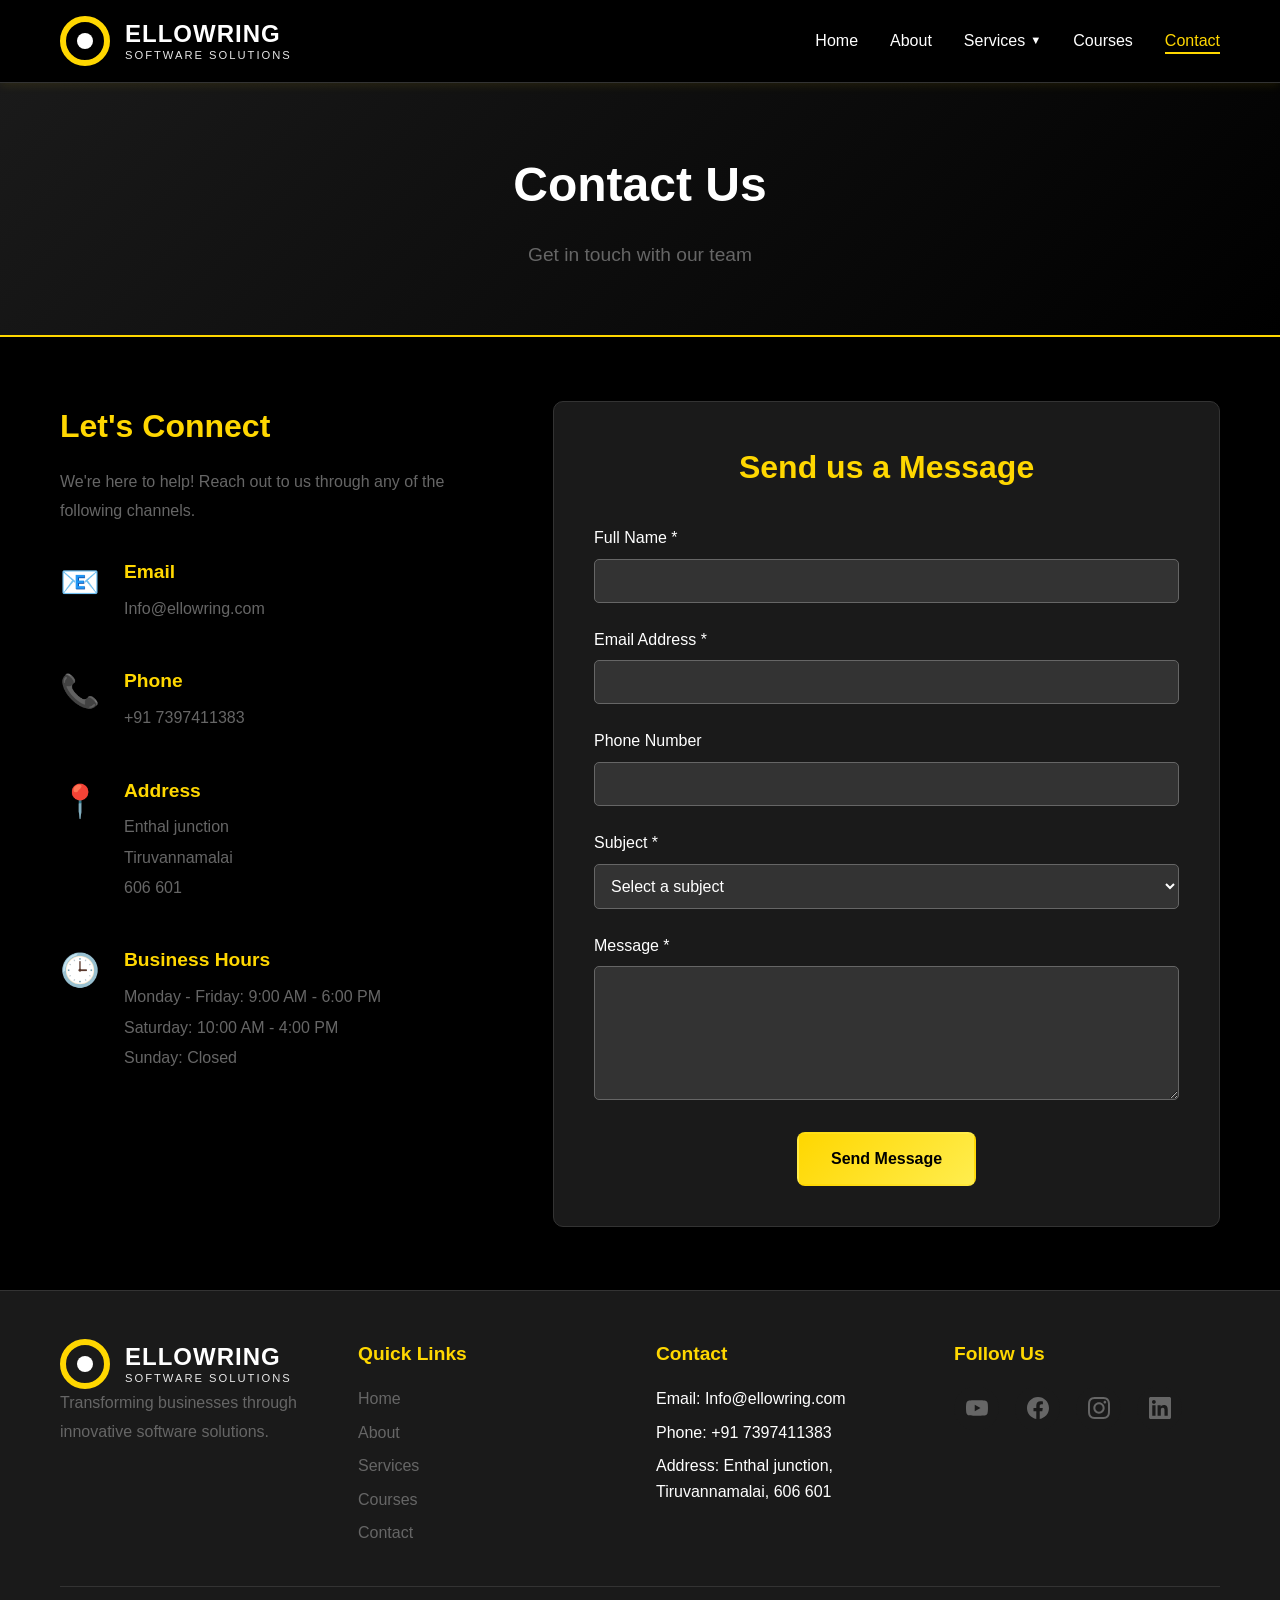
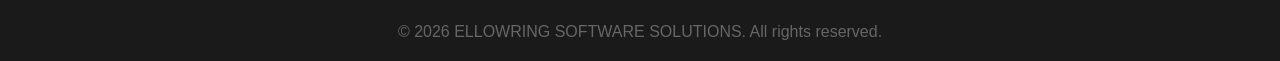
<file: contact.html>
<!DOCTYPE html>
<html lang="en">

<head>
    <meta charset="UTF-8">
    <meta name="viewport" content="width=device-width, initial-scale=1.0">
    <title>Contact - ELLOWRING SOFTWARE SOLUTIONS</title>
    <link rel="icon" type="image/svg+xml"
        href="data:image/svg+xml,%3Csvg xmlns='http://www.w3.org/2000/svg' viewBox='0 0 100 100'%3E%3Ccircle cx='50' cy='50' r='45' fill='none' stroke='%23FFD700' stroke-width='8'/%3E%3Ccircle cx='50' cy='50' r='12' fill='%23FFFFFF'/%3E%3C/svg%3E">
    <link rel="apple-touch-icon"
        href="data:image/svg+xml,%3Csvg xmlns='http://www.w3.org/2000/svg' viewBox='0 0 100 100'%3E%3Ccircle cx='50' cy='50' r='45' fill='none' stroke='%23FFD700' stroke-width='8'/%3E%3Ccircle cx='50' cy='50' r='12' fill='%23FFFFFF'/%3E%3C/svg%3E">
    <link rel="stylesheet" href="styles.css">
</head>

<body>
    <!-- Navigation -->
    <nav class="navbar">
        <div class="container">
            <div class="nav-wrapper">
                <div class="logo">
                    <div class="logo-icon">
                        <div class="logo-ring"></div>
                        <div class="logo-dot"></div>
                    </div>
                    <div class="logo-text">
                        <span class="logo-name">ELLOWRING</span>
                        <span class="logo-tagline">SOFTWARE SOLUTIONS</span>
                    </div>
                </div>
                <ul class="nav-menu" id="navMenu">
                    <li><a href="index.html">Home</a></li>
                    <li><a href="about.html">About</a></li>
                    <li class="dropdown">
                        <a href="services.html" class="dropdown-toggle">Services <span
                                class="dropdown-arrow">▼</span></a>
                        <ul class="dropdown-menu">
                            <li><a href="payroll-solution.html">Payroll Solution</a></li>
                            <li><a href="digital-marketing.html">Digital Marketing</a></li>
                            <li><a href="software-development.html">Software Development Services</a></li>
                        </ul>
                    </li>
                    <li><a href="courses.html">Courses</a></li>
                    <li><a href="contact.html" class="active">Contact</a></li>
                </ul>

                <div class="hamburger" id="hamburger">
                    <span></span>
                    <span></span>
                    <span></span>
                </div>
            </div>
        </div>
    </nav>

    <!-- Page Header -->
    <section class="page-header">
        <div class="container">
            <h1>Contact Us</h1>
            <p>Get in touch with our team</p>
        </div>
    </section>

    <!-- Contact Content -->
    <section class="contact-content">
        <div class="container">
            <div class="contact-wrapper">
                <div class="contact-info">
                    <h2>Let's Connect</h2>
                    <p>We're here to help! Reach out to us through any of the following channels.</p>

                    <div class="contact-item">
                        <div class="contact-icon">📧</div>
                        <div>
                            <h3>Email</h3>
                            <p><a href="mailto:Info@ellowring.com"
                                    style="color: var(--light-gray); text-decoration: none; transition: color 0.3s;">Info@ellowring.com</a>
                            </p>
                        </div>
                    </div>

                    <div class="contact-item">
                        <div class="contact-icon">📞</div>
                        <div>
                            <h3>Phone</h3>
                            <p><a href="tel:+917397411383"
                                    style="color: var(--light-gray); text-decoration: none; transition: color 0.3s;">+91
                                    7397411383</a></p>
                        </div>
                    </div>

                    <div class="contact-item">
                        <div class="contact-icon">📍</div>
                        <div>
                            <h3>Address</h3>
                            <p>Enthal junction</p>
                            <p>Tiruvannamalai</p>
                            <p>606 601</p>
                        </div>
                    </div>

                    <div class="contact-item">
                        <div class="contact-icon">🕒</div>
                        <div>
                            <h3>Business Hours</h3>
                            <p>Monday - Friday: 9:00 AM - 6:00 PM</p>
                            <p>Saturday: 10:00 AM - 4:00 PM</p>
                            <p>Sunday: Closed</p>
                        </div>
                    </div>
                </div>

                <div class="contact-form-wrapper">
                    <form class="contact-form" id="contactForm">
                        <h2>Send us a Message</h2>

                        <div class="form-group">
                            <label for="name">Full Name *</label>
                            <input type="text" id="name" name="name" required>
                        </div>

                        <div class="form-group">
                            <label for="email">Email Address *</label>
                            <input type="email" id="email" name="email" required>
                        </div>

                        <div class="form-group">
                            <label for="phone">Phone Number</label>
                            <input type="tel" id="phone" name="phone">
                        </div>

                        <div class="form-group">
                            <label for="subject">Subject *</label>
                            <select id="subject" name="subject" required>
                                <option value="">Select a subject</option>
                                <option value="services">Services Inquiry</option>
                                <option value="courses">Course Information</option>
                                <option value="support">Technical Support</option>
                                <option value="partnership">Partnership</option>
                                <option value="other">Other</option>
                            </select>
                        </div>

                        <div class="form-group">
                            <label for="message">Message *</label>
                            <textarea id="message" name="message" rows="6" required></textarea>
                        </div>

                        <button type="submit" class="btn btn-primary">Send Message</button>
                        <div class="form-message" id="formMessage"></div>
                    </form>
                </div>
            </div>
        </div>
    </section>

    <!-- Footer -->
    <footer class="footer">
        <div class="container">
            <div class="footer-content">
                <div class="footer-section">
                    <div class="logo">
                        <div class="logo-icon">
                            <div class="logo-ring"></div>
                            <div class="logo-dot"></div>
                        </div>
                        <div class="logo-text">
                            <span class="logo-name">ELLOWRING</span>
                            <span class="logo-tagline">SOFTWARE SOLUTIONS</span>
                        </div>
                    </div>
                    <p>Transforming businesses through innovative software solutions.</p>
                </div>
                <div class="footer-section">
                    <h4>Quick Links</h4>
                    <ul>
                        <li><a href="index.html">Home</a></li>
                        <li><a href="about.html">About</a></li>
                        <li><a href="services.html">Services</a></li>
                        <li><a href="courses.html">Courses</a></li>
                        <li><a href="contact.html">Contact</a></li>
                    </ul>
                </div>
                <div class="footer-section">
                    <h4>Contact</h4>
                    <ul>
                        <li>Email: Info@ellowring.com</li>
                        <li>Phone: +91 7397411383</li>
                        <li>Address: Enthal junction, Tiruvannamalai, 606 601</li>
                    </ul>
                </div>
                <div class="footer-section">
                    <h4>Follow Us</h4>
                    <div class="social-icons">
                        <a href="https://youtube.com/@ellowring?si=FWmBv9vpMWYJ-o67" target="_blank"
                            rel="noopener noreferrer" aria-label="YouTube">
                            <svg xmlns="http://www.w3.org/2000/svg" viewBox="0 0 24 24" fill="currentColor">
                                <path
                                    d="M23.498 6.186a3.016 3.016 0 0 0-2.122-2.136C19.505 3.545 12 3.545 12 3.545s-7.505 0-9.377.505A3.017 3.017 0 0 0 .502 6.186C0 8.07 0 12 0 12s0 3.93.502 5.814a3.016 3.016 0 0 0 2.122 2.136c1.871.505 9.376.505 9.376.505s7.505 0 9.377-.505a3.015 3.015 0 0 0 2.122-2.136C24 15.93 24 12 24 12s0-3.93-.502-5.814zM9.545 15.568V8.432L15.818 12l-6.273 3.568z" />
                            </svg>
                        </a>
                        <a href="https://www.facebook.com/share/17itfBP66S/" target="_blank" rel="noopener noreferrer"
                            aria-label="Facebook">
                            <svg xmlns="http://www.w3.org/2000/svg" viewBox="0 0 24 24" fill="currentColor">
                                <path
                                    d="M24 12.073c0-6.627-5.373-12-12-12s-12 5.373-12 12c0 5.99 4.388 10.954 10.125 11.854v-8.385H7.078v-3.47h3.047V9.43c0-3.007 1.792-4.669 4.533-4.669 1.312 0 2.686.235 2.686.235v2.953H15.83c-1.491 0-1.956.925-1.956 1.874v2.25h3.328l-.532 3.47h-2.796v8.385C19.612 23.027 24 18.062 24 12.073z" />
                            </svg>
                        </a>
                        <a href="https://www.instagram.com/ellowringsoftwaresolutions?igsh=Y29sdm04NjNkdWFm"
                            target="_blank" rel="noopener noreferrer" aria-label="Instagram">
                            <svg xmlns="http://www.w3.org/2000/svg" viewBox="0 0 24 24" fill="currentColor">
                                <path
                                    d="M12 2.163c3.204 0 3.584.012 4.85.07 3.252.148 4.771 1.691 4.919 4.919.058 1.265.069 1.645.069 4.849 0 3.205-.012 3.584-.069 4.849-.149 3.225-1.664 4.771-4.919 4.919-1.266.058-1.644.07-4.85.07-3.204 0-3.584-.012-4.849-.07-3.26-.149-4.771-1.699-4.919-4.92-.058-1.265-.07-1.644-.07-4.849 0-3.204.013-3.583.07-4.849.149-3.227 1.664-4.771 4.919-4.919 1.266-.057 1.645-.069 4.849-.069zm0-2.163c-3.259 0-3.667.014-4.947.072-4.358.2-6.78 2.618-6.98 6.98-.059 1.281-.073 1.689-.073 4.948 0 3.259.014 3.668.072 4.948.2 4.358 2.618 6.78 6.98 6.98 1.281.058 1.689.072 4.948.072 3.259 0 3.668-.014 4.948-.072 4.354-.2 6.782-2.618 6.979-6.98.059-1.28.073-1.689.073-4.948 0-3.259-.014-3.667-.072-4.947-.196-4.354-2.617-6.78-6.979-6.98-1.281-.059-1.69-.073-4.949-.073zm0 5.838c-3.403 0-6.162 2.759-6.162 6.162s2.759 6.163 6.162 6.163 6.162-2.759 6.162-6.163c0-3.403-2.759-6.162-6.162-6.162zm0 10.162c-2.209 0-4-1.79-4-4 0-2.209 1.791-4 4-4s4 1.791 4 4c0 2.21-1.791 4-4 4zm6.406-11.845c-.796 0-1.441.645-1.441 1.44s.645 1.44 1.441 1.44c.795 0 1.439-.645 1.439-1.44s-.644-1.44-1.439-1.44z" />
                            </svg>
                        </a>
                        <a href="https://www.linkedin.com/company/ellowring-software-solutions/" target="_blank"
                            rel="noopener noreferrer" aria-label="LinkedIn">
                            <svg xmlns="http://www.w3.org/2000/svg" viewBox="0 0 24 24" fill="currentColor">
                                <path
                                    d="M20.447 20.452h-3.554v-5.569c0-1.328-.027-3.037-1.852-3.037-1.853 0-2.136 1.445-2.136 2.939v5.667H9.351V9h3.414v1.561h.046c.477-.9 1.637-1.85 3.37-1.85 3.601 0 4.267 2.37 4.267 5.455v6.286zM5.337 7.433c-1.144 0-2.063-.926-2.063-2.065 0-1.138.92-2.063 2.063-2.063 1.14 0 2.064.925 2.064 2.063 0 1.139-.925 2.065-2.064 2.065zm1.782 13.019H3.555V9h3.564v11.452zM22.225 0H1.771C.792 0 0 .774 0 1.729v20.542C0 23.227.792 24 1.771 24h20.451C23.2 24 24 23.227 24 22.271V1.729C24 .774 23.2 0 22.222 0h.003z" />
                            </svg>
                        </a>
                    </div>
                </div>
            </div>
            <div class="footer-bottom">
                <p>&copy; 2026 ELLOWRING SOFTWARE SOLUTIONS. All rights reserved.</p>
            </div>
        </div>
    </footer>


    <script src="script.js"></script>
</body>

</html>
</file>
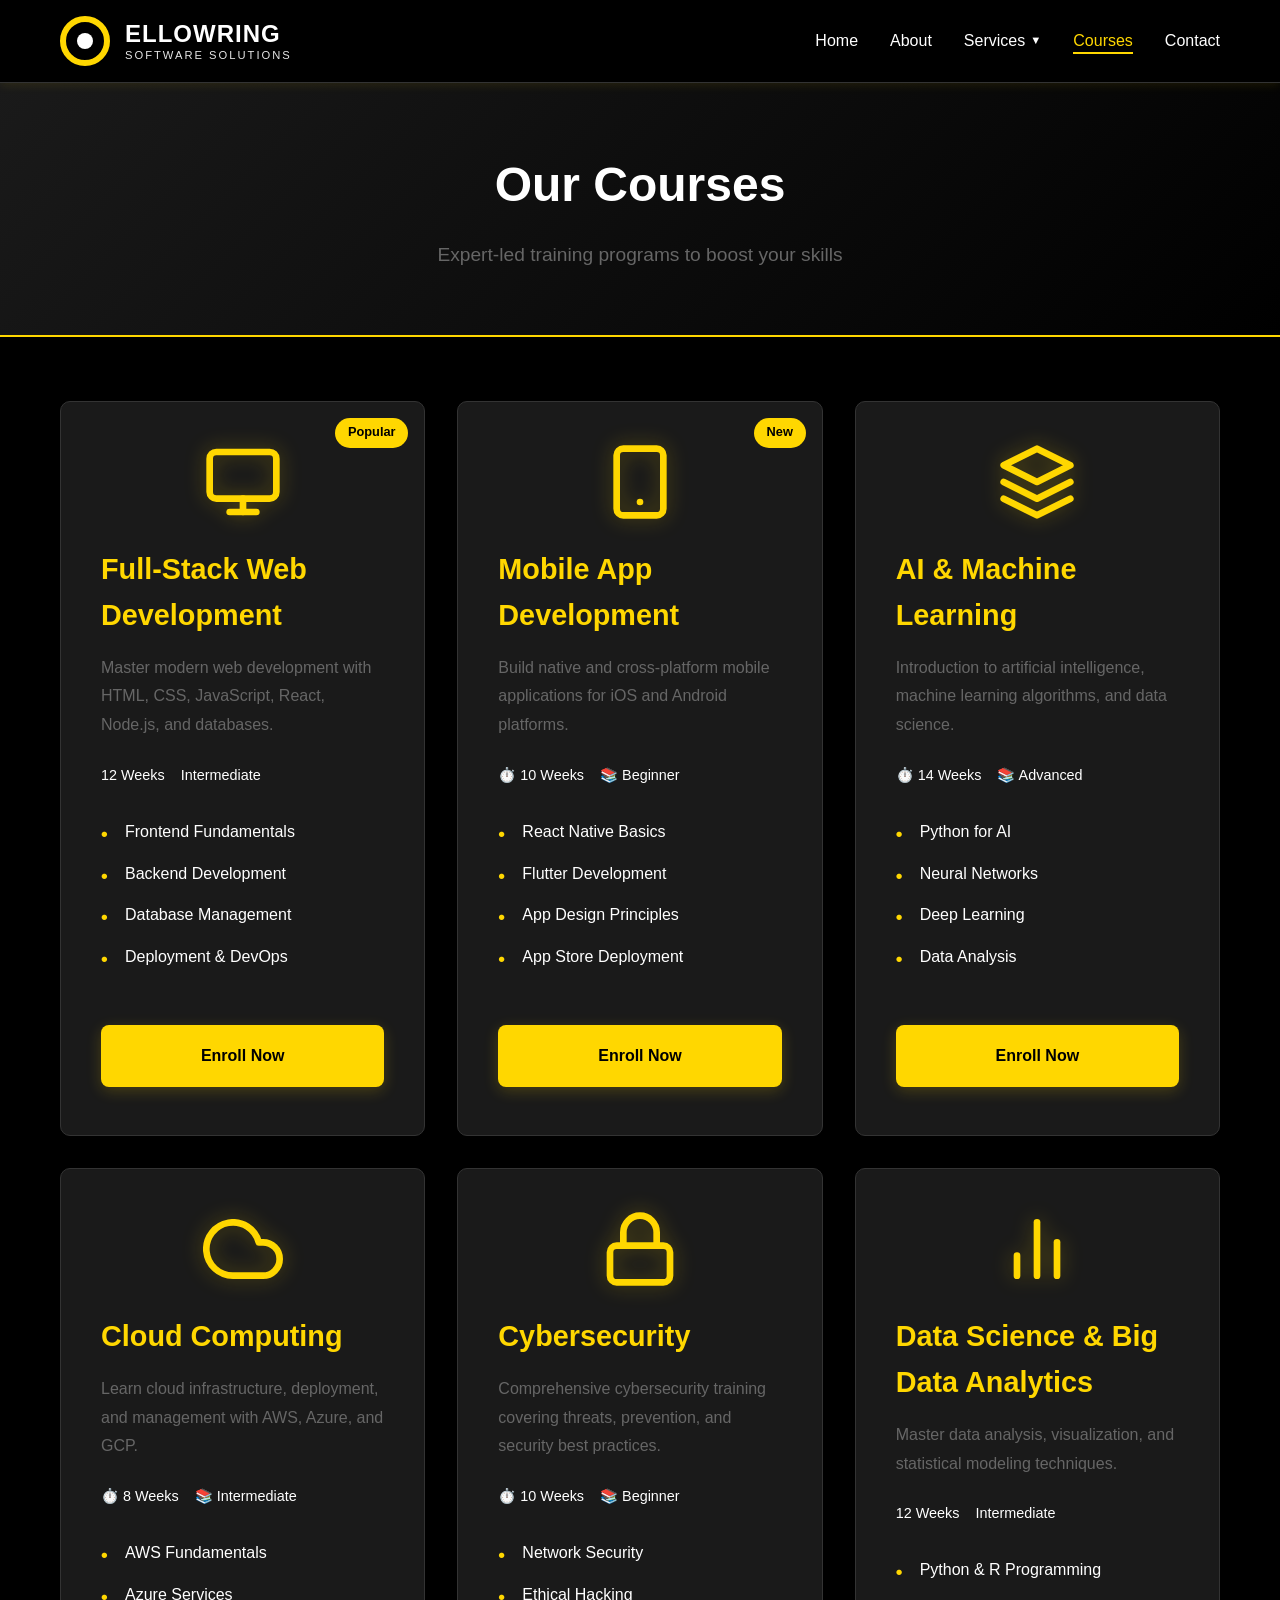
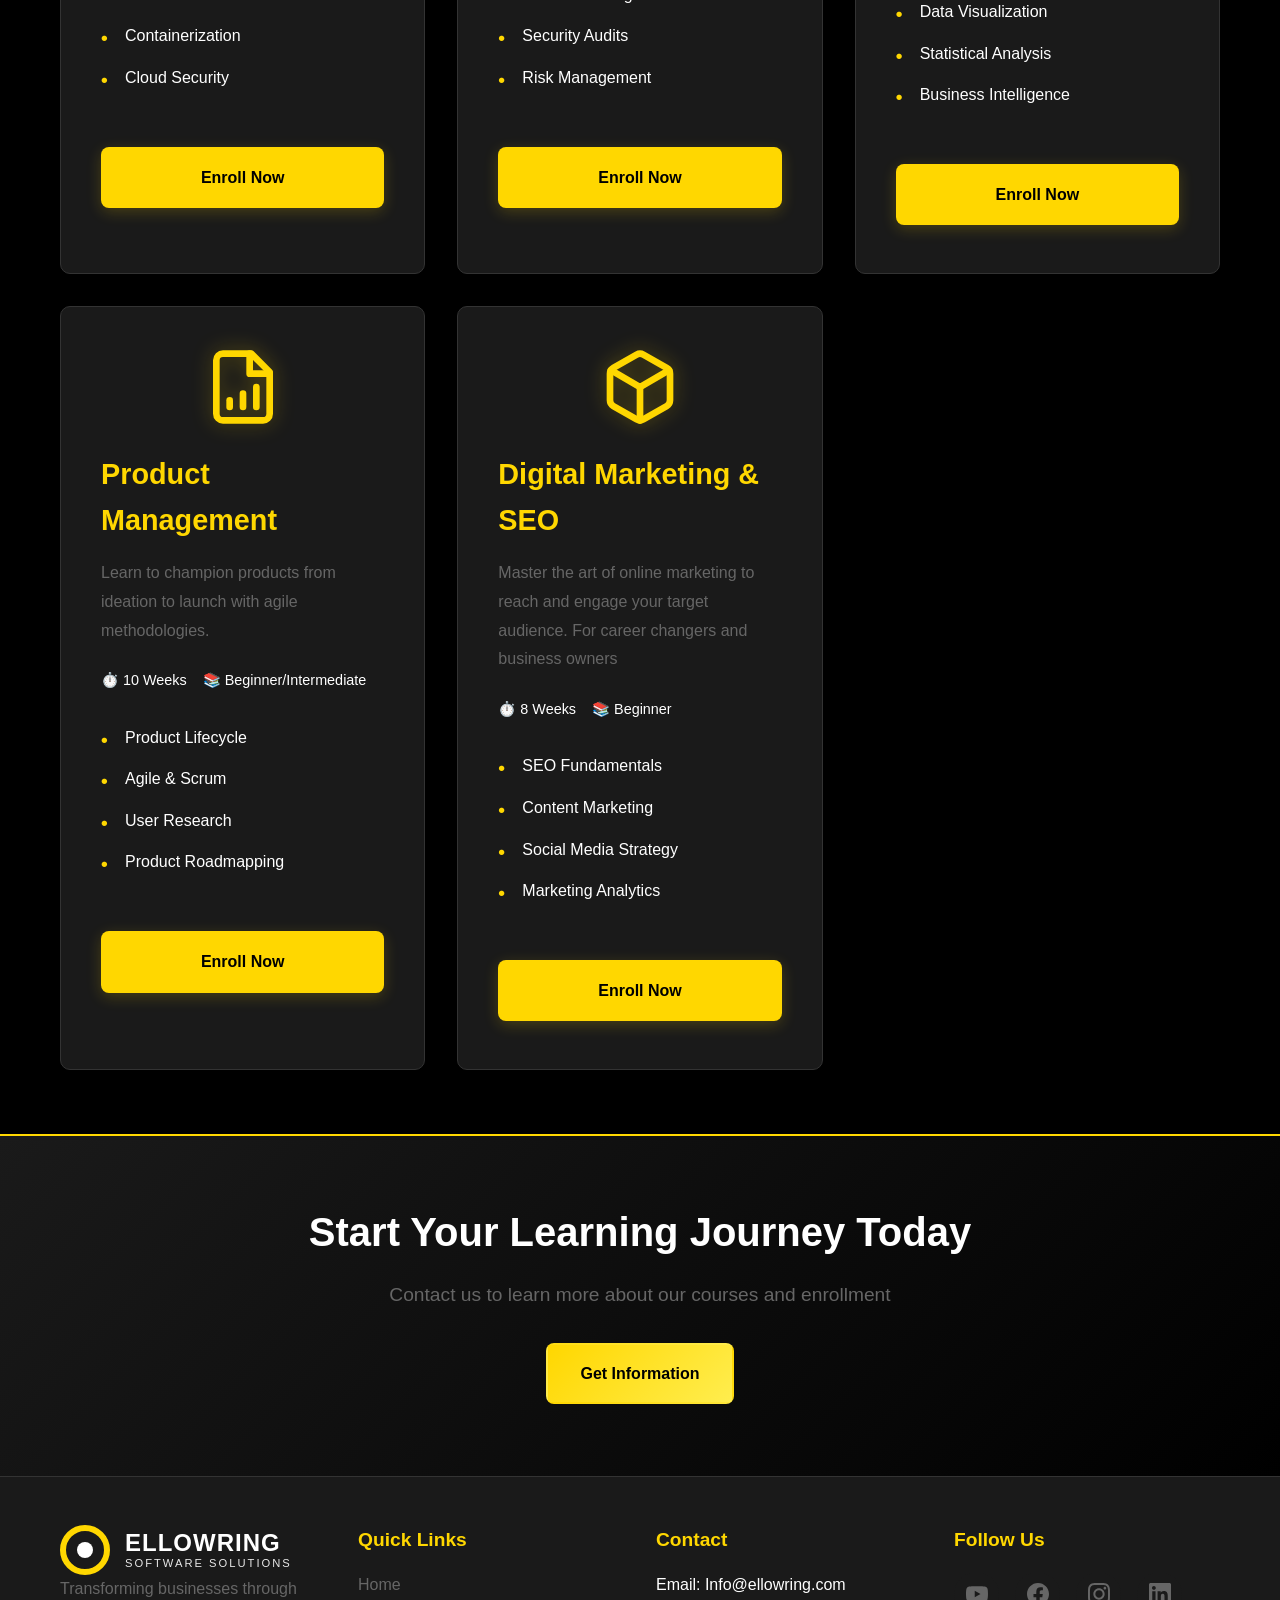
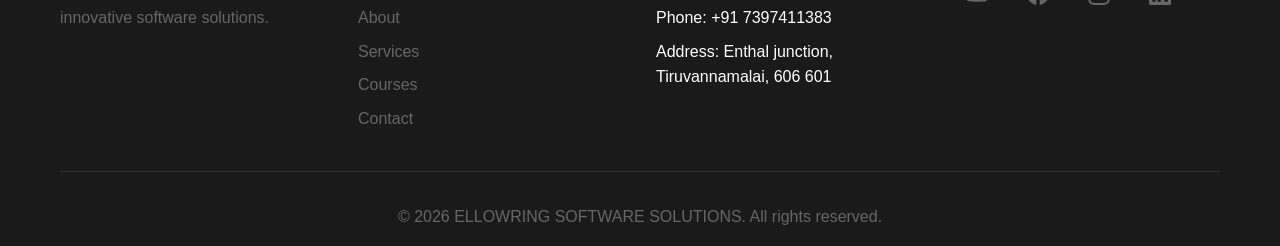
<file: courses.html>
<!DOCTYPE html>
<html lang="en">

<head>
    <meta charset="UTF-8">
    <meta name="viewport" content="width=device-width, initial-scale=1.0">
    <title>Courses - ELLOWRING SOFTWARE SOLUTIONS</title>
    <link rel="icon" type="image/svg+xml"
        href="data:image/svg+xml,%3Csvg xmlns='http://www.w3.org/2000/svg' viewBox='0 0 100 100'%3E%3Ccircle cx='50' cy='50' r='45' fill='none' stroke='%23FFD700' stroke-width='8'/%3E%3Ccircle cx='50' cy='50' r='12' fill='%23FFFFFF'/%3E%3C/svg%3E">
    <link rel="apple-touch-icon"
        href="data:image/svg+xml,%3Csvg xmlns='http://www.w3.org/2000/svg' viewBox='0 0 100 100'%3E%3Ccircle cx='50' cy='50' r='45' fill='none' stroke='%23FFD700' stroke-width='8'/%3E%3Ccircle cx='50' cy='50' r='12' fill='%23FFFFFF'/%3E%3C/svg%3E">
    <link rel="stylesheet" href="styles.css">
</head>

<body>
    <!-- Navigation -->
    <nav class="navbar">
        <div class="container">
            <div class="nav-wrapper">
                <div class="logo">
                    <div class="logo-icon">
                        <div class="logo-ring"></div>
                        <div class="logo-dot"></div>
                    </div>
                    <div class="logo-text">
                        <span class="logo-name">ELLOWRING</span>
                        <span class="logo-tagline">SOFTWARE SOLUTIONS</span>
                    </div>
                </div>
                <ul class="nav-menu" id="navMenu">
                    <li><a href="index.html">Home</a></li>
                    <li><a href="about.html">About</a></li>
                    <li class="dropdown">
                        <a href="services.html" class="dropdown-toggle">Services <span
                                class="dropdown-arrow">▼</span></a>
                        <ul class="dropdown-menu">
                            <li><a href="payroll-solution.html">Payroll Solution</a></li>
                            <li><a href="digital-marketing.html">Digital Marketing</a></li>
                            <li><a href="software-development.html">Software Development Services</a></li>
                        </ul>
                    </li>
                    <li><a href="courses.html" class="active">Courses</a></li>
                    <li><a href="contact.html">Contact</a></li>
                </ul>

                <div class="hamburger" id="hamburger">
                    <span></span>
                    <span></span>
                    <span></span>
                </div>
            </div>
        </div>
    </nav>

    <!-- Page Header -->
    <section class="page-header">
        <div class="container">
            <h1>Our Courses</h1>
            <p>Expert-led training programs to boost your skills</p>
        </div>
    </section>

    <!-- Courses Content -->
    <section class="courses-content">
        <div class="container">
            <div class="courses-grid">
                <div class="course-card">
                    <div class="course-badge">Popular</div>
                    <div class="course-icon">
                        <svg xmlns="http://www.w3.org/2000/svg" viewBox="0 0 24 24" fill="none" stroke="currentColor"
                            stroke-width="2" stroke-linecap="round" stroke-linejoin="round">
                            <rect x="2" y="3" width="20" height="14" rx="2" ry="2" />
                            <line x1="8" y1="21" x2="16" y2="21" />
                            <line x1="12" y1="17" x2="12" y2="21" />
                        </svg>
                    </div>
                    <h3>Full-Stack Web Development</h3>
                    <p class="course-description">Master modern web development with HTML, CSS, JavaScript, React,
                        Node.js, and databases.</p>
                    <div class="course-info">
                        <span class="course-duration">12 Weeks</span>
                        <span class="course-level">Intermediate</span>
                    </div>
                    <ul class="course-topics">
                        <li>Frontend Fundamentals</li>
                        <li>Backend Development</li>
                        <li>Database Management</li>
                        <li>Deployment & DevOps</li>
                    </ul>
                    <a href="contact.html" class="btn btn-course">Enroll Now</a>
                </div>

                <div class="course-card">
                    <div class="course-badge">New</div>
                    <div class="course-icon">
                        <svg xmlns="http://www.w3.org/2000/svg" viewBox="0 0 24 24" fill="none" stroke="currentColor"
                            stroke-width="2" stroke-linecap="round" stroke-linejoin="round">
                            <rect x="5" y="2" width="14" height="20" rx="2" ry="2" />
                            <line x1="12" y1="18" x2="12" y2="18" />
                        </svg>
                    </div>
                    <h3>Mobile App Development</h3>
                    <p class="course-description">Build native and cross-platform mobile applications for iOS and
                        Android platforms.</p>
                    <div class="course-info">
                        <span class="course-duration">⏱️ 10 Weeks</span>
                        <span class="course-level">📚 Beginner</span>
                    </div>
                    <ul class="course-topics">
                        <li>React Native Basics</li>
                        <li>Flutter Development</li>
                        <li>App Design Principles</li>
                        <li>App Store Deployment</li>
                    </ul>
                    <a href="contact.html" class="btn btn-course">Enroll Now</a>
                </div>

                <div class="course-card">
                    <div class="course-icon">
                        <svg xmlns="http://www.w3.org/2000/svg" viewBox="0 0 24 24" fill="none" stroke="currentColor"
                            stroke-width="2" stroke-linecap="round" stroke-linejoin="round">
                            <path d="M12 2L2 7l10 5 10-5-10-5z" />
                            <path d="M2 17l10 5 10-5" />
                            <path d="M2 12l10 5 10-5" />
                        </svg>
                    </div>
                    <h3>AI & Machine Learning</h3>
                    <p class="course-description">Introduction to artificial intelligence, machine learning algorithms,
                        and data science.</p>
                    <div class="course-info">
                        <span class="course-duration">⏱️ 14 Weeks</span>
                        <span class="course-level">📚 Advanced</span>
                    </div>
                    <ul class="course-topics">
                        <li>Python for AI</li>
                        <li>Neural Networks</li>
                        <li>Deep Learning</li>
                        <li>Data Analysis</li>
                    </ul>
                    <a href="contact.html" class="btn btn-course">Enroll Now</a>
                </div>

                <div class="course-card">
                    <div class="course-icon">
                        <svg xmlns="http://www.w3.org/2000/svg" viewBox="0 0 24 24" fill="none" stroke="currentColor"
                            stroke-width="2" stroke-linecap="round" stroke-linejoin="round">
                            <path d="M18 10h-1.26A8 8 0 1 0 9 20h9a5 5 0 0 0 0-10z" />
                        </svg>
                    </div>
                    <h3>Cloud Computing</h3>
                    <p class="course-description">Learn cloud infrastructure, deployment, and management with AWS,
                        Azure, and GCP.</p>
                    <div class="course-info">
                        <span class="course-duration">⏱️ 8 Weeks</span>
                        <span class="course-level">📚 Intermediate</span>
                    </div>
                    <ul class="course-topics">
                        <li>AWS Fundamentals</li>
                        <li>Azure Services</li>
                        <li>Containerization</li>
                        <li>Cloud Security</li>
                    </ul>
                    <a href="contact.html" class="btn btn-course">Enroll Now</a>
                </div>

                <div class="course-card">
                    <div class="course-icon">
                        <svg xmlns="http://www.w3.org/2000/svg" viewBox="0 0 24 24" fill="none" stroke="currentColor"
                            stroke-width="2" stroke-linecap="round" stroke-linejoin="round">
                            <rect x="3" y="11" width="18" height="11" rx="2" ry="2" />
                            <path d="M7 11V7a5 5 0 0 1 10 0v4" />
                        </svg>
                    </div>
                    <h3>Cybersecurity </h3>
                    <p class="course-description">Comprehensive cybersecurity training covering threats, prevention, and
                        security best practices.</p>
                    <div class="course-info">
                        <span class="course-duration">⏱️ 10 Weeks</span>
                        <span class="course-level">📚 Beginner</span>
                    </div>
                    <ul class="course-topics">
                        <li>Network Security</li>
                        <li>Ethical Hacking</li>
                        <li>Security Audits</li>
                        <li>Risk Management</li>
                    </ul>
                    <a href="contact.html" class="btn btn-course">Enroll Now</a>
                </div>

                <div class="course-card">
                    <div class="course-icon">
                        <svg xmlns="http://www.w3.org/2000/svg" viewBox="0 0 24 24" fill="none" stroke="currentColor"
                            stroke-width="2" stroke-linecap="round" stroke-linejoin="round">
                            <line x1="18" y1="20" x2="18" y2="10" />
                            <line x1="12" y1="20" x2="12" y2="4" />
                            <line x1="6" y1="20" x2="6" y2="14" />
                        </svg>
                    </div>
                    <h3>Data Science & Big Data Analytics</h3>
                    <p class="course-description">Master data analysis, visualization, and statistical modeling
                        techniques.</p>
                    <div class="course-info">
                        <span class="course-duration">12 Weeks</span>
                        <span class="course-level">Intermediate</span>
                    </div>
                    <ul class="course-topics">
                        <li>Python & R Programming</li>
                        <li>Data Visualization</li>
                        <li>Statistical Analysis</li>
                        <li>Business Intelligence</li>
                    </ul>
                    <a href="contact.html" class="btn btn-course">Enroll Now</a>
                </div>
                <div class="course-card">
                    <div class="course-icon">
                        <svg xmlns="http://www.w3.org/2000/svg" viewBox="0 0 24 24" fill="none" stroke="currentColor"
                            stroke-width="2" stroke-linecap="round" stroke-linejoin="round">
                            <path d="M14.5 2H6a2 2 0 0 0-2 2v16a2 2 0 0 0 2 2h12a2 2 0 0 0 2-2V7.5L14.5 2z" />
                            <polyline points="14 2 14 8 20 8" />
                            <path d="M12 18v-4" />
                            <path d="M8 18v-2" />
                            <path d="M16 18v-6" />
                        </svg>
                    </div>
                    <h3>Product Management</h3>
                    <p class="course-description">Learn to champion products from ideation to launch with agile
                        methodologies.</p>
                    <div class="course-info">
                        <span class="course-duration">⏱️ 10 Weeks</span>
                        <span class="course-level">📚 Beginner/Intermediate</span>
                    </div>
                    <ul class="course-topics">
                        <li>Product Lifecycle</li>
                        <li>Agile & Scrum</li>
                        <li>User Research</li>
                        <li>Product Roadmapping</li>
                    </ul>
                    <a href="contact.html" class="btn btn-course">Enroll Now</a>
                </div>

                <div class="course-card">
                    <div class="course-icon">
                        <svg xmlns="http://www.w3.org/2000/svg" viewBox="0 0 24 24" fill="none" stroke="currentColor"
                            stroke-width="2" stroke-linecap="round" stroke-linejoin="round">
                            <path
                                d="M21 16V8a2 2 0 0 0-1-1.73l-7-4a2 2 0 0 0-2 0l-7 4A2 2 0 0 0 3 8v8a2 2 0 0 0 1 1.73l7 4a2 2 0 0 0 2 0l7-4A2 2 0 0 0 21 16z" />
                            <polyline points="3.27 6.96 12 12.01 20.73 6.96" />
                            <line x1="12" y1="22.08" x2="12" y2="12" />
                        </svg>
                    </div>
                    <h3>Digital Marketing & SEO</h3>
                    <p class="course-description">Master the art of online marketing to reach and engage your target
                        audience. For career changers and business owners</p>
                    <div class="course-info">
                        <span class="course-duration">⏱️ 8 Weeks</span>
                        <span class="course-level">📚 Beginner</span>
                    </div>
                    <ul class="course-topics">
                        <li>SEO Fundamentals</li>
                        <li>Content Marketing</li>
                        <li>Social Media Strategy</li>
                        <li>Marketing Analytics</li>
                    </ul>
                    <a href="contact.html" class="btn btn-course">Enroll Now</a>
                </div>
            </div>
        </div>
    </section>

    <!-- CTA Section -->
    <section class="cta">
        <div class="container">
            <h2>Start Your Learning Journey Today</h2>
            <p>Contact us to learn more about our courses and enrollment</p>
            <a href="contact.html" class="btn btn-primary">Get Information</a>
        </div>
    </section>

    <!-- Footer -->
    <footer class="footer">
        <div class="container">
            <div class="footer-content">
                <div class="footer-section">
                    <div class="logo">
                        <div class="logo-icon">
                            <div class="logo-ring"></div>
                            <div class="logo-dot"></div>
                        </div>
                        <div class="logo-text">
                            <span class="logo-name">ELLOWRING</span>
                            <span class="logo-tagline">SOFTWARE SOLUTIONS</span>
                        </div>
                    </div>
                    <p>Transforming businesses through innovative software solutions.</p>
                </div>
                <div class="footer-section">
                    <h4>Quick Links</h4>
                    <ul>
                        <li><a href="index.html">Home</a></li>
                        <li><a href="about.html">About</a></li>
                        <li><a href="services.html">Services</a></li>
                        <li><a href="courses.html">Courses</a></li>
                        <li><a href="contact.html">Contact</a></li>
                    </ul>
                </div>
                <div class="footer-section">
                    <h4>Contact</h4>
                    <ul>
                        <li>Email: Info@ellowring.com</li>
                        <li>Phone: +91 7397411383</li>
                        <li>Address: Enthal junction, Tiruvannamalai, 606 601</li>
                    </ul>
                </div>
                <div class="footer-section">
                    <h4>Follow Us</h4>
                    <div class="social-icons">
                        <a href="https://youtube.com/@ellowring?si=FWmBv9vpMWYJ-o67" target="_blank"
                            rel="noopener noreferrer" aria-label="YouTube">
                            <svg xmlns="http://www.w3.org/2000/svg" viewBox="0 0 24 24" fill="currentColor">
                                <path
                                    d="M23.498 6.186a3.016 3.016 0 0 0-2.122-2.136C19.505 3.545 12 3.545 12 3.545s-7.505 0-9.377.505A3.017 3.017 0 0 0 .502 6.186C0 8.07 0 12 0 12s0 3.93.502 5.814a3.016 3.016 0 0 0 2.122 2.136c1.871.505 9.376.505 9.376.505s7.505 0 9.377-.505a3.015 3.015 0 0 0 2.122-2.136C24 15.93 24 12 24 12s0-3.93-.502-5.814zM9.545 15.568V8.432L15.818 12l-6.273 3.568z" />
                            </svg>
                        </a>
                        <a href="https://www.facebook.com/share/17itfBP66S/" target="_blank" rel="noopener noreferrer"
                            aria-label="Facebook">
                            <svg xmlns="http://www.w3.org/2000/svg" viewBox="0 0 24 24" fill="currentColor">
                                <path
                                    d="M24 12.073c0-6.627-5.373-12-12-12s-12 5.373-12 12c0 5.99 4.388 10.954 10.125 11.854v-8.385H7.078v-3.47h3.047V9.43c0-3.007 1.792-4.669 4.533-4.669 1.312 0 2.686.235 2.686.235v2.953H15.83c-1.491 0-1.956.925-1.956 1.874v2.25h3.328l-.532 3.47h-2.796v8.385C19.612 23.027 24 18.062 24 12.073z" />
                            </svg>
                        </a>
                        <a href="https://www.instagram.com/ellowringsoftwaresolutions?igsh=Y29sdm04NjNkdWFm"
                            target="_blank" rel="noopener noreferrer" aria-label="Instagram">
                            <svg xmlns="http://www.w3.org/2000/svg" viewBox="0 0 24 24" fill="currentColor">
                                <path
                                    d="M12 2.163c3.204 0 3.584.012 4.85.07 3.252.148 4.771 1.691 4.919 4.919.058 1.265.069 1.645.069 4.849 0 3.205-.012 3.584-.069 4.849-.149 3.225-1.664 4.771-4.919 4.919-1.266.058-1.644.07-4.85.07-3.204 0-3.584-.012-4.849-.07-3.26-.149-4.771-1.699-4.919-4.92-.058-1.265-.07-1.644-.07-4.849 0-3.204.013-3.583.07-4.849.149-3.227 1.664-4.771 4.919-4.919 1.266-.057 1.645-.069 4.849-.069zm0-2.163c-3.259 0-3.667.014-4.947.072-4.358.2-6.78 2.618-6.98 6.98-.059 1.281-.073 1.689-.073 4.948 0 3.259.014 3.668.072 4.948.2 4.358 2.618 6.78 6.98 6.98 1.281.058 1.689.072 4.948.072 3.259 0 3.668-.014 4.948-.072 4.354-.2 6.782-2.618 6.979-6.98.059-1.28.073-1.689.073-4.948 0-3.259-.014-3.667-.072-4.947-.196-4.354-2.617-6.78-6.979-6.98-1.281-.059-1.69-.073-4.949-.073zm0 5.838c-3.403 0-6.162 2.759-6.162 6.162s2.759 6.163 6.162 6.163 6.162-2.759 6.162-6.163c0-3.403-2.759-6.162-6.162-6.162zm0 10.162c-2.209 0-4-1.79-4-4 0-2.209 1.791-4 4-4s4 1.791 4 4c0 2.21-1.791 4-4 4zm6.406-11.845c-.796 0-1.441.645-1.441 1.44s.645 1.44 1.441 1.44c.795 0 1.439-.645 1.439-1.44s-.644-1.44-1.439-1.44z" />
                            </svg>
                        </a>
                        <a href="https://www.linkedin.com/company/ellowring-software-solutions/" target="_blank"
                            rel="noopener noreferrer" aria-label="LinkedIn">
                            <svg xmlns="http://www.w3.org/2000/svg" viewBox="0 0 24 24" fill="currentColor">
                                <path
                                    d="M20.447 20.452h-3.554v-5.569c0-1.328-.027-3.037-1.852-3.037-1.853 0-2.136 1.445-2.136 2.939v5.667H9.351V9h3.414v1.561h.046c.477-.9 1.637-1.85 3.37-1.85 3.601 0 4.267 2.37 4.267 5.455v6.286zM5.337 7.433c-1.144 0-2.063-.926-2.063-2.065 0-1.138.92-2.063 2.063-2.063 1.14 0 2.064.925 2.064 2.063 0 1.139-.925 2.065-2.064 2.065zm1.782 13.019H3.555V9h3.564v11.452zM22.225 0H1.771C.792 0 0 .774 0 1.729v20.542C0 23.227.792 24 1.771 24h20.451C23.2 24 24 23.227 24 22.271V1.729C24 .774 23.2 0 22.222 0h.003z" />
                            </svg>
                        </a>
                    </div>
                </div>
            </div>
            <div class="footer-bottom">
                <p>&copy; 2026 ELLOWRING SOFTWARE SOLUTIONS. All rights reserved.</p>
            </div>
        </div>
    </footer>



    <script src="script.js"></script>
</body>

</html>
</file>
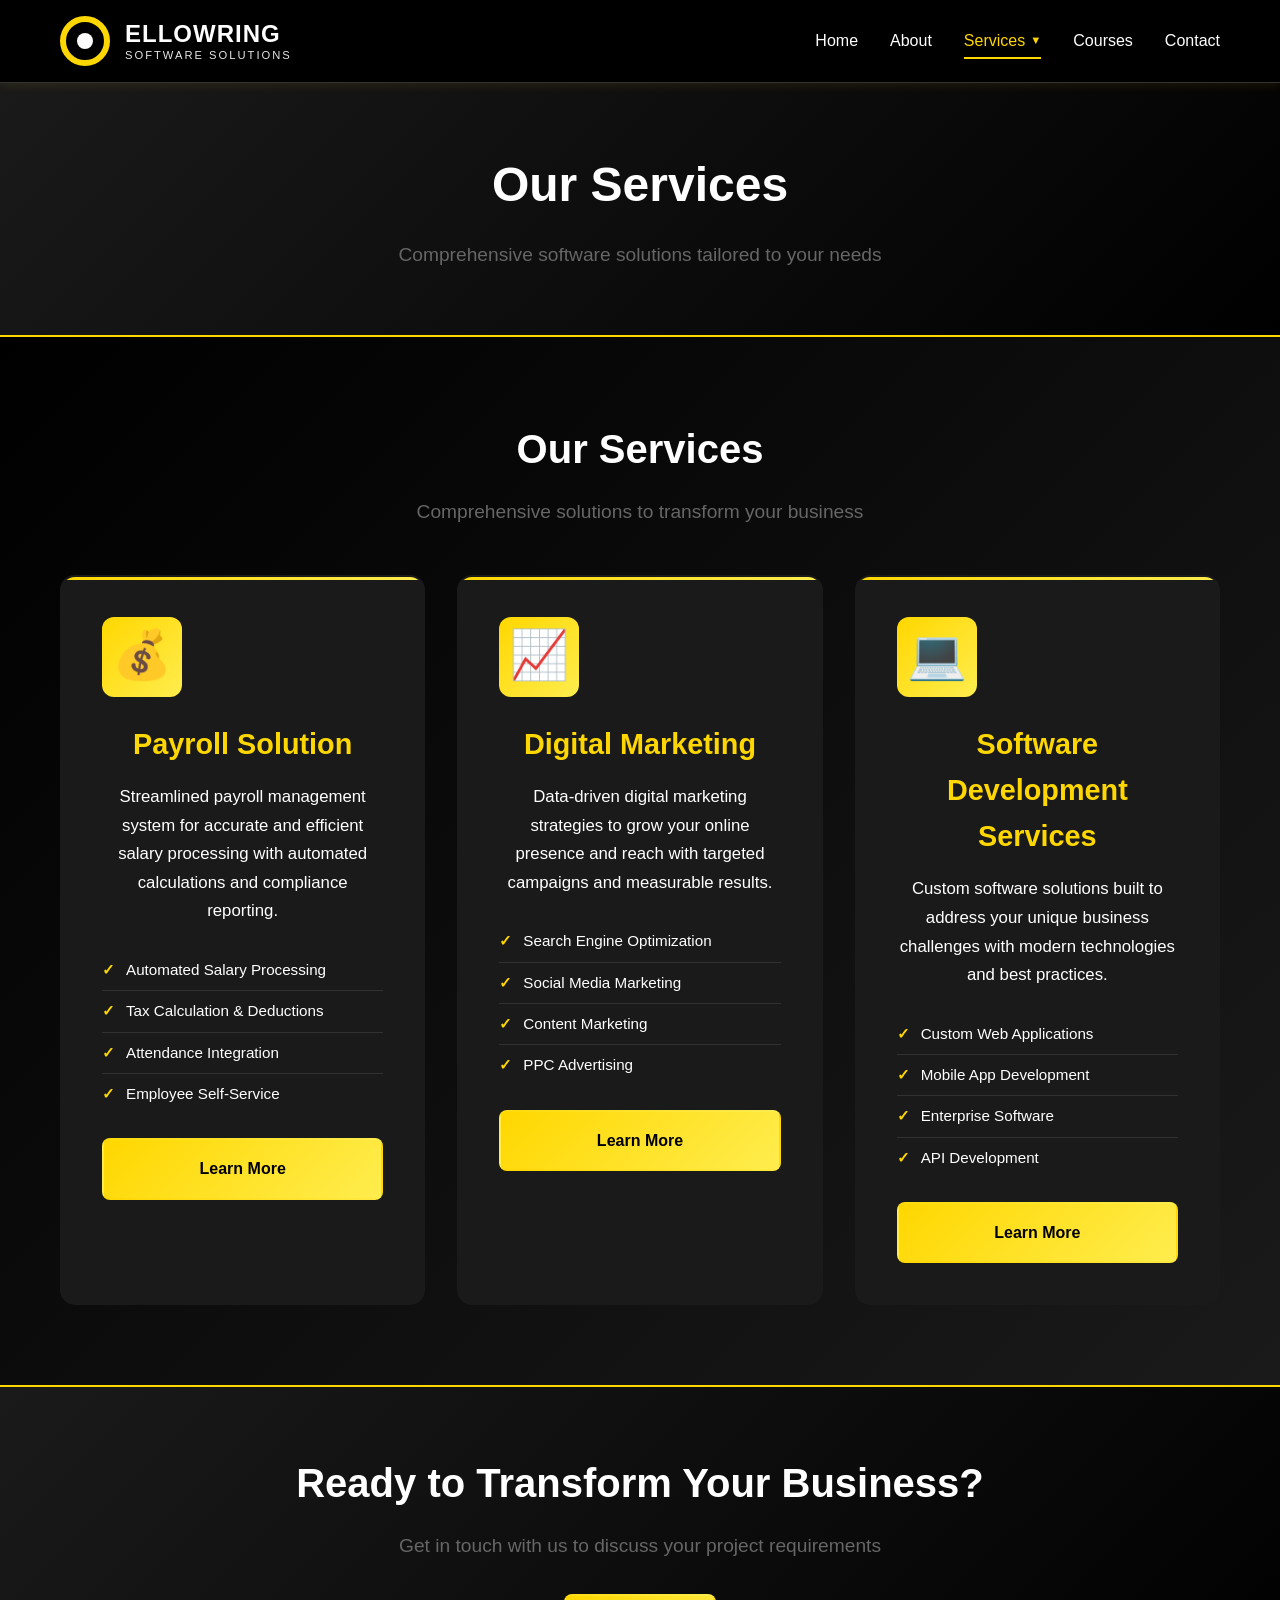
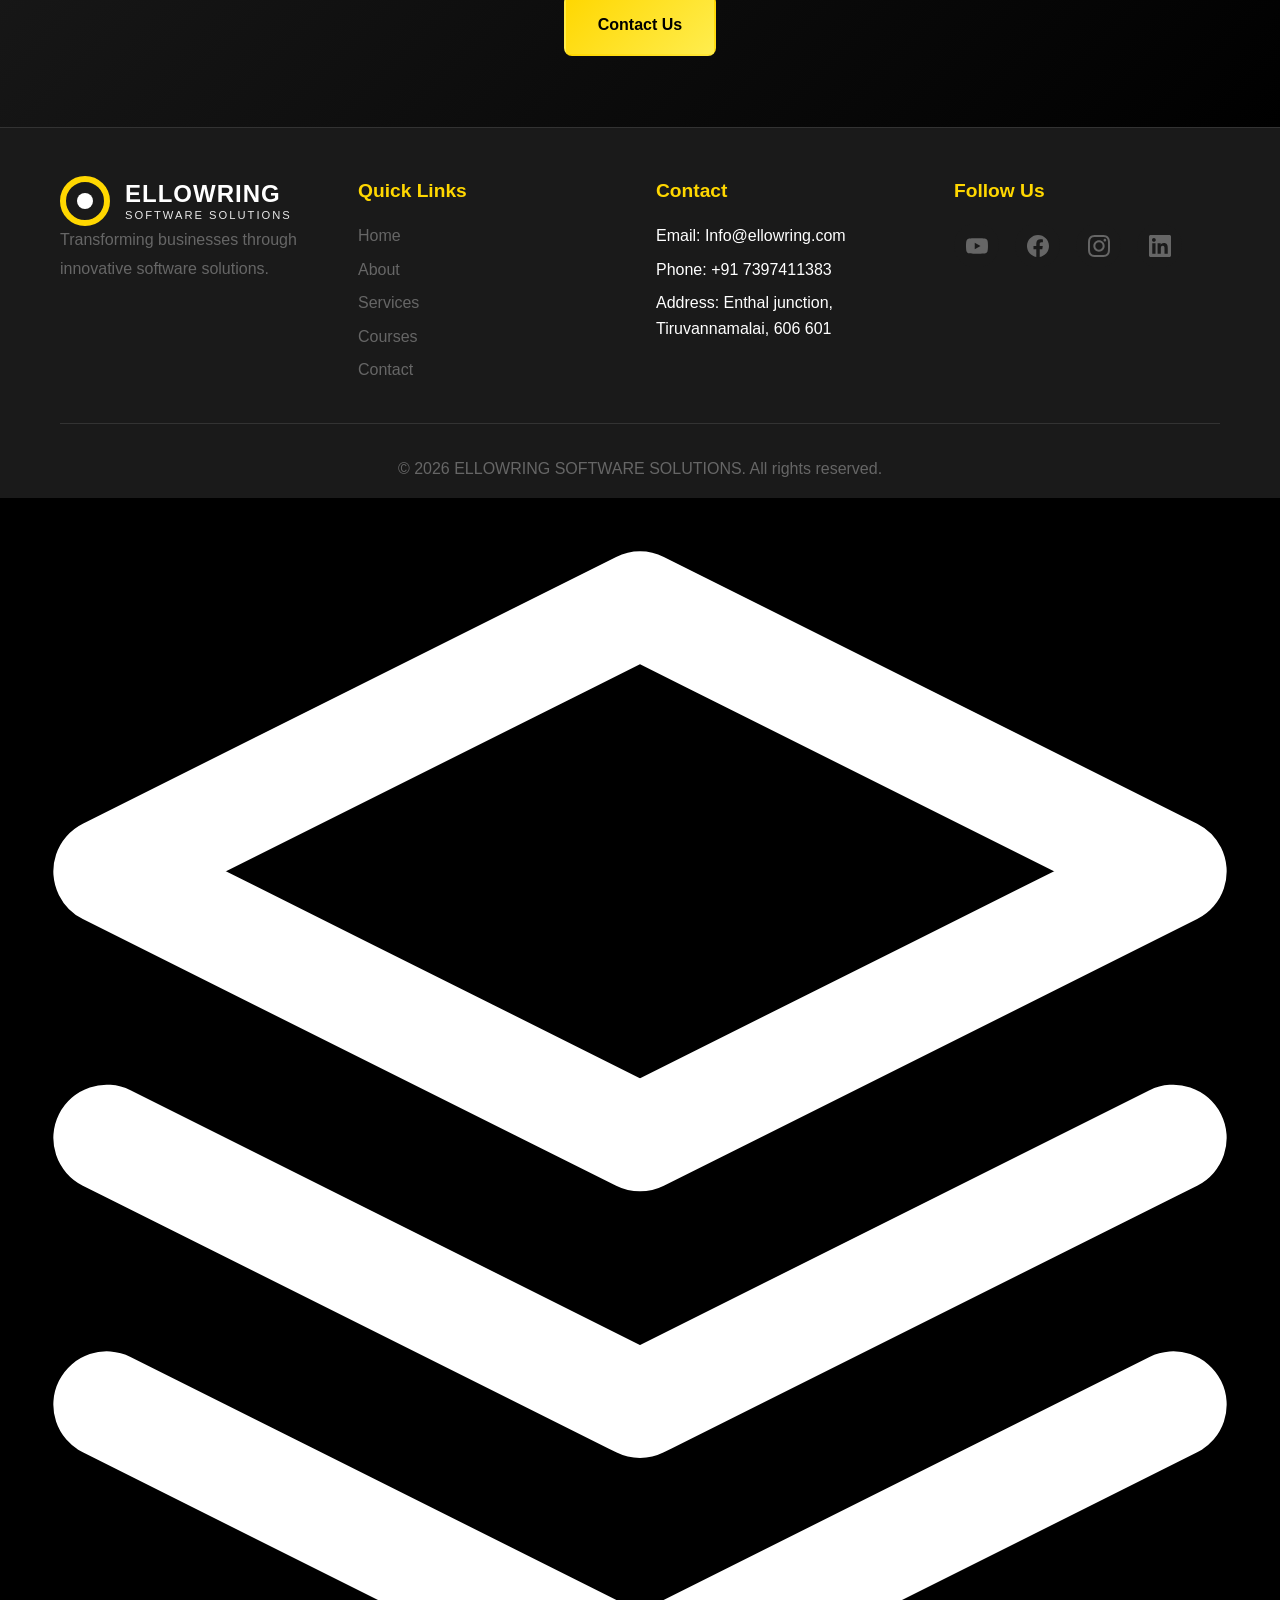
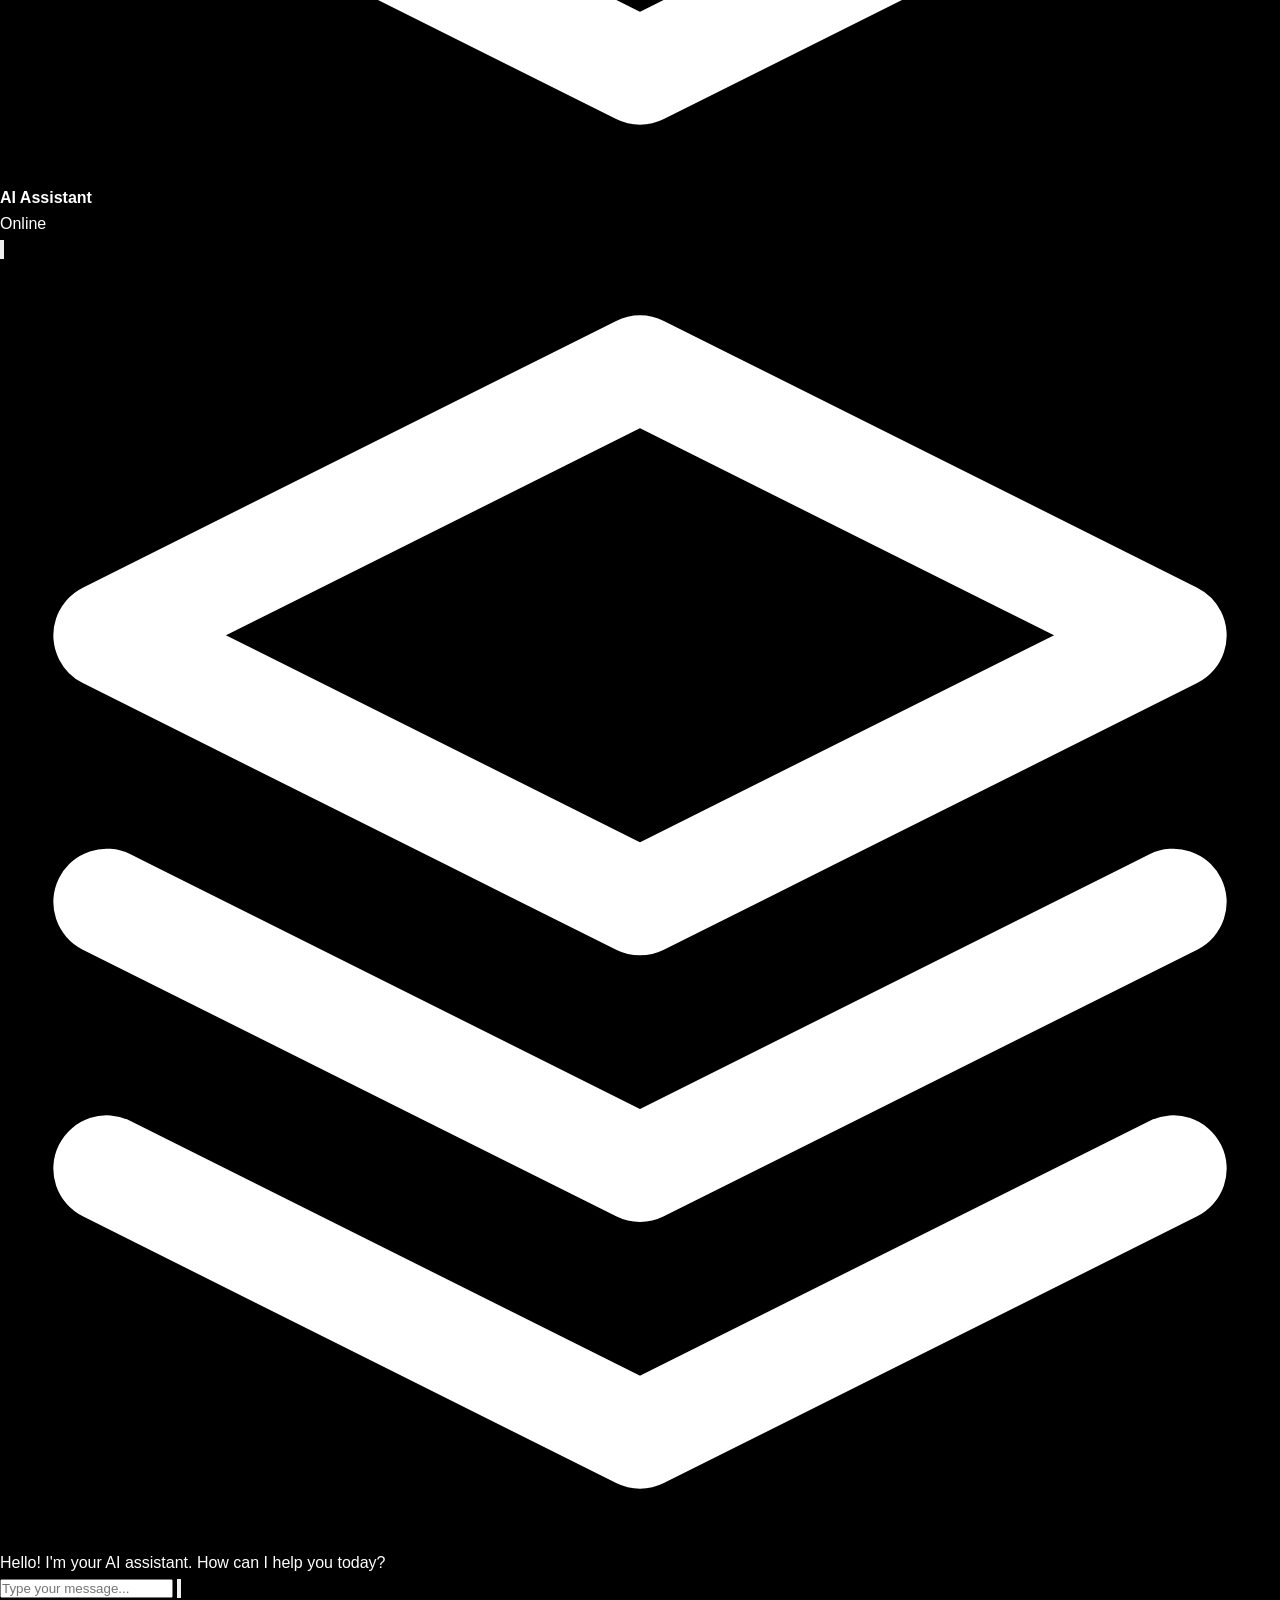
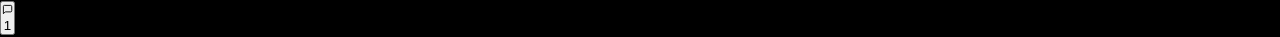
<file: services.html>
<!DOCTYPE html>
<html lang="en">

<head>
    <meta charset="UTF-8">
    <meta name="viewport" content="width=device-width, initial-scale=1.0">
    <title>Services - ELLOWRING SOFTWARE SOLUTIONS</title>
    <link rel="icon" type="image/svg+xml"
        href="data:image/svg+xml,%3Csvg xmlns='http://www.w3.org/2000/svg' viewBox='0 0 100 100'%3E%3Ccircle cx='50' cy='50' r='45' fill='none' stroke='%23FFD700' stroke-width='8'/%3E%3Ccircle cx='50' cy='50' r='12' fill='%23FFFFFF'/%3E%3C/svg%3E">
    <link rel="apple-touch-icon"
        href="data:image/svg+xml,%3Csvg xmlns='http://www.w3.org/2000/svg' viewBox='0 0 100 100'%3E%3Ccircle cx='50' cy='50' r='45' fill='none' stroke='%23FFD700' stroke-width='8'/%3E%3Ccircle cx='50' cy='50' r='12' fill='%23FFFFFF'/%3E%3C/svg%3E">
    <link rel="stylesheet" href="styles.css">
</head>

<body>
    <!-- Navigation -->
    <nav class="navbar">
        <div class="container">
            <div class="nav-wrapper">
                <div class="logo">
                    <div class="logo-icon">
                        <div class="logo-ring"></div>
                        <div class="logo-dot"></div>
                    </div>
                    <div class="logo-text">
                        <span class="logo-name">ELLOWRING</span>
                        <span class="logo-tagline">SOFTWARE SOLUTIONS</span>
                    </div>
                </div>
                <ul class="nav-menu" id="navMenu">
                    <li><a href="index.html">Home</a></li>
                    <li><a href="about.html">About</a></li>
                    <li class="dropdown">
                        <a href="services.html" class="dropdown-toggle active">Services <span
                                class="dropdown-arrow">▼</span></a>
                        <ul class="dropdown-menu">
                            <li><a href="payroll-solution.html">Payroll Solution</a></li>
                            <li><a href="digital-marketing.html">Digital Marketing</a></li>
                            <li><a href="software-development.html">Software Development Services</a></li>
                        </ul>
                    </li>
                    <li><a href="courses.html">Courses</a></li>
                    <li><a href="contact.html">Contact</a></li>
                </ul>

                <div class="hamburger" id="hamburger">
                    <span></span>
                    <span></span>
                    <span></span>
                </div>
            </div>
        </div>
    </nav>

    <!-- Page Header -->
    <section class="page-header">
        <div class="container">
            <h1>Our Services</h1>
            <p>Comprehensive software solutions tailored to your needs</p>
        </div>
    </section>

    <!-- Services Overview -->
    <section class="services-overview">
        <div class="container">
            <h2 class="section-title">Our Services</h2>
            <p class="section-subtitle">Comprehensive solutions to transform your business</p>
            <div class="services-cards-grid">


                <div class="service-overview-card">
                    <div class="service-icon">💰</div>
                    <h3>Payroll Solution</h3>
                    <p>Streamlined payroll management system for accurate and efficient salary processing with automated
                        calculations and compliance reporting.</p>
                    <ul class="service-highlights">
                        <li>Automated Salary Processing</li>
                        <li>Tax Calculation & Deductions</li>
                        <li>Attendance Integration</li>
                        <li>Employee Self-Service</li>
                    </ul>
                    <a href="payroll-solution.html" class="btn btn-primary">Learn More</a>
                </div>

                <div class="service-overview-card">
                    <div class="service-icon">📈</div>
                    <h3>Digital Marketing</h3>
                    <p>Data-driven digital marketing strategies to grow your online presence and reach with targeted
                        campaigns and measurable results.</p>
                    <ul class="service-highlights">
                        <li>Search Engine Optimization</li>
                        <li>Social Media Marketing</li>
                        <li>Content Marketing</li>
                        <li>PPC Advertising</li>
                    </ul>
                    <a href="digital-marketing.html" class="btn btn-primary">Learn More</a>
                </div>

                <div class="service-overview-card">
                    <div class="service-icon">💻</div>
                    <h3>Software Development Services</h3>
                    <p>Custom software solutions built to address your unique business challenges with modern
                        technologies and best practices.</p>
                    <ul class="service-highlights">
                        <li>Custom Web Applications</li>
                        <li>Mobile App Development</li>
                        <li>Enterprise Software</li>
                        <li>API Development</li>
                    </ul>
                    <a href="software-development.html" class="btn btn-primary">Learn More</a>
                </div>
            </div>
        </div>
    </section>

    <!-- CTA Section -->
    <section class="cta">
        <div class="container">
            <h2>Ready to Transform Your Business?</h2>
            <p>Get in touch with us to discuss your project requirements</p>
            <a href="contact.html" class="btn btn-primary">Contact Us</a>
        </div>
    </section>

    <!-- Footer -->
    <footer class="footer">
        <div class="container">
            <div class="footer-content">
                <div class="footer-section">
                    <div class="logo">
                        <div class="logo-icon">
                            <div class="logo-ring"></div>
                            <div class="logo-dot"></div>
                        </div>
                        <div class="logo-text">
                            <span class="logo-name">ELLOWRING</span>
                            <span class="logo-tagline">SOFTWARE SOLUTIONS</span>
                        </div>
                    </div>
                    <p>Transforming businesses through innovative software solutions.</p>
                </div>
                <div class="footer-section">
                    <h4>Quick Links</h4>
                    <ul>
                        <li><a href="index.html">Home</a></li>
                        <li><a href="about.html">About</a></li>
                        <li><a href="services.html">Services</a></li>
                        <li><a href="courses.html">Courses</a></li>
                        <li><a href="contact.html">Contact</a></li>
                    </ul>
                </div>
                <div class="footer-section">
                    <h4>Contact</h4>
                    <ul>
                        <li>Email: Info@ellowring.com</li>
                        <li>Phone: +91 7397411383</li>
                        <li>Address: Enthal junction, Tiruvannamalai, 606 601</li>
                    </ul>
                </div>
                <div class="footer-section">
                    <h4>Follow Us</h4>
                    <div class="social-icons">
                        <a href="https://youtube.com/@ellowring?si=FWmBv9vpMWYJ-o67" target="_blank"
                            rel="noopener noreferrer" aria-label="YouTube">
                            <svg xmlns="http://www.w3.org/2000/svg" viewBox="0 0 24 24" fill="currentColor">
                                <path
                                    d="M23.498 6.186a3.016 3.016 0 0 0-2.122-2.136C19.505 3.545 12 3.545 12 3.545s-7.505 0-9.377.505A3.017 3.017 0 0 0 .502 6.186C0 8.07 0 12 0 12s0 3.93.502 5.814a3.016 3.016 0 0 0 2.122 2.136c1.871.505 9.376.505 9.376.505s7.505 0 9.377-.505a3.015 3.015 0 0 0 2.122-2.136C24 15.93 24 12 24 12s0-3.93-.502-5.814zM9.545 15.568V8.432L15.818 12l-6.273 3.568z" />
                            </svg>
                        </a>
                        <a href="https://www.facebook.com/share/17itfBP66S/" target="_blank" rel="noopener noreferrer"
                            aria-label="Facebook">
                            <svg xmlns="http://www.w3.org/2000/svg" viewBox="0 0 24 24" fill="currentColor">
                                <path
                                    d="M24 12.073c0-6.627-5.373-12-12-12s-12 5.373-12 12c0 5.99 4.388 10.954 10.125 11.854v-8.385H7.078v-3.47h3.047V9.43c0-3.007 1.792-4.669 4.533-4.669 1.312 0 2.686.235 2.686.235v2.953H15.83c-1.491 0-1.956.925-1.956 1.874v2.25h3.328l-.532 3.47h-2.796v8.385C19.612 23.027 24 18.062 24 12.073z" />
                            </svg>
                        </a>
                        <a href="https://www.instagram.com/ellowringsoftwaresolutions?igsh=Y29sdm04NjNkdWFm"
                            target="_blank" rel="noopener noreferrer" aria-label="Instagram">
                            <svg xmlns="http://www.w3.org/2000/svg" viewBox="0 0 24 24" fill="currentColor">
                                <path
                                    d="M12 2.163c3.204 0 3.584.012 4.85.07 3.252.148 4.771 1.691 4.919 4.919.058 1.265.069 1.645.069 4.849 0 3.205-.012 3.584-.069 4.849-.149 3.225-1.664 4.771-4.919 4.919-1.266.058-1.644.07-4.85.07-3.204 0-3.584-.012-4.849-.07-3.26-.149-4.771-1.699-4.919-4.92-.058-1.265-.07-1.644-.07-4.849 0-3.204.013-3.583.07-4.849.149-3.227 1.664-4.771 4.919-4.919 1.266-.057 1.645-.069 4.849-.069zm0-2.163c-3.259 0-3.667.014-4.947.072-4.358.2-6.78 2.618-6.98 6.98-.059 1.281-.073 1.689-.073 4.948 0 3.259.014 3.668.072 4.948.2 4.358 2.618 6.78 6.98 6.98 1.281.058 1.689.072 4.948.072 3.259 0 3.668-.014 4.948-.072 4.354-.2 6.782-2.618 6.979-6.98.059-1.28.073-1.689.073-4.948 0-3.259-.014-3.667-.072-4.947-.196-4.354-2.617-6.78-6.979-6.98-1.281-.059-1.69-.073-4.949-.073zm0 5.838c-3.403 0-6.162 2.759-6.162 6.162s2.759 6.163 6.162 6.163 6.162-2.759 6.162-6.163c0-3.403-2.759-6.162-6.162-6.162zm0 10.162c-2.209 0-4-1.79-4-4 0-2.209 1.791-4 4-4s4 1.791 4 4c0 2.21-1.791 4-4 4zm6.406-11.845c-.796 0-1.441.645-1.441 1.44s.645 1.44 1.441 1.44c.795 0 1.439-.645 1.439-1.44s-.644-1.44-1.439-1.44z" />
                            </svg>
                        </a>
                        <a href="https://www.linkedin.com/company/ellowring-software-solutions/" target="_blank"
                            rel="noopener noreferrer" aria-label="LinkedIn">
                            <svg xmlns="http://www.w3.org/2000/svg" viewBox="0 0 24 24" fill="currentColor">
                                <path
                                    d="M20.447 20.452h-3.554v-5.569c0-1.328-.027-3.037-1.852-3.037-1.853 0-2.136 1.445-2.136 2.939v5.667H9.351V9h3.414v1.561h.046c.477-.9 1.637-1.85 3.37-1.85 3.601 0 4.267 2.37 4.267 5.455v6.286zM5.337 7.433c-1.144 0-2.063-.926-2.063-2.065 0-1.138.92-2.063 2.063-2.063 1.14 0 2.064.925 2.064 2.063 0 1.139-.925 2.065-2.064 2.065zm1.782 13.019H3.555V9h3.564v11.452zM22.225 0H1.771C.792 0 0 .774 0 1.729v20.542C0 23.227.792 24 1.771 24h20.451C23.2 24 24 23.227 24 22.271V1.729C24 .774 23.2 0 22.222 0h.003z" />
                            </svg>
                        </a>
                    </div>
                </div>
            </div>
            <div class="footer-bottom">
                <p>&copy; 2026 ELLOWRING SOFTWARE SOLUTIONS. All rights reserved.</p>
            </div>
        </div>
    </footer>

    <!-- AI Chatbox -->
    <div class="chatbox-container" id="chatboxContainer">
        <div class="chatbox-header" id="chatboxHeader">
            <div class="chatbox-header-content">
                <div class="chatbox-avatar">
                    <svg xmlns="http://www.w3.org/2000/svg" viewBox="0 0 24 24" fill="none" stroke="currentColor"
                        stroke-width="2" stroke-linecap="round" stroke-linejoin="round">
                        <path d="M12 2L2 7l10 5 10-5-10-5z" />
                        <path d="M2 17l10 5 10-5" />
                        <path d="M2 12l10 5 10-5" />
                    </svg>
                </div>
                <div class="chatbox-header-text">
                    <h4>AI Assistant</h4>
                    <p>Online</p>
                </div>
            </div>
            <button class="chatbox-close" id="chatboxClose">
                <svg xmlns="http://www.w3.org/2000/svg" viewBox="0 0 24 24" fill="none" stroke="currentColor"
                    stroke-width="2" stroke-linecap="round" stroke-linejoin="round">
                    <line x1="18" y1="6" x2="6" y2="18" />
                    <line x1="6" y1="6" x2="18" y2="18" />
                </svg>
            </button>
        </div>
        <div class="chatbox-messages" id="chatboxMessages">
            <div class="chat-message bot-message">
                <div class="message-avatar">
                    <svg xmlns="http://www.w3.org/2000/svg" viewBox="0 0 24 24" fill="none" stroke="currentColor"
                        stroke-width="2" stroke-linecap="round" stroke-linejoin="round">
                        <path d="M12 2L2 7l10 5 10-5-10-5z" />
                        <path d="M2 17l10 5 10-5" />
                        <path d="M2 12l10 5 10-5" />
                    </svg>
                </div>
                <div class="message-content">
                    <p>Hello! I'm your AI assistant. How can I help you today?</p>
                </div>
            </div>
        </div>
        <div class="chatbox-input-container">
            <input type="text" class="chatbox-input" id="chatboxInput" placeholder="Type your message..."
                autocomplete="off">
            <button class="chatbox-send" id="chatboxSend">
                <svg xmlns="http://www.w3.org/2000/svg" viewBox="0 0 24 24" fill="none" stroke="currentColor"
                    stroke-width="2" stroke-linecap="round" stroke-linejoin="round">
                    <line x1="22" y1="2" x2="11" y2="13" />
                    <polygon points="22 2 15 22 11 13 2 9 22 2" />
                </svg>
            </button>
        </div>
    </div>

    <!-- Chatbox Toggle Button -->
    <button class="chatbox-toggle" id="chatboxToggle" aria-label="Open chat">
        <svg class="chat-icon" xmlns="http://www.w3.org/2000/svg" viewBox="0 0 24 24" fill="none" stroke="currentColor"
            stroke-width="2" stroke-linecap="round" stroke-linejoin="round">
            <path d="M21 15a2 2 0 0 1-2 2H7l-4 4V5a2 2 0 0 1 2-2h14a2 2 0 0 1 2 2z" />
        </svg>
        <span class="chatbox-badge">1</span>
    </button>

    <script src="script.js"></script>
</body>

</html>
</file>
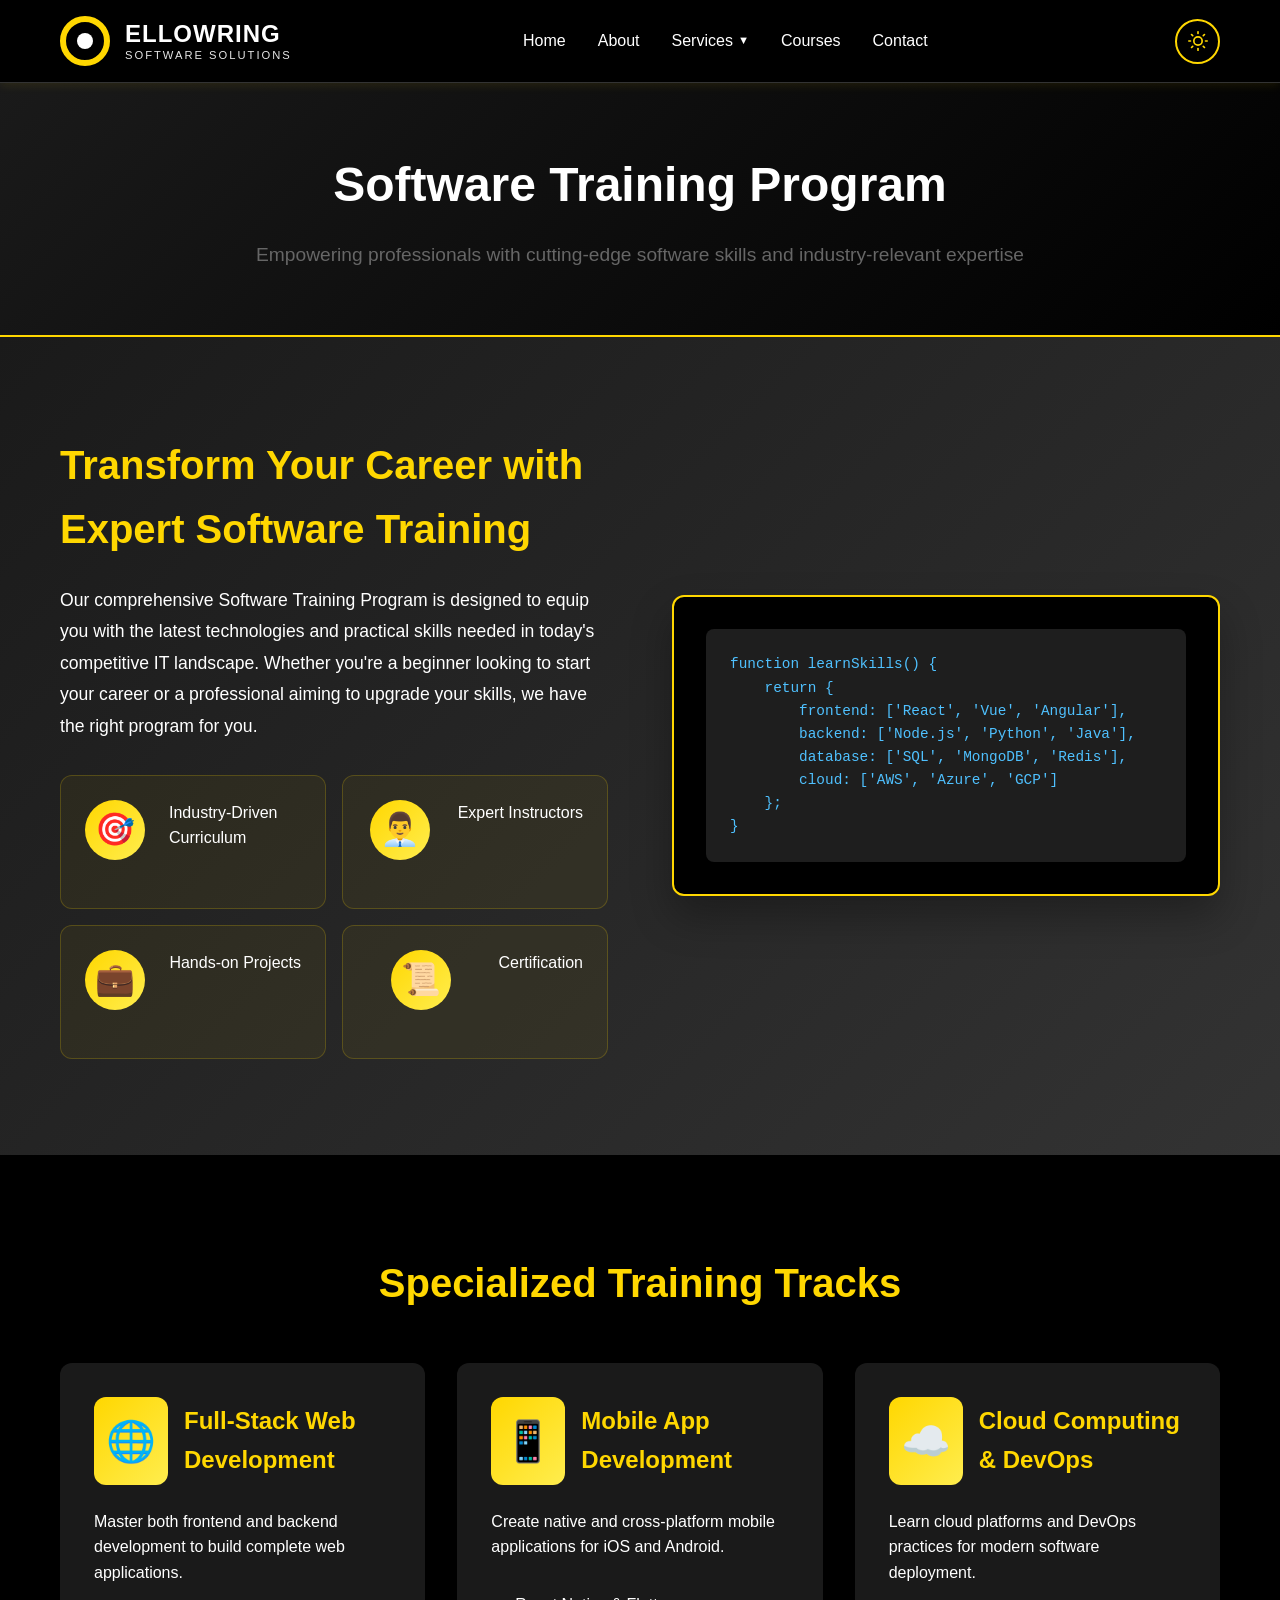
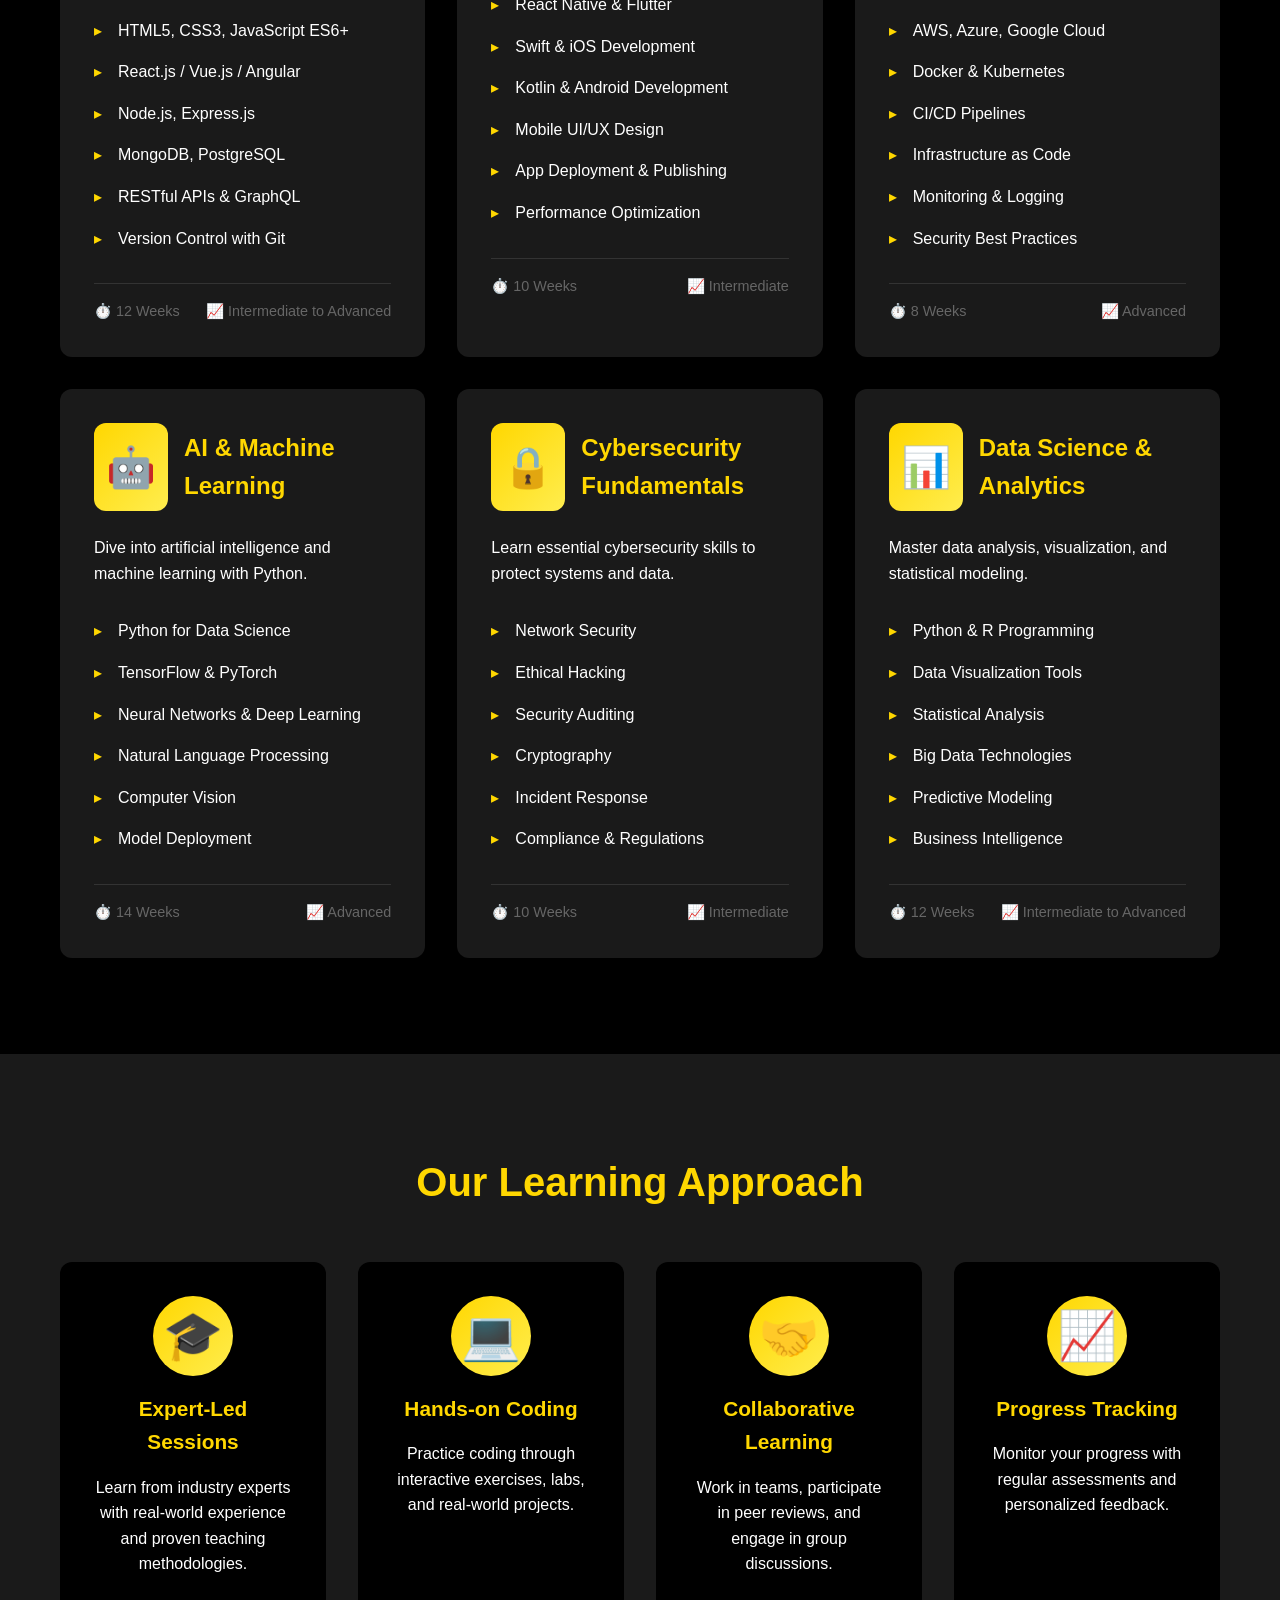
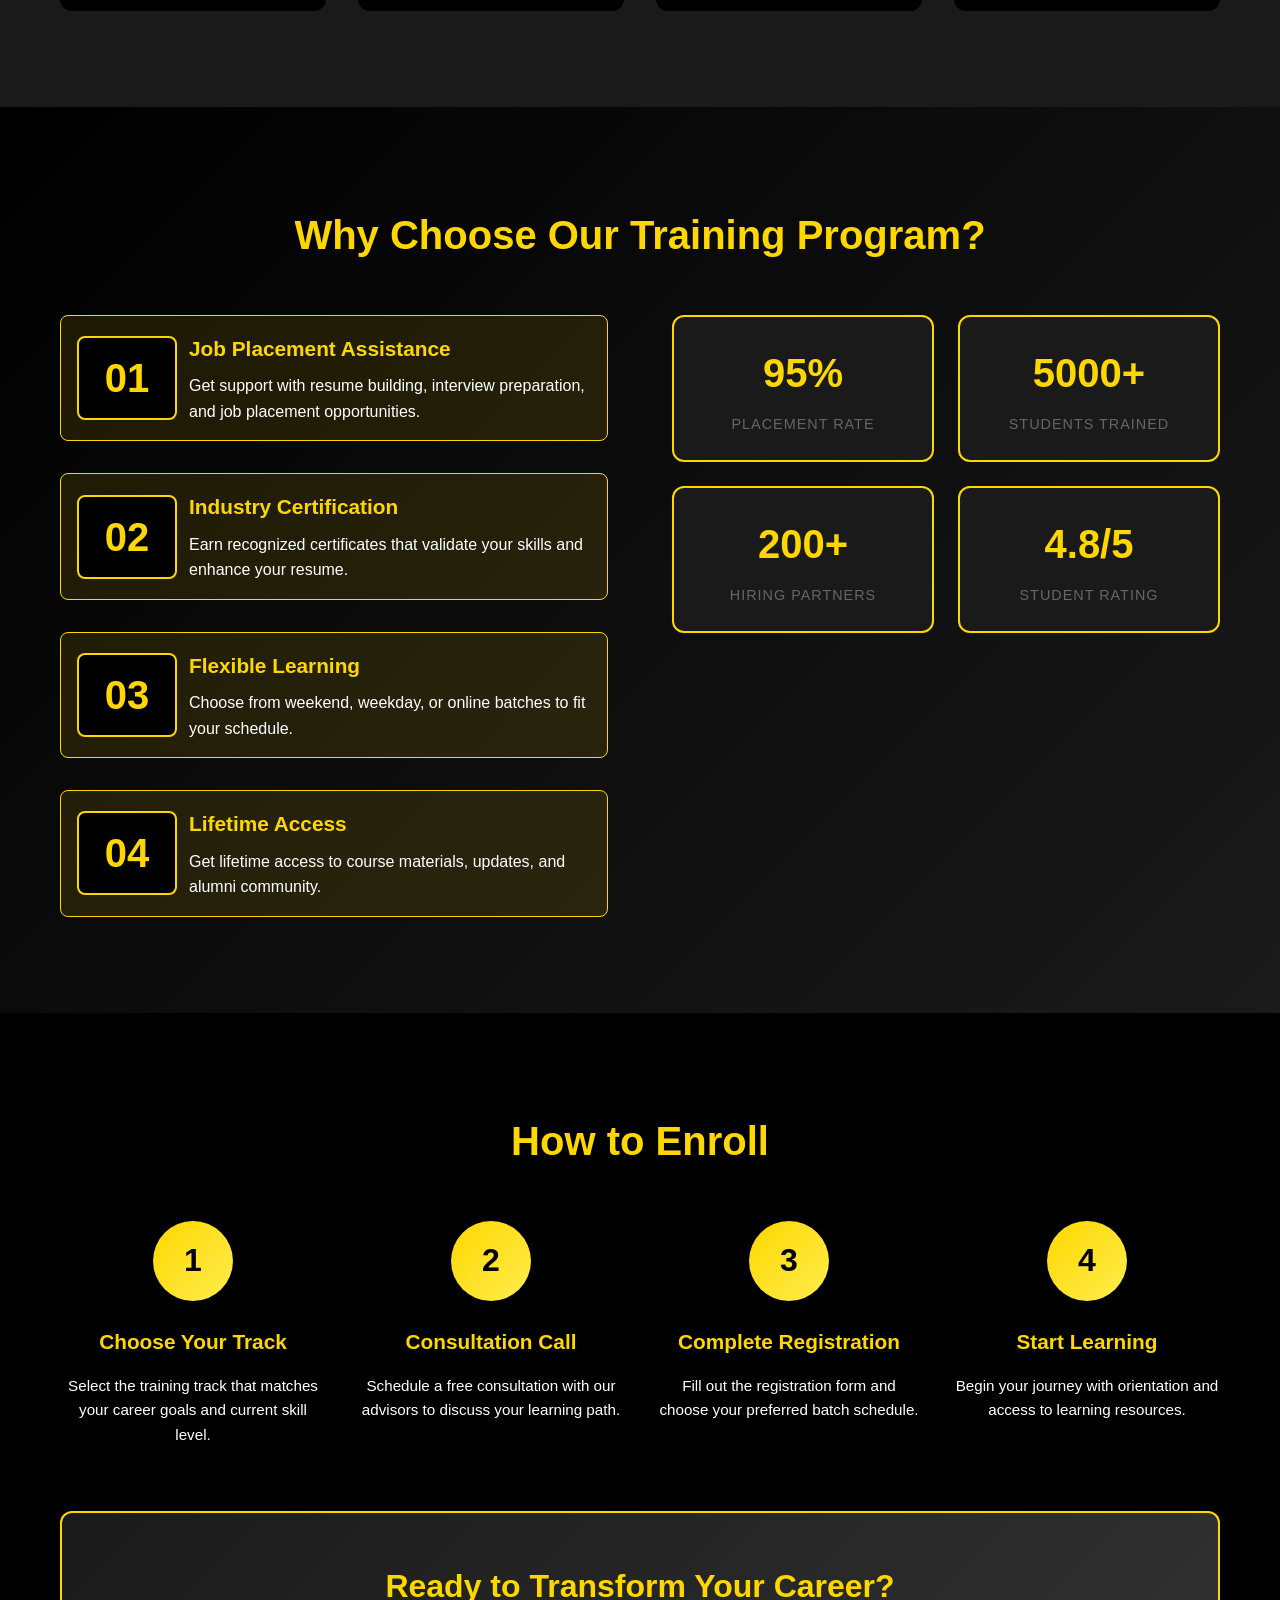
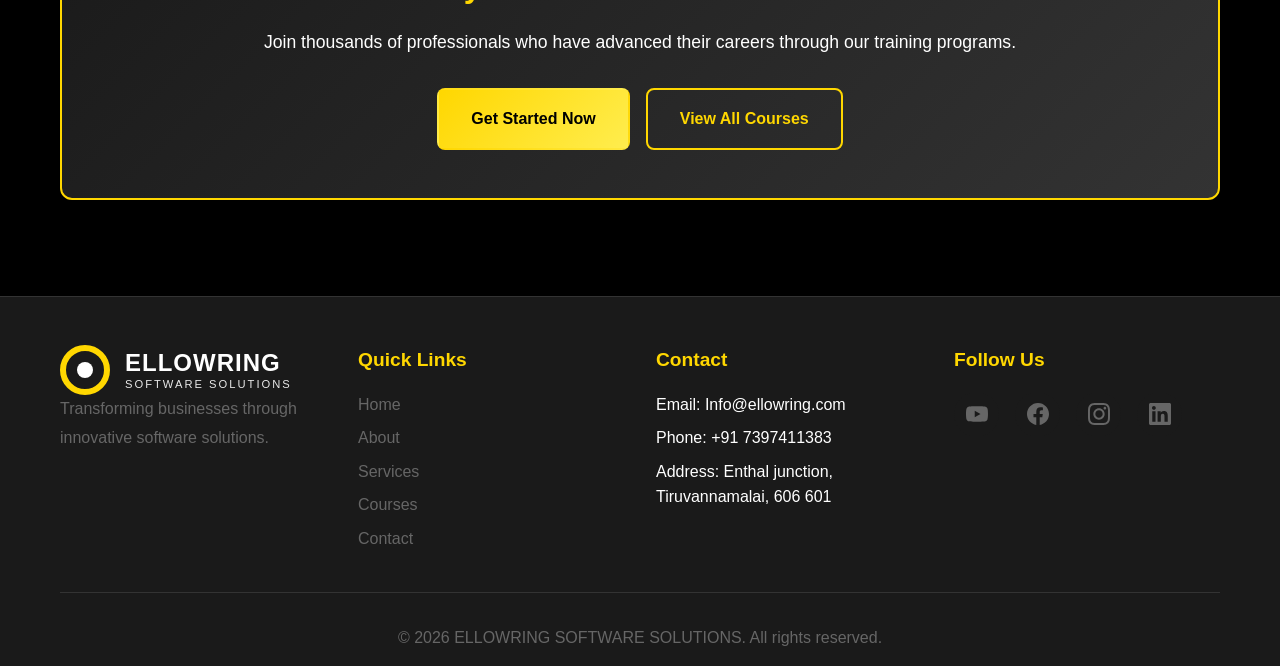
<file: software-training.html>
<!DOCTYPE html>
<html lang="en">

<head>
    <meta charset="UTF-8">
    <meta name="viewport" content="width=device-width, initial-scale=1.0">
    <title>Software Training Program - ELLOWRING SOFTWARE SOLUTIONS</title>
    <link rel="icon" type="image/svg+xml"
        href="data:image/svg+xml,%3Csvg xmlns='http://www.w3.org/2000/svg' viewBox='0 0 100 100'%3E%3Ccircle cx='50' cy='50' r='45' fill='none' stroke='%23FFD700' stroke-width='8'/%3E%3Ccircle cx='50' cy='50' r='12' fill='%23FFFFFF'/%3E%3C/svg%3E">
    <link rel="apple-touch-icon"
        href="data:image/svg+xml,%3Csvg xmlns='http://www.w3.org/2000/svg' viewBox='0 0 100 100'%3E%3Ccircle cx='50' cy='50' r='45' fill='none' stroke='%23FFD700' stroke-width='8'/%3E%3Ccircle cx='50' cy='50' r='12' fill='%23FFFFFF'/%3E%3C/svg%3E">
    <link rel="stylesheet" href="styles.css">
</head>

<body>
    <!-- Navigation -->
    <nav class="navbar">
        <div class="container">
            <div class="nav-wrapper">
                <div class="logo">
                    <div class="logo-icon">
                        <div class="logo-ring"></div>
                        <div class="logo-dot"></div>
                    </div>
                    <div class="logo-text">
                        <span class="logo-name">ELLOWRING</span>
                        <span class="logo-tagline">SOFTWARE SOLUTIONS</span>
                    </div>
                </div>
                <ul class="nav-menu" id="navMenu">
                    <li><a href="index.html">Home</a></li>
                    <li><a href="about.html">About</a></li>
                    <li class="dropdown">
                        <a href="services.html" class="dropdown-toggle">Services <span
                                class="dropdown-arrow">▼</span></a>
                        <ul class="dropdown-menu">
                            <li><a href="payroll-solution.html">Payroll Solution</a></li>
                            <li><a href="digital-marketing.html">Digital Marketing</a></li>
                            <li><a href="software-development.html">Software Development Services</a></li>
                        </ul>
                    </li>
                    <li><a href="courses.html">Courses</a></li>
                    <li><a href="contact.html">Contact</a></li>
                </ul>
                <div class="theme-toggle-wrapper">
                    <button class="theme-toggle" id="themeToggle" aria-label="Toggle theme">
                        <svg class="theme-icon sun-icon" xmlns="http://www.w3.org/2000/svg" viewBox="0 0 24 24"
                            fill="none" stroke="currentColor" stroke-width="2" stroke-linecap="round"
                            stroke-linejoin="round">
                            <circle cx="12" cy="12" r="5" />
                            <line x1="12" y1="1" x2="12" y2="3" />
                            <line x1="12" y1="21" x2="12" y2="23" />
                            <line x1="4.22" y1="4.22" x2="5.64" y2="5.64" />
                            <line x1="18.36" y1="18.36" x2="19.78" y2="19.78" />
                            <line x1="1" y1="12" x2="3" y2="12" />
                            <line x1="21" y1="12" x2="23" y2="12" />
                            <line x1="4.22" y1="19.78" x2="5.64" y2="18.36" />
                            <line x1="18.36" y1="5.64" x2="19.78" y2="4.22" />
                        </svg>
                        <svg class="theme-icon moon-icon" xmlns="http://www.w3.org/2000/svg" viewBox="0 0 24 24"
                            fill="none" stroke="currentColor" stroke-width="2" stroke-linecap="round"
                            stroke-linejoin="round">
                            <path d="M21 12.79A9 9 0 1 1 11.21 3 7 7 0 0 0 21 12.79z" />
                        </svg>
                    </button>
                </div>
                <div class="hamburger" id="hamburger">
                    <span></span>
                    <span></span>
                    <span></span>
                </div>
            </div>
        </div>
    </nav>

    <!-- Page Header -->
    <section class="page-header">
        <div class="container">
            <h1>Software Training Program</h1>
            <p>Empowering professionals with cutting-edge software skills and industry-relevant expertise</p>
        </div>
    </section>

    <!-- Program Overview -->
    <section class="training-overview">
        <div class="container">
            <div class="overview-content">
                <div class="overview-text">
                    <h2>Transform Your Career with Expert Software Training</h2>
                    <p>Our comprehensive Software Training Program is designed to equip you with the latest technologies
                        and practical skills needed in today's competitive IT landscape. Whether you're a beginner
                        looking to start your career or a professional aiming to upgrade your skills, we have the right
                        program for you.</p>
                    <div class="key-features">
                        <div class="feature-item">
                            <span class="feature-icon">🎯</span>
                            <span>Industry-Driven Curriculum</span>
                        </div>
                        <div class="feature-item">
                            <span class="feature-icon">👨‍💼</span>
                            <span>Expert Instructors</span>
                        </div>
                        <div class="feature-item">
                            <span class="feature-icon">💼</span>
                            <span>Hands-on Projects</span>
                        </div>
                        <div class="feature-item">
                            <span class="feature-icon">📜</span>
                            <span>Certification</span>
                        </div>
                    </div>
                </div>
                <div class="overview-image">
                    <div class="training-illustration">
                        <div class="code-block">
                            <pre><code>function learnSkills() {
    return {
        frontend: ['React', 'Vue', 'Angular'],
        backend: ['Node.js', 'Python', 'Java'],
        database: ['SQL', 'MongoDB', 'Redis'],
        cloud: ['AWS', 'Azure', 'GCP']
    };
}</code></pre>
                        </div>
                    </div>
                </div>
            </div>
        </div>
    </section>

    <!-- Training Tracks -->
    <section class="training-tracks">
        <div class="container">
            <h2>Specialized Training Tracks</h2>
            <div class="tracks-grid">
                <div class="track-card">
                    <div class="track-header">
                        <div class="track-icon">🌐</div>
                        <h3>Full-Stack Web Development</h3>
                    </div>
                    <div class="track-content">
                        <p>Master both frontend and backend development to build complete web applications.</p>
                        <ul class="track-topics">
                            <li>HTML5, CSS3, JavaScript ES6+</li>
                            <li>React.js / Vue.js / Angular</li>
                            <li>Node.js, Express.js</li>
                            <li>MongoDB, PostgreSQL</li>
                            <li>RESTful APIs & GraphQL</li>
                            <li>Version Control with Git</li>
                        </ul>
                        <div class="track-details">
                            <span class="duration">⏱️ 12 Weeks</span>
                            <span class="level">📈 Intermediate to Advanced</span>
                        </div>
                    </div>
                </div>

                <div class="track-card">
                    <div class="track-header">
                        <div class="track-icon">📱</div>
                        <h3>Mobile App Development</h3>
                    </div>
                    <div class="track-content">
                        <p>Create native and cross-platform mobile applications for iOS and Android.</p>
                        <ul class="track-topics">
                            <li>React Native & Flutter</li>
                            <li>Swift & iOS Development</li>
                            <li>Kotlin & Android Development</li>
                            <li>Mobile UI/UX Design</li>
                            <li>App Deployment & Publishing</li>
                            <li>Performance Optimization</li>
                        </ul>
                        <div class="track-details">
                            <span class="duration">⏱️ 10 Weeks</span>
                            <span class="level">📈 Intermediate</span>
                        </div>
                    </div>
                </div>

                <div class="track-card">
                    <div class="track-header">
                        <div class="track-icon">☁️</div>
                        <h3>Cloud Computing & DevOps</h3>
                    </div>
                    <div class="track-content">
                        <p>Learn cloud platforms and DevOps practices for modern software deployment.</p>
                        <ul class="track-topics">
                            <li>AWS, Azure, Google Cloud</li>
                            <li>Docker & Kubernetes</li>
                            <li>CI/CD Pipelines</li>
                            <li>Infrastructure as Code</li>
                            <li>Monitoring & Logging</li>
                            <li>Security Best Practices</li>
                        </ul>
                        <div class="track-details">
                            <span class="duration">⏱️ 8 Weeks</span>
                            <span class="level">📈 Advanced</span>
                        </div>
                    </div>
                </div>

                <div class="track-card">
                    <div class="track-header">
                        <div class="track-icon">🤖</div>
                        <h3>AI & Machine Learning</h3>
                    </div>
                    <div class="track-content">
                        <p>Dive into artificial intelligence and machine learning with Python.</p>
                        <ul class="track-topics">
                            <li>Python for Data Science</li>
                            <li>TensorFlow & PyTorch</li>
                            <li>Neural Networks & Deep Learning</li>
                            <li>Natural Language Processing</li>
                            <li>Computer Vision</li>
                            <li>Model Deployment</li>
                        </ul>
                        <div class="track-details">
                            <span class="duration">⏱️ 14 Weeks</span>
                            <span class="level">📈 Advanced</span>
                        </div>
                    </div>
                </div>

                <div class="track-card">
                    <div class="track-header">
                        <div class="track-icon">🔒</div>
                        <h3>Cybersecurity Fundamentals</h3>
                    </div>
                    <div class="track-content">
                        <p>Learn essential cybersecurity skills to protect systems and data.</p>
                        <ul class="track-topics">
                            <li>Network Security</li>
                            <li>Ethical Hacking</li>
                            <li>Security Auditing</li>
                            <li>Cryptography</li>
                            <li>Incident Response</li>
                            <li>Compliance & Regulations</li>
                        </ul>
                        <div class="track-details">
                            <span class="duration">⏱️ 10 Weeks</span>
                            <span class="level">📈 Intermediate</span>
                        </div>
                    </div>
                </div>

                <div class="track-card">
                    <div class="track-header">
                        <div class="track-icon">📊</div>
                        <h3>Data Science & Analytics</h3>
                    </div>
                    <div class="track-content">
                        <p>Master data analysis, visualization, and statistical modeling.</p>
                        <ul class="track-topics">
                            <li>Python & R Programming</li>
                            <li>Data Visualization Tools</li>
                            <li>Statistical Analysis</li>
                            <li>Big Data Technologies</li>
                            <li>Predictive Modeling</li>
                            <li>Business Intelligence</li>
                        </ul>
                        <div class="track-details">
                            <span class="duration">⏱️ 12 Weeks</span>
                            <span class="level">📈 Intermediate to Advanced</span>
                        </div>
                    </div>
                </div>
            </div>
        </div>
    </section>

    <!-- Learning Methodology -->
    <section class="learning-methodology">
        <div class="container">
            <h2>Our Learning Approach</h2>
            <div class="methodology-grid">
                <div class="method-item">
                    <div class="method-icon">🎓</div>
                    <h3>Expert-Led Sessions</h3>
                    <p>Learn from industry experts with real-world experience and proven teaching methodologies.</p>
                </div>
                <div class="method-item">
                    <div class="method-icon">💻</div>
                    <h3>Hands-on Coding</h3>
                    <p>Practice coding through interactive exercises, labs, and real-world projects.</p>
                </div>
                <div class="method-item">
                    <div class="method-icon">🤝</div>
                    <h3>Collaborative Learning</h3>
                    <p>Work in teams, participate in peer reviews, and engage in group discussions.</p>
                </div>
                <div class="method-item">
                    <div class="method-icon">📈</div>
                    <h3>Progress Tracking</h3>
                    <p>Monitor your progress with regular assessments and personalized feedback.</p>
                </div>
            </div>
        </div>
    </section>

    <!-- Program Benefits -->
    <section class="program-benefits">
        <div class="container">
            <h2>Why Choose Our Training Program?</h2>
            <div class="benefits-content">
                <div class="benefits-list">
                    <div class="benefit-item">
                        <div class="benefit-number">01</div>
                        <div class="benefit-text">
                            <h3>Job Placement Assistance</h3>
                            <p>Get support with resume building, interview preparation, and job placement opportunities.
                            </p>
                        </div>
                    </div>
                    <div class="benefit-item">
                        <div class="benefit-number">02</div>
                        <div class="benefit-text">
                            <h3>Industry Certification</h3>
                            <p>Earn recognized certificates that validate your skills and enhance your resume.</p>
                        </div>
                    </div>
                    <div class="benefit-item">
                        <div class="benefit-number">03</div>
                        <div class="benefit-text">
                            <h3>Flexible Learning</h3>
                            <p>Choose from weekend, weekday, or online batches to fit your schedule.</p>
                        </div>
                    </div>
                    <div class="benefit-item">
                        <div class="benefit-number">04</div>
                        <div class="benefit-text">
                            <h3>Lifetime Access</h3>
                            <p>Get lifetime access to course materials, updates, and alumni community.</p>
                        </div>
                    </div>
                </div>
                <div class="benefits-stats">
                    <div class="stat-item">
                        <div class="stat-number">95%</div>
                        <div class="stat-label">Placement Rate</div>
                    </div>
                    <div class="stat-item">
                        <div class="stat-number">5000+</div>
                        <div class="stat-label">Students Trained</div>
                    </div>
                    <div class="stat-item">
                        <div class="stat-number">200+</div>
                        <div class="stat-label">Hiring Partners</div>
                    </div>
                    <div class="stat-item">
                        <div class="stat-number">4.8/5</div>
                        <div class="stat-label">Student Rating</div>
                    </div>
                </div>
            </div>
        </div>
    </section>

    <!-- Enrollment Process -->
    <section class="enrollment-process">
        <div class="container">
            <h2>How to Enroll</h2>
            <div class="process-steps">
                <div class="step-item">
                    <div class="step-number">1</div>
                    <div class="step-content">
                        <h3>Choose Your Track</h3>
                        <p>Select the training track that matches your career goals and current skill level.</p>
                    </div>
                </div>
                <div class="step-item">
                    <div class="step-number">2</div>
                    <div class="step-content">
                        <h3>Consultation Call</h3>
                        <p>Schedule a free consultation with our advisors to discuss your learning path.</p>
                    </div>
                </div>
                <div class="step-item">
                    <div class="step-number">3</div>
                    <div class="step-content">
                        <h3>Complete Registration</h3>
                        <p>Fill out the registration form and choose your preferred batch schedule.</p>
                    </div>
                </div>
                <div class="step-item">
                    <div class="step-number">4</div>
                    <div class="step-content">
                        <h3>Start Learning</h3>
                        <p>Begin your journey with orientation and access to learning resources.</p>
                    </div>
                </div>
            </div>
            <div class="cta-section">
                <h3>Ready to Transform Your Career?</h3>
                <p>Join thousands of professionals who have advanced their careers through our training programs.</p>
                <div class="cta-buttons">
                    <a href="contact.html" class="btn btn-primary">Get Started Now</a>
                    <a href="courses.html" class="btn btn-secondary">View All Courses</a>
                </div>
            </div>
        </div>
    </section>

    <!-- Footer -->
    <footer class="footer">
        <div class="container">
            <div class="footer-content">
                <div class="footer-section">
                    <div class="logo">
                        <div class="logo-icon">
                            <div class="logo-ring"></div>
                            <div class="logo-dot"></div>
                        </div>
                        <div class="logo-text">
                            <span class="logo-name">ELLOWRING</span>
                            <span class="logo-tagline">SOFTWARE SOLUTIONS</span>
                        </div>
                    </div>
                    <p>Transforming businesses through innovative software solutions.</p>
                </div>
                <div class="footer-section">
                    <h4>Quick Links</h4>
                    <ul>
                        <li><a href="index.html">Home</a></li>
                        <li><a href="about.html">About</a></li>
                        <li><a href="services.html">Services</a></li>
                        <li><a href="courses.html">Courses</a></li>
                        <li><a href="contact.html">Contact</a></li>
                    </ul>
                </div>
                <div class="footer-section">
                    <h4>Contact</h4>
                    <ul>
                        <li>Email: Info@ellowring.com</li>
                        <li>Phone: +91 7397411383</li>
                        <li>Address: Enthal junction, Tiruvannamalai, 606 601</li>
                    </ul>
                </div>
                <div class="footer-section">
                    <h4>Follow Us</h4>
                    <div class="social-icons">
                        <a href="https://youtube.com/@ellowring?si=FWmBv9vpMWYJ-o67" target="_blank"
                            rel="noopener noreferrer" aria-label="YouTube">
                            <svg xmlns="http://www.w3.org/2000/svg" viewBox="0 0 24 24" fill="currentColor">
                                <path
                                    d="M23.498 6.186a3.016 3.016 0 0 0-2.122-2.136C19.505 3.545 12 3.545 12 3.545s-7.505 0-9.377.505A3.017 3.017 0 0 0 .502 6.186C0 8.07 0 12 0 12s0 3.93.502 5.814a3.016 3.016 0 0 0 2.122 2.136c1.871.505 9.376.505 9.376.505s7.505 0 9.377-.505a3.015 3.015 0 0 0 2.122-2.136C24 15.93 24 12 24 12s0-3.93-.502-5.814zM9.545 15.568V8.432L15.818 12l-6.273 3.568z" />
                            </svg>
                        </a>
                        <a href="https://www.facebook.com/share/17itfBP66S/" target="_blank" rel="noopener noreferrer"
                            aria-label="Facebook">
                            <svg xmlns="http://www.w3.org/2000/svg" viewBox="0 0 24 24" fill="currentColor">
                                <path
                                    d="M24 12.073c0-6.627-5.373-12-12-12s-12 5.373-12 12c0 5.99 4.388 10.954 10.125 11.854v-8.385H7.078v-3.47h3.047V9.43c0-3.007 1.792-4.669 4.533-4.669 1.312 0 2.686.235 2.686.235v2.953H15.83c-1.491 0-1.956.925-1.956 1.874v2.25h3.328l-.532 3.47h-2.796v8.385C19.612 23.027 24 18.062 24 12.073z" />
                            </svg>
                        </a>
                        <a href="https://www.instagram.com/ellowringsoftwaresolutions?igsh=Y29sdm04NjNkdWFm"
                            target="_blank" rel="noopener noreferrer" aria-label="Instagram">
                            <svg xmlns="http://www.w3.org/2000/svg" viewBox="0 0 24 24" fill="currentColor">
                                <path
                                    d="M12 2.163c3.204 0 3.584.012 4.85.07 3.252.148 4.771 1.691 4.919 4.919.058 1.265.069 1.645.069 4.849 0 3.205-.012 3.584-.069 4.849-.149 3.225-1.664 4.771-4.919 4.919-1.266.058-1.644.07-4.85.07-3.204 0-3.584-.012-4.849-.07-3.26-.149-4.771-1.699-4.919-4.92-.058-1.265-.07-1.644-.07-4.849 0-3.204.013-3.583.07-4.849.149-3.227 1.664-4.771 4.919-4.919 1.266-.057 1.645-.069 4.849-.069zm0-2.163c-3.259 0-3.667.014-4.947.072-4.358.2-6.78 2.618-6.98 6.98-.059 1.281-.073 1.689-.073 4.948 0 3.259.014 3.668.072 4.948.2 4.358 2.618 6.78 6.98 6.98 1.281.058 1.689.072 4.948.072 3.259 0 3.668-.014 4.948-.072 4.354-.2 6.782-2.618 6.979-6.98.059-1.28.073-1.689.073-4.948 0-3.259-.014-3.667-.072-4.947-.196-4.354-2.617-6.78-6.979-6.98-1.281-.059-1.69-.073-4.949-.073zm0 5.838c-3.403 0-6.162 2.759-6.162 6.162s2.759 6.163 6.162 6.163 6.162-2.759 6.162-6.163c0-3.403-2.759-6.162-6.162-6.162zm0 10.162c-2.209 0-4-1.79-4-4 0-2.209 1.791-4 4-4s4 1.791 4 4c0 2.21-1.791 4-4 4zm6.406-11.845c-.796 0-1.441.645-1.441 1.44s.645 1.44 1.441 1.44c.795 0 1.439-.645 1.439-1.44s-.644-1.44-1.439-1.44z" />
                            </svg>
                        </a>
                        <a href="https://www.linkedin.com/company/ellowring-software-solutions/" target="_blank"
                            rel="noopener noreferrer" aria-label="LinkedIn">
                            <svg xmlns="http://www.w3.org/2000/svg" viewBox="0 0 24 24" fill="currentColor">
                                <path
                                    d="M20.447 20.452h-3.554v-5.569c0-1.328-.027-3.037-1.852-3.037-1.853 0-2.136 1.445-2.136 2.939v5.667H9.351V9h3.414v1.561h.046c.477-.9 1.637-1.85 3.37-1.85 3.601 0 4.267 2.37 4.267 5.455v6.286zM5.337 7.433c-1.144 0-2.063-.926-2.063-2.065 0-1.138.92-2.063 2.063-2.063 1.14 0 2.064.925 2.064 2.063 0 1.139-.925 2.065-2.064 2.065zm1.782 13.019H3.555V9h3.564v11.452zM22.225 0H1.771C.792 0 0 .774 0 1.729v20.542C0 23.227.792 24 1.771 24h20.451C23.2 24 24 23.227 24 22.271V1.729C24 .774 23.2 0 22.222 0h.003z" />
                            </svg>
                        </a>
                    </div>
                </div>
            </div>
            <div class="footer-bottom">
                <p>&copy; 2026 ELLOWRING SOFTWARE SOLUTIONS. All rights reserved.</p>
            </div>
        </div>
    </footer>

    <script src="script.js"></script>
</body>

</html>
</file>
<file: styles.css>
/* ELLOWRING SOFTWARE SOLUTIONS - Brand Colors */
:root {
    --primary-black: #000000;
    --primary-yellow: #FFD700;
    --primary-white: #FFFFFF;
    --dark-gray: #1a1a1a;
    --medium-gray: #333333;
    --light-gray: #666666;
    --yellow-hover: #FFED4E;
    --yellow-light: #FFF59D;
}

/* Light Theme Variables */
[data-theme="light"] {
    --primary-black: #FFFFFF;
    --primary-white: #000000;
    --dark-gray: #f5f5f5;
    --medium-gray: #e0e0e0;
    --light-gray: #999999;
    --yellow-hover: #FFED4E;
    --yellow-light: #FFF59D;
}

/* Light Theme Specific Adjustments */
[data-theme="light"] .navbar {
    background-color: #ffffff;
    border-bottom: 1px solid #e0e0e0;
    box-shadow: 0 2px 10px rgba(0, 0, 0, 0.1);
}

[data-theme="light"] .nav-menu a {
    color: var(--primary-white);
}

[data-theme="light"] .nav-menu a:hover,
[data-theme="light"] .nav-menu a.active {
    color: var(--primary-yellow);
}

[data-theme="light"] .dropdown-menu {
    background-color: var(--dark-gray);
    border: 1px solid var(--medium-gray);
}

[data-theme="light"] .dropdown-menu a {
    color: #000000;
}

[data-theme="light"] .hamburger span {
    background-color: #000000;
}

[data-theme="light"] .dropdown-menu a:hover {
    background-color: var(--medium-gray);
    color: var(--primary-yellow);
}

@media (max-width: 768px) {
    [data-theme="light"] .nav-menu {
        background-color: var(--primary-black);
        border-bottom: 1px solid var(--medium-gray);
    }

    [data-theme="light"] .nav-menu a {
        color: var(--primary-white);
    }

    [data-theme="light"] .nav-menu a:hover,
    [data-theme="light"] .nav-menu a.active {
        color: var(--primary-yellow);
        background-color: var(--light-gray);
    }

    [data-theme="light"] .dropdown-toggle:hover {
        background-color: var(--light-gray);
    }

    [data-theme="light"] .dropdown-menu {
        background-color: var(--light-gray);
        border-top: 1px solid var(--medium-gray);
    }

    [data-theme="light"] .dropdown-menu li {
        border-bottom: 1px solid var(--medium-gray);
    }

    [data-theme="light"] .dropdown-menu a:hover,
    [data-theme="light"] .dropdown-menu a:active {
        background-color: var(--medium-gray);
        color: var(--primary-yellow);
    }
}

[data-theme="light"] .hero::before {
    background: linear-gradient(135deg, rgba(255, 255, 255, 0.3) 0%, rgba(245, 245, 245, 0.4) 100%);
}

[data-theme="light"] .hero-content {
    background: rgba(255, 255, 255, 0.2);
    border: 1px solid rgba(255, 215, 0, 0.3);
}

[data-theme="light"] .btn-secondary {
    border: 2px solid var(--primary-yellow);
    color: var(--primary-white);
}

[data-theme="light"] .btn-secondary:hover {
    background-color: var(--primary-yellow);
    color: var(--primary-black);
}

[data-theme="light"] .hero-title {
    background: linear-gradient(135deg, var(--primary-black) 0%, var(--primary-yellow) 50%, var(--primary-black) 100%);
    -webkit-background-clip: text;
    -webkit-text-fill-color: transparent;
    background-clip: text;
}

[data-theme="light"] .hero-subtitle {
    color: var(--dark-text);
}

[data-theme="light"] .btn-course {
    background-color: var(--primary-yellow);
    color: var(--primary-black);
    border-color: var(--primary-yellow);
}

[data-theme="light"] .btn-course:hover {
    background-color: var(--yellow-hover);
    border-color: var(--yellow-hover);
    color: var(--primary-black);
}

[data-theme="light"] .partner-logo {
    background-color: var(--primary-white);
    border: 2px solid var(--medium-gray);
}

[data-theme="light"] .partner-card:hover .partner-logo {
    border-color: var(--primary-yellow);
}

* {
    margin: 0;
    padding: 0;
    box-sizing: border-box;
}

body {
    font-family: 'Segoe UI', Tahoma, Geneva, Verdana, sans-serif;
    background-color: var(--primary-black);
    color: var(--primary-white);
    line-height: 1.6;
    overflow-x: hidden;
    animation: fadeIn 1.2s ease-out;
    -webkit-font-smoothing: antialiased;
    -moz-osx-font-smoothing: grayscale;
}

* {
    -webkit-tap-highlight-color: transparent;
}

.container {
    max-width: 1200px;
    margin: 0 auto;
    padding: 0 20px;
}

/* Navigation */
.navbar {
    background-color: var(--primary-black);
    padding: 1rem 0;
    position: sticky;
    top: 0;
    z-index: 1000;
    border-bottom: 1px solid var(--medium-gray);
    box-shadow: 0 2px 10px rgba(255, 215, 0, 0.1);
    transition: all 0.4s cubic-bezier(0.4, 0, 0.2, 1);
}

.nav-wrapper {
    display: flex;
    justify-content: space-between;
    align-items: center;
}

/* Theme Toggle */
.theme-toggle-wrapper {
    display: flex;
    align-items: center;
    margin-left: 1rem;
}

.theme-toggle {
    background: transparent;
    border: 2px solid var(--primary-yellow);
    border-radius: 50%;
    width: 45px;
    height: 45px;
    display: flex;
    align-items: center;
    justify-content: center;
    cursor: pointer;
    transition: all 0.4s cubic-bezier(0.4, 0, 0.2, 1);
    position: relative;
    overflow: hidden;
}

.theme-toggle:hover {
    background-color: var(--primary-yellow);
    transform: scale(1.1);
    box-shadow: 0 5px 15px rgba(255, 215, 0, 0.3);
}

.theme-icon {
    width: 20px;
    height: 20px;
    color: var(--primary-yellow);
    transition: all 0.4s cubic-bezier(0.4, 0, 0.2, 1);
    position: absolute;
}

.theme-toggle:hover .theme-icon {
    color: var(--primary-black);
}

.sun-icon {
    opacity: 1;
    transform: rotate(0deg) scale(1);
}

.moon-icon {
    opacity: 0;
    transform: rotate(90deg) scale(0);
}

[data-theme="light"] .sun-icon {
    opacity: 0;
    transform: rotate(90deg) scale(0);
}

[data-theme="light"] .moon-icon {
    opacity: 1;
    transform: rotate(0deg) scale(1);
    color: var(--primary-yellow);
}

/* Logo */
.logo {
    display: flex;
    align-items: center;
    gap: 15px;
    text-decoration: none;
    color: var(--primary-white);
}

.logo-icon {
    position: relative;
    width: 50px;
    height: 50px;
    display: flex;
    align-items: center;
    justify-content: center;
    transition: transform 0.6s cubic-bezier(0.4, 0, 0.2, 1);
}

.logo:hover .logo-icon {
    transform: rotate(360deg);
}

.logo-ring {
    width: 50px;
    height: 50px;
    border: 6px solid var(--primary-yellow);
    border-radius: 50%;
    background-color: transparent;
    position: absolute;
    transition: all 0.6s cubic-bezier(0.4, 0, 0.2, 1);
    animation: gentlePulse 3s ease-in-out infinite;
}

@keyframes gentlePulse {

    0%,
    100% {
        opacity: 1;
        transform: scale(1);
    }

    50% {
        opacity: 0.8;
        transform: scale(1.05);
    }
}

.logo:hover .logo-ring {
    border-color: var(--yellow-hover);
    box-shadow: 0 0 20px rgba(255, 215, 0, 0.3);
}

.logo-dot {
    width: 16px;
    height: 16px;
    background-color: var(--primary-white);
    border-radius: 50%;
    position: absolute;
    z-index: 1;
    transition: all 0.6s cubic-bezier(0.4, 0, 0.2, 1);
    animation: gentleFloat 4s ease-in-out infinite;
}

.logo:hover .logo-dot {
    background-color: var(--primary-yellow);
    box-shadow: 0 0 15px rgba(255, 215, 0, 0.5);
}

.logo-text {
    display: flex;
    flex-direction: column;
}

.logo-name {
    font-size: 1.5rem;
    font-weight: bold;
    letter-spacing: 1px;
    color: var(--primary-white);
    line-height: 1.2;
}

.logo-tagline {
    font-size: 0.7rem;
    letter-spacing: 2px;
    color: var(--primary-white);
    opacity: 0.9;
    line-height: 1.2;
}

/* Navigation Menu */
.nav-menu {
    display: flex;
    list-style: none;
    gap: 2rem;
    align-items: center;
}

.nav-menu a {
    color: var(--primary-white);
    text-decoration: none;
    font-weight: 500;
    transition: all 0.4s cubic-bezier(0.4, 0, 0.2, 1);
    position: relative;
    padding: 5px 0;
}

.nav-menu a:hover,
.nav-menu a.active {
    color: var(--primary-yellow);
}

.nav-menu a.active::after {
    content: '';
    position: absolute;
    bottom: 0;
    left: 0;
    width: 100%;
    height: 2px;
    background-color: var(--primary-yellow);
    animation: slideInFromLeft 0.5s ease-out;
}

.nav-menu a::after {
    content: '';
    position: absolute;
    bottom: 0;
    left: 0;
    width: 0;
    height: 2px;
    background-color: var(--primary-yellow);
    transition: width 0.4s cubic-bezier(0.4, 0, 0.2, 1);
}

.nav-menu a:hover::after {
    width: 100%;
}

/* Dropdown Menu */
.dropdown {
    position: relative;
}

.dropdown-toggle {
    display: flex;
    align-items: center;
    gap: 5px;
}

.dropdown-arrow {
    font-size: 0.7rem;
    transition: transform 0.3s ease;
}

.dropdown:hover .dropdown-arrow {
    transform: rotate(180deg);
}

.dropdown-menu {
    position: absolute;
    top: 100%;
    left: 0;
    background-color: var(--dark-gray);
    list-style: none;
    min-width: 250px;
    padding: 0.5rem 0;
    border: 1px solid var(--medium-gray);
    border-radius: 5px;
    opacity: 0;
    visibility: hidden;
    transform: translateY(-10px);
    transition: all 0.5s cubic-bezier(0.4, 0, 0.2, 1);
    z-index: 1000;
    margin-top: 10px;
    box-shadow: 0 5px 20px rgba(0, 0, 0, 0.5);
}

.dropdown:hover .dropdown-menu {
    opacity: 1;
    visibility: visible;
    transform: translateY(0);
}

.dropdown-menu li {
    margin: 0;
}

.dropdown-menu a {
    display: block;
    padding: 12px 20px;
    color: var(--primary-white);
    text-decoration: none;
    transition: all 0.4s cubic-bezier(0.4, 0, 0.2, 1);
    border-left: 3px solid transparent;
}

.dropdown-menu a:hover {
    background-color: var(--medium-gray);
    color: var(--primary-yellow);
    border-left-color: var(--primary-yellow);
    padding-left: 25px;
}

.dropdown-menu a.active {
    background-color: var(--medium-gray);
    border-left-color: var(--primary-yellow);
}

/* Hamburger Menu */
.hamburger {
    display: none;
    flex-direction: column;
    cursor: pointer;
    gap: 5px;
}

.hamburger span {
    width: 25px;
    height: 3px;
    background-color: var(--primary-white);
    transition: all 0.4s cubic-bezier(0.4, 0, 0.2, 1);
}

.hamburger:hover span {
    background-color: var(--primary-yellow);
}

/* Hero Section */
.hero {
    min-height: 90vh;
    display: flex;
    align-items: center;
    justify-content: center;
    position: relative;
    overflow: hidden;
    background-image: url('https://images.pexels.com/photos/2041627/pexels-photo-2041627.jpeg');
    background-size: cover;
    background-position: center;
    background-repeat: no-repeat;
    background-attachment: fixed;
}

.hero::before {
    content: '';
    position: absolute;
    top: 0;
    left: 0;
    width: 100%;
    height: 100%;
    background: linear-gradient(135deg, rgba(0, 0, 0, 0.5) 0%, rgba(26, 26, 26, 0.6) 100%);
    z-index: 1;
}

/* Alternative: Use local image - uncomment and update path if you have a local image */
/* .hero {
    background: linear-gradient(135deg, rgba(0, 0, 0, 0.85) 0%, rgba(26, 26, 26, 0.9) 100%),
                url('images/hero-background.jpg') center/cover no-repeat;
    background-attachment: fixed;
} */

.hero-background {
    position: absolute;
    width: 100%;
    height: 100%;
    top: 0;
    left: 0;
    z-index: 2;
    overflow: hidden;
    pointer-events: none;
}

.gradient-orb {
    position: absolute;
    border-radius: 50%;
    filter: blur(80px);
    opacity: 0.3;
    animation: float 25s infinite ease-in-out;
    transition: opacity 0.6s ease;
}

.orb-1 {
    width: 400px;
    height: 400px;
    background: radial-gradient(circle, var(--primary-yellow) 0%, transparent 70%);
    top: -100px;
    left: -100px;
    animation-delay: 0s;
}

.orb-2 {
    width: 300px;
    height: 300px;
    background: radial-gradient(circle, var(--primary-yellow) 0%, transparent 70%);
    bottom: -50px;
    right: -50px;
    animation-delay: 7s;
}

.orb-3 {
    width: 250px;
    height: 250px;
    background: radial-gradient(circle, var(--yellow-light) 0%, transparent 70%);
    top: 50%;
    right: 20%;
    animation-delay: 14s;
}

@keyframes float {

    0%,
    100% {
        transform: translate(0, 0) scale(1);
    }

    33% {
        transform: translate(30px, -30px) scale(1.1);
    }

    66% {
        transform: translate(-20px, 20px) scale(0.9);
    }
}

.hero-content {
    position: relative;
    z-index: 3;
    text-align: center;
    padding: 2rem;
    max-width: 800px;
    background: rgba(0, 0, 0, 0.4);
    backdrop-filter: blur(3px);
    border-radius: 20px;
    border: 1px solid rgba(255, 215, 0, 0.2);
    animation: fadeIn 1.2s cubic-bezier(0.4, 0, 0.2, 1) 0.3s backwards;
}

.hero-title {
    font-size: 3.5rem;
    font-weight: bold;
    margin-bottom: 1rem;
    background: linear-gradient(135deg, var(--primary-white) 0%, var(--primary-yellow) 100%);
    -webkit-background-clip: text;
    -webkit-text-fill-color: transparent;
    background-clip: text;
    animation: fadeInUp 1.2s cubic-bezier(0.4, 0, 0.2, 1);
}

.hero-subtitle {
    font-size: 1.5rem;
    color: var(--light-gray);
    margin-bottom: 2rem;
    animation: fadeInUp 1.2s cubic-bezier(0.4, 0, 0.2, 1) 0.3s backwards;
}

.hero-buttons {
    display: flex;
    gap: 1rem;
    justify-content: center;
    flex-wrap: wrap;
    animation: fadeInUp 1.2s cubic-bezier(0.4, 0, 0.2, 1) 0.5s backwards;
}

@keyframes fadeInUp {
    from {
        opacity: 0;
        transform: translateY(30px);
    }

    to {
        opacity: 1;
        transform: translateY(0);
    }
}

/* Luxury Animation Keyframes */
@keyframes fadeIn {
    from {
        opacity: 0;
    }

    to {
        opacity: 1;
    }
}

@keyframes slideInFromLeft {
    from {
        opacity: 0;
        transform: translateX(-40px);
    }

    to {
        opacity: 1;
        transform: translateX(0);
    }
}

@keyframes slideInFromRight {
    from {
        opacity: 0;
        transform: translateX(40px);
    }

    to {
        opacity: 1;
        transform: translateX(0);
    }
}

@keyframes scaleIn {
    from {
        opacity: 0;
        transform: scale(0.95);
    }

    to {
        opacity: 1;
        transform: scale(1);
    }
}

@keyframes gentleFloat {

    0%,
    100% {
        transform: translateY(0px);
    }

    50% {
        transform: translateY(-10px);
    }
}

/* Page Load Animations */
body {
    animation: fadeIn 1.2s ease-out;
}

.navbar {
    animation: fadeIn 1s ease-out 0.2s backwards;
}

/* Buttons */
.btn {
    padding: 12px 30px;
    border-radius: 5px;
    text-decoration: none;
    font-weight: 600;
    transition: all 0.5s cubic-bezier(0.4, 0, 0.2, 1);
    display: inline-block;
    cursor: pointer;
    border: none;
    font-size: 1rem;
    position: relative;
    overflow: hidden;
}

.btn-primary {
    background-color: var(--primary-yellow);
    color: var(--primary-black);
}

.btn-primary:hover {
    background-color: var(--yellow-hover);
    transform: translateY(-3px) scale(1.02);
    box-shadow: 0 8px 25px rgba(255, 215, 0, 0.3);
}

.btn-primary:active {
    transform: translateY(-1px) scale(1);
}

.btn-secondary {
    background-color: transparent;
    color: var(--primary-white);
    border: 2px solid var(--primary-yellow);
}

.btn-secondary:hover {
    background-color: var(--primary-yellow);
    color: var(--primary-black);
    transform: translateY(-3px) scale(1.02);
    box-shadow: 0 8px 25px rgba(255, 215, 0, 0.2);
}

.btn-secondary:active {
    transform: translateY(-1px) scale(1);
}

.btn-course {
    width: 100%;
    margin-top: 1.5rem;
    text-align: center;
    background-color: var(--primary-yellow);
    color: var(--primary-black);
    border: 2px solid var(--primary-yellow);
    font-weight: 600;
    font-size: 1rem;
    padding: 14px 30px;
    display: inline-block;
    transition: all 0.4s cubic-bezier(0.4, 0, 0.2, 1);
    box-shadow: 0 4px 15px rgba(255, 215, 0, 0.2);
}

.btn-course:hover {
    background-color: var(--yellow-hover);
    border-color: var(--yellow-hover);
    transform: translateY(-3px) scale(1.02);
    box-shadow: 0 8px 25px rgba(255, 215, 0, 0.4);
    color: var(--primary-black);
}

.btn-course:active {
    transform: translateY(-1px) scale(1);
    box-shadow: 0 4px 15px rgba(255, 215, 0, 0.3);
}

/* Home About Section */
.home-about {
    padding: 5rem 0;
    background-color: var(--primary-black);
    opacity: 0;
    animation: fadeIn 1.5s ease-out 0.3s forwards;
}

.home-about-content {
    display: grid;
    grid-template-columns: 1.2fr 1fr;
    gap: 4rem;
    align-items: center;
}

.home-about-text .section-title {
    text-align: left;
    margin-bottom: 1.5rem;
    opacity: 0;
    animation: slideInFromLeft 1s ease-out 0.5s forwards;
}

.lead-text {
    font-size: 1.3rem;
    color: var(--primary-yellow);
    margin-bottom: 1.5rem;
    font-weight: 500;
    line-height: 1.6;
}

.home-about-text p {
    color: var(--light-gray);
    margin-bottom: 1.5rem;
    line-height: 1.8;
    font-size: 1.05rem;
}

.about-stats {
    display: grid;
    grid-template-columns: repeat(4, 1fr);
    gap: 2rem;
    margin: 3rem 0;
    padding: 2rem 0;
    border-top: 1px solid var(--medium-gray);
    border-bottom: 1px solid var(--medium-gray);
}

.stat-item {
    text-align: center;
    opacity: 0;
    transform: translateY(20px);
    transition: all 0.6s cubic-bezier(0.4, 0, 0.2, 1);
}

.stat-item.animate-in {
    opacity: 1;
    transform: translateY(0);
}

.stat-number {
    transition: all 0.4s cubic-bezier(0.4, 0, 0.2, 1);
}

.stat-item:hover .stat-number {
    transform: scale(1.1);
}

.stat-number {
    font-size: 2.5rem;
    font-weight: bold;
    color: var(--primary-yellow);
    margin-bottom: 0.5rem;
}

.stat-label {
    color: var(--light-gray);
    font-size: 0.9rem;
    text-transform: uppercase;
    letter-spacing: 1px;
}

.about-cta {
    margin-top: 2rem;
}

.home-about-image {
    background-color: var(--dark-gray);
    border-radius: 10px;
    overflow: hidden;
    position: relative;
    box-shadow: 0 10px 40px rgba(0, 0, 0, 0.5);
    transition: all 0.6s cubic-bezier(0.4, 0, 0.2, 1);
}

.home-about-image:hover {
    transform: translateY(-5px);
    box-shadow: 0 15px 50px rgba(255, 215, 0, 0.2);
}

.about-image-content {
    width: 100%;
    height: 500px;
    object-fit: cover;
    display: block;
    border-radius: 10px;
    transition: transform 0.6s cubic-bezier(0.4, 0, 0.2, 1);
}

.home-about-image:hover .about-image-content {
    transform: scale(1.05);
}

/* Services Overview Section */
.services-overview {
    padding: 5rem 0;
    background-color: var(--dark-gray);
}

.services-overview-grid {
    display: grid;
    grid-template-columns: repeat(auto-fit, minmax(280px, 1fr));
    gap: 2rem;
    margin-bottom: 3rem;
}

.service-overview-card {
    background-color: var(--medium-gray);
    padding: 2.5rem;
    border-radius: 10px;
    border: 1px solid transparent;
    transition: all 0.6s cubic-bezier(0.4, 0, 0.2, 1);
    opacity: 0;
    transform: translateY(30px);
}

.service-overview-card.animate-in {
    opacity: 1;
    transform: translateY(0);
}

.service-overview-card:hover {
    transform: translateY(-8px) scale(1.02);
    border-color: var(--primary-yellow);
    box-shadow: 0 15px 40px rgba(255, 215, 0, 0.15);
}

.service-overview-icon {
    font-size: 3rem;
    margin-bottom: 1.5rem;
}

.service-overview-card h3 {
    color: var(--primary-yellow);
    font-size: 1.5rem;
    margin-bottom: 1rem;
}

.service-overview-card>p {
    color: var(--light-gray);
    margin-bottom: 1.5rem;
    line-height: 1.8;
}

.service-overview-card ul {
    list-style: none;
    margin-bottom: 1.5rem;
    padding-left: 0;
}

.service-overview-card ul li {
    color: var(--primary-white);
    padding: 0.5rem 0;
    padding-left: 1.5rem;
    position: relative;
    font-size: 0.95rem;
}

.service-overview-card ul li::before {
    content: '✓';
    position: absolute;
    left: 0;
    color: var(--primary-yellow);
    font-weight: bold;
}

.service-link {
    color: var(--primary-yellow);
    text-decoration: none;
    font-weight: 600;
    transition: color 0.3s ease;
    display: inline-block;
}

.service-link:hover {
    color: var(--yellow-hover);
}

.services-cta {
    text-align: center;
    margin-top: 2rem;
}

/* Features Section */
.features {
    padding: 5rem 0;
    background-color: var(--primary-black);
}

.section-title {
    text-align: center;
    font-size: 2.5rem;
    margin-bottom: 1rem;
    color: var(--primary-white);
}

.section-subtitle {
    text-align: center;
    font-size: 1.2rem;
    color: var(--light-gray);
    margin-bottom: 3rem;
    max-width: 700px;
    margin-left: auto;
    margin-right: auto;
}

.features-grid {
    display: grid;
    grid-template-columns: repeat(auto-fit, minmax(250px, 1fr));
    gap: 2rem;
}

.feature-card {
    background-color: var(--medium-gray);
    padding: 2rem;
    border-radius: 10px;
    text-align: center;
    transition: all 0.6s cubic-bezier(0.4, 0, 0.2, 1);
    border: 1px solid transparent;
    opacity: 0;
    transform: translateY(30px);
}

.feature-card:hover {
    transform: translateY(-8px) scale(1.02);
    border-color: var(--primary-yellow);
    box-shadow: 0 15px 40px rgba(255, 215, 0, 0.15);
}

.feature-card.animate-in {
    opacity: 1;
    transform: translateY(0);
}

.feature-icon {
    width: 80px;
    height: 80px;
    margin: 0 auto 1.5rem;
    display: flex;
    align-items: center;
    justify-content: center;
    transition: all 0.6s cubic-bezier(0.4, 0, 0.2, 1);
    position: relative;
}

.feature-icon svg {
    width: 100%;
    height: 100%;
    stroke: var(--primary-black);
    transition: all 0.6s cubic-bezier(0.4, 0, 0.2, 1);
    filter: drop-shadow(0 0 10px rgba(255, 215, 0, 0.3));
}

.feature-card:hover .feature-icon {
    transform: scale(1.1) translateY(-5px);
}

.feature-card:hover .feature-icon svg {
    stroke: var(--primary-black);
    filter: drop-shadow(0 0 15px rgba(255, 215, 0, 0.5));
    transform: scale(1.05);
}

.feature-card h3 {
    color: var(--primary-yellow);
    margin-bottom: 1rem;
    font-size: 1.5rem;
}

.feature-card p {
    color: var(--light-gray);
}

/* Page Header */
.page-header {
    padding: 4rem 0;
    text-align: center;
    background: linear-gradient(135deg, var(--dark-gray) 0%, var(--primary-black) 100%);
    border-bottom: 2px solid var(--primary-yellow);
    opacity: 0;
    animation: fadeIn 1.2s ease-out 0.2s forwards;
}

.page-header h1 {
    opacity: 0;
    animation: fadeInUp 1s ease-out 0.4s forwards;
}

.page-header p {
    opacity: 0;
    animation: fadeInUp 1s ease-out 0.6s forwards;
}

.page-header h1 {
    font-size: 3rem;
    margin-bottom: 1rem;
    color: var(--primary-white);
}

.page-header p {
    font-size: 1.2rem;
    color: var(--light-gray);
}

/* About Page */
.about-content {
    padding: 4rem 0;
}

.about-section {
    display: grid;
    grid-template-columns: 1fr 1fr;
    gap: 3rem;
    margin-bottom: 4rem;
    align-items: center;
    opacity: 0;
    animation: fadeIn 1.5s ease-out 0.5s forwards;
}

.about-section:nth-child(even) .about-text {
    opacity: 0;
    animation: slideInFromRight 1s ease-out 0.7s forwards;
}

.about-section:nth-child(odd) .about-text {
    opacity: 0;
    animation: slideInFromLeft 1s ease-out 0.7s forwards;
}

.about-section .about-image {
    opacity: 0;
    animation: scaleIn 1s ease-out 0.9s forwards;
}

.about-text h2 {
    color: var(--primary-yellow);
    font-size: 2rem;
    margin-bottom: 1.5rem;
}

.about-text p {
    color: var(--light-gray);
    margin-bottom: 1rem;
    font-size: 1.1rem;
    line-height: 1.8;
}

.about-text ul {
    list-style: none;
    padding-left: 0;
    margin: 1.5rem 0;
}

.about-text ul li {
    padding-left: 1.5rem;
    position: relative;
    margin-bottom: 0.8rem;
    color: var(--light-gray);
    line-height: 1.8;
}

.about-text ul li::before {
    content: "▸";
    position: absolute;
    left: 0;
    color: var(--primary-yellow);
    font-weight: bold;
    font-size: 1.2rem;
}

.about-image {
    background-color: var(--medium-gray);
    border-radius: 10px;
    overflow: hidden;
    position: relative;
    box-shadow: 0 10px 40px rgba(0, 0, 0, 0.5);
    transition: all 0.6s cubic-bezier(0.4, 0, 0.2, 1);
}

.about-image:hover {
    transform: translateY(-5px);
    box-shadow: 0 15px 50px rgba(255, 215, 0, 0.2);
}

.about-image .about-image-content {
    width: 100%;
    height: 400px;
    object-fit: cover;
    display: block;
    border-radius: 10px;
    transition: transform 0.6s cubic-bezier(0.4, 0, 0.2, 1);
}

.about-image:hover .about-image-content {
    transform: scale(1.05);
}

.placeholder-image {
    width: 100%;
    height: 400px;
    background: linear-gradient(135deg, var(--primary-yellow) 0%, var(--dark-gray) 100%);
    display: flex;
    align-items: center;
    justify-content: center;
    opacity: 0.3;
}

.values-grid {
    display: grid;
    grid-template-columns: repeat(auto-fit, minmax(300px, 1fr));
    gap: 2rem;
    margin-top: 3rem;
}

.value-card {
    background-color: var(--dark-gray);
    padding: 2rem;
    border-radius: 10px;
    border-left: 4px solid var(--primary-yellow);
    opacity: 0;
    transform: translateY(30px);
    transition: all 0.6s cubic-bezier(0.4, 0, 0.2, 1);
}

.value-card.animate-in {
    opacity: 1;
    transform: translateY(0);
}

.value-card:hover {
    transform: translateY(-5px);
    box-shadow: 0 10px 30px rgba(255, 215, 0, 0.1);
}

.value-card h3 {
    color: var(--primary-yellow);
    font-size: 1.5rem;
    margin-bottom: 1rem;
}

.value-card p {
    color: var(--light-gray);
    line-height: 1.8;
}

.team-section {
    margin-top: 5rem;
}

.team-grid {
    display: grid;
    grid-template-columns: repeat(auto-fit, minmax(200px, 1fr));
    gap: 2rem;
    margin-top: 2rem;
}

.team-card {
    background-color: var(--medium-gray);
    padding: 2rem;
    border-radius: 10px;
    text-align: center;
    transition: all 0.6s cubic-bezier(0.4, 0, 0.2, 1);
    opacity: 0;
    transform: translateY(30px) scale(0.95);
}

.team-card.animate-in {
    opacity: 1;
    transform: translateY(0) scale(1);
}

.team-card:hover {
    transform: translateY(-8px) scale(1.03);
    border: 1px solid var(--primary-yellow);
    box-shadow: 0 15px 40px rgba(255, 215, 0, 0.15);
}

.team-avatar {
    width: 120px;
    height: 120px;
    border-radius: 50%;
    margin: 0 auto 1rem;
    border: 3px solid var(--primary-yellow);
    overflow: hidden;
    position: relative;
    transition: all 0.4s cubic-bezier(0.4, 0, 0.2, 1);
    box-shadow: 0 5px 20px rgba(255, 215, 0, 0.2);
}

.team-avatar img {
    width: 100%;
    height: 100%;
    object-fit: cover;
    border-radius: 50%;
    transition: transform 0.4s cubic-bezier(0.4, 0, 0.2, 1);
}

.team-card:hover .team-avatar {
    border-color: var(--yellow-hover);
    box-shadow: 0 8px 30px rgba(255, 215, 0, 0.4);
    transform: scale(1.05);
}

.team-card:hover .team-avatar img {
    transform: scale(1.1);
}

.team-card h3 {
    color: var(--primary-white);
    margin-bottom: 0.5rem;
}

.team-card p {
    color: var(--light-gray);
}

/* Partners Section */
.partners-section {
    padding: 5rem 0;
    background-color: var(--dark-gray);
}

.partners-section .section-subtitle {
    text-align: center;
    font-size: 1.2rem;
    color: var(--light-gray);
    margin-bottom: 3rem;
    max-width: 700px;
    margin-left: auto;
    margin-right: auto;
}

.partners-grid {
    display: grid;
    grid-template-columns: repeat(auto-fit, minmax(200px, 1fr));
    gap: 2rem;
    margin-top: 2rem;
}

.partner-card {
    background-color: var(--medium-gray);
    padding: 2rem;
    border-radius: 10px;
    text-align: center;
    transition: all 0.6s cubic-bezier(0.4, 0, 0.2, 1);
    border: 1px solid var(--medium-gray);
    display: flex;
    flex-direction: column;
    align-items: center;
    justify-content: center;
    min-height: 200px;
    opacity: 0;
    transform: scale(0.9);
}

.partner-card.animate-in {
    opacity: 1;
    transform: scale(1);
}

.partner-card:hover {
    transform: translateY(-8px) scale(1.05);
    border-color: var(--primary-yellow);
    box-shadow: 0 15px 40px rgba(255, 215, 0, 0.15);
}

.partner-logo {
    width: 150px;
    height: 120px;
    border-radius: 10px;
    margin-bottom: 1.5rem;
    border: 2px solid var(--medium-gray);
    transition: all 0.4s cubic-bezier(0.4, 0, 0.2, 1);
    display: flex;
    align-items: center;
    justify-content: center;
    overflow: hidden;
    background-color: var(--primary-white);
    position: relative;
    padding: 15px;
}

.partner-logo img {
    width: 100%;
    height: 100%;
    object-fit: contain;
    border-radius: 5px;
    transition: transform 0.4s cubic-bezier(0.4, 0, 0.2, 1);
    filter: grayscale(20%);
}

.partner-card:hover .partner-logo {
    border-color: var(--primary-yellow);
    box-shadow: 0 5px 20px rgba(255, 215, 0, 0.3);
    transform: scale(1.05);
}

.partner-card:hover .partner-logo img {
    transform: scale(1.05);
    filter: grayscale(0%);
}

.partner-card h3 {
    color: var(--primary-white);
    font-size: 1.1rem;
    font-weight: 500;
    margin: 0;
}

/* Services Page */
.services-content {
    padding: 4rem 0;
}

.services-grid {
    display: grid;
    grid-template-columns: repeat(auto-fit, minmax(350px, 1fr));
    gap: 2rem;
}

.service-card {
    background-color: var(--dark-gray);
    padding: 2.5rem;
    border-radius: 10px;
    border: 1px solid var(--medium-gray);
    transition: all 0.6s cubic-bezier(0.4, 0, 0.2, 1);
    opacity: 0;
    transform: translateY(30px);
}

.service-card.animate-in {
    opacity: 1;
    transform: translateY(0);
}

.service-card:hover {
    border-color: var(--primary-yellow);
    transform: translateY(-8px) scale(1.02);
    box-shadow: 0 15px 40px rgba(255, 215, 0, 0.15);
}

.service-icon {
    font-size: 3rem;
    margin-bottom: 1rem;
    transition: transform 0.6s cubic-bezier(0.4, 0, 0.2, 1);
    display: inline-block;
}

.service-card:hover .service-icon {
    transform: scale(1.15) rotate(5deg);
}

.service-card h3 {
    color: var(--primary-yellow);
    font-size: 1.8rem;
    margin-bottom: 1rem;
}

.service-card>p {
    color: var(--light-gray);
    margin-bottom: 1.5rem;
    line-height: 1.8;
}

.service-card ul {
    list-style: none;
    padding-left: 0;
}

.service-card ul li {
    color: var(--primary-white);
    padding: 0.5rem 0;
    padding-left: 1.5rem;
    position: relative;
}

.service-card ul li::before {
    content: '✓';
    position: absolute;
    left: 0;
    color: var(--primary-yellow);
    font-weight: bold;
}

/* Courses Page */
.courses-content {
    padding: 4rem 0;
}

.courses-grid {
    display: grid;
    grid-template-columns: repeat(auto-fit, minmax(320px, 1fr));
    gap: 2rem;
}

.course-card {
    background-color: var(--dark-gray);
    padding: 2.5rem;
    border-radius: 10px;
    border: 1px solid var(--medium-gray);
    transition: all 0.6s cubic-bezier(0.4, 0, 0.2, 1);
    position: relative;
    opacity: 0;
    transform: translateY(30px);
}

.course-card.animate-in {
    opacity: 1;
    transform: translateY(0);
}

.course-card:hover {
    border-color: var(--primary-yellow);
    transform: translateY(-8px) scale(1.02);
    box-shadow: 0 15px 40px rgba(255, 215, 0, 0.15);
}

.course-badge {
    position: absolute;
    top: 1rem;
    right: 1rem;
    background-color: var(--primary-yellow);
    color: var(--primary-black);
    padding: 0.3rem 0.8rem;
    border-radius: 20px;
    font-size: 0.8rem;
    font-weight: bold;
    animation: gentleFloat 3s ease-in-out infinite;
    transition: all 0.4s cubic-bezier(0.4, 0, 0.2, 1);
}

.course-card:hover .course-badge {
    transform: scale(1.1);
    box-shadow: 0 5px 15px rgba(255, 215, 0, 0.4);
}

.course-icon {
    width: 80px;
    height: 80px;
    margin: 0 auto 1.5rem;
    display: flex;
    align-items: center;
    justify-content: center;
    transition: all 0.6s cubic-bezier(0.4, 0, 0.2, 1);
    position: relative;
}

.course-icon svg {
    width: 100%;
    height: 100%;
    color: var(--primary-yellow);
    transition: all 0.6s cubic-bezier(0.4, 0, 0.2, 1);
    filter: drop-shadow(0 0 10px rgba(255, 215, 0, 0.3));
}

.course-card:hover .course-icon {
    transform: scale(1.1) translateY(-5px);
}

.course-card:hover .course-icon svg {
    color: var(--yellow-hover);
    filter: drop-shadow(0 0 15px rgba(255, 215, 0, 0.5));
    transform: scale(1.05);
}

.course-card h3 {
    color: var(--primary-yellow);
    font-size: 1.8rem;
    margin-bottom: 1rem;
}

.course-description {
    color: var(--light-gray);
    margin-bottom: 1.5rem;
    line-height: 1.8;
}

.course-info {
    display: flex;
    gap: 1rem;
    margin-bottom: 1.5rem;
    flex-wrap: wrap;
}

.course-duration,
.course-level {
    color: var(--primary-white);
    font-size: 0.9rem;
}

.course-topics {
    list-style: none;
    margin-bottom: 1.5rem;
}

.course-topics li {
    color: var(--primary-white);
    padding: 0.5rem 0;
    padding-left: 1.5rem;
    position: relative;
}

.course-topics li::before {
    content: '•';
    position: absolute;
    left: 0;
    color: var(--primary-yellow);
    font-weight: bold;
    font-size: 1.2rem;
}

/* Contact Page */
.contact-content {
    padding: 4rem 0;
}

.contact-wrapper {
    display: grid;
    grid-template-columns: 1fr 1.5fr;
    gap: 3rem;
}

.contact-info h2 {
    color: var(--primary-yellow);
    font-size: 2rem;
    margin-bottom: 1rem;
}

.contact-info>p {
    color: var(--light-gray);
    margin-bottom: 2rem;
    line-height: 1.8;
}

.contact-item {
    display: flex;
    gap: 1.5rem;
    margin-bottom: 2.5rem;
    opacity: 0;
    transform: translateX(-20px);
    transition: all 0.6s cubic-bezier(0.4, 0, 0.2, 1);
}

.contact-item.animate-in {
    opacity: 1;
    transform: translateX(0);
}

.contact-item:hover {
    transform: translateX(5px);
}

.contact-icon {
    font-size: 2rem;
    flex-shrink: 0;
}

.contact-item h3 {
    color: var(--primary-yellow);
    margin-bottom: 0.5rem;
    font-size: 1.2rem;
}

.contact-item p {
    color: var(--light-gray);
    margin-bottom: 0.3rem;
}

.contact-form-wrapper {
    background-color: var(--dark-gray);
    padding: 2.5rem;
    border-radius: 10px;
    border: 1px solid var(--medium-gray);
    opacity: 0;
    animation: scaleIn 1s ease-out 0.5s forwards;
}

.contact-form h2 {
    color: var(--primary-yellow);
    margin-bottom: 2rem;
    font-size: 2rem;
}

.form-group {
    margin-bottom: 1.5rem;
}

.form-group label {
    display: block;
    color: var(--primary-white);
    margin-bottom: 0.5rem;
    font-weight: 500;
}

.form-group input,
.form-group select,
.form-group textarea {
    width: 100%;
    padding: 12px;
    background-color: var(--medium-gray);
    border: 1px solid var(--light-gray);
    border-radius: 5px;
    color: var(--primary-white);
    font-family: inherit;
    font-size: 1rem;
    transition: all 0.4s cubic-bezier(0.4, 0, 0.2, 1);
}

.form-group input:focus,
.form-group select:focus,
.form-group textarea:focus {
    transform: translateY(-2px);
    box-shadow: 0 5px 15px rgba(255, 215, 0, 0.1);
}

.form-group input:focus,
.form-group select:focus,
.form-group textarea:focus {
    outline: none;
    border-color: var(--primary-yellow);
}

.form-group textarea {
    resize: vertical;
}

.form-message {
    margin-top: 1rem;
    padding: 1rem;
    border-radius: 5px;
    display: none;
    opacity: 0;
    transform: translateY(-10px);
    transition: all 0.5s cubic-bezier(0.4, 0, 0.2, 1);
}

.form-message.success {
    background-color: rgba(76, 175, 80, 0.2);
    color: #4CAF50;
    border: 1px solid #4CAF50;
    display: block;
    opacity: 1;
    transform: translateY(0);
    animation: fadeInUp 0.5s ease-out;
}

.form-message.error {
    background-color: rgba(244, 67, 54, 0.2);
    color: #f44336;
    border: 1px solid #f44336;
    display: block;
    opacity: 1;
    transform: translateY(0);
    animation: fadeInUp 0.5s ease-out;
}

/* Testimonials Section */
.testimonials {
    padding: 5rem 0;
    background-color: var(--dark-gray);
}

.testimonials-grid {
    display: grid;
    grid-template-columns: repeat(auto-fit, minmax(300px, 1fr));
    gap: 2rem;
}

.testimonial-card {
    background-color: var(--medium-gray);
    padding: 2.5rem;
    border-radius: 10px;
    border: 1px solid transparent;
    transition: all 0.6s cubic-bezier(0.4, 0, 0.2, 1);
    opacity: 0;
    transform: translateY(30px);
}

.testimonial-card.animate-in {
    opacity: 1;
    transform: translateY(0);
}

.testimonial-card:hover {
    border-color: var(--primary-yellow);
    transform: translateY(-8px) scale(1.02);
    box-shadow: 0 15px 40px rgba(255, 215, 0, 0.15);
}

.testimonial-content {
    position: relative;
    margin-bottom: 2rem;
}

.testimonial-quote {
    font-size: 4rem;
    color: var(--primary-yellow);
    line-height: 1;
    opacity: 0.3;
    position: absolute;
    top: -10px;
    left: -10px;
    font-family: Georgia, serif;
}

.testimonial-content p {
    color: var(--light-gray);
    line-height: 1.8;
    font-style: italic;
    position: relative;
    z-index: 1;
    padding-left: 1rem;
}

.testimonial-author {
    display: flex;
    align-items: center;
    gap: 1rem;
    padding-top: 1.5rem;
    border-top: 1px solid var(--light-gray);
}

.testimonial-avatar {
    width: 60px;
    height: 60px;
    border-radius: 50%;
    border: 2px solid var(--primary-yellow);
    flex-shrink: 0;
    overflow: hidden;
    position: relative;
    transition: all 0.4s cubic-bezier(0.4, 0, 0.2, 1);
}

.testimonial-avatar img {
    width: 100%;
    height: 100%;
    object-fit: cover;
    border-radius: 50%;
    transition: transform 0.4s cubic-bezier(0.4, 0, 0.2, 1);
}

.testimonial-card:hover .testimonial-avatar {
    border-color: var(--yellow-hover);
    box-shadow: 0 0 15px rgba(255, 215, 0, 0.4);
}

.testimonial-card:hover .testimonial-avatar img {
    transform: scale(1.1);
}

.testimonial-info h4 {
    color: var(--primary-white);
    margin-bottom: 0.3rem;
    font-size: 1.1rem;
}

.testimonial-info p {
    color: var(--light-gray);
    font-size: 0.9rem;
    margin: 0;
    font-style: normal;
}

/* CTA Section */
.cta {
    padding: 4rem 0;
    background: linear-gradient(135deg, var(--dark-gray) 0%, var(--primary-black) 100%);
    text-align: center;
    border-top: 2px solid var(--primary-yellow);
    opacity: 0;
    animation: fadeIn 1.5s ease-out 0.5s forwards;
}

.cta h2 {
    opacity: 0;
    animation: fadeInUp 1s ease-out 0.7s forwards;
}

.cta p {
    opacity: 0;
    animation: fadeInUp 1s ease-out 0.9s forwards;
}

.cta .btn {
    opacity: 0;
    animation: fadeInUp 1s ease-out 1.1s forwards;
}

.cta h2 {
    font-size: 2.5rem;
    margin-bottom: 1rem;
    color: var(--primary-white);
}

.cta p {
    font-size: 1.2rem;
    color: var(--light-gray);
    margin-bottom: 2rem;
}

/* Footer */
.footer {
    background-color: var(--dark-gray);
    padding: 3rem 0 1rem;
    border-top: 1px solid var(--medium-gray);
    opacity: 0;
    animation: fadeIn 1.5s ease-out 0.3s forwards;
}

.footer-content {
    display: grid;
    grid-template-columns: repeat(auto-fit, minmax(250px, 1fr));
    gap: 2rem;
    margin-bottom: 2rem;
}

.footer-section h4 {
    color: var(--primary-yellow);
    margin-bottom: 1rem;
    font-size: 1.2rem;
}

.footer-section p {
    color: var(--light-gray);
    line-height: 1.8;
}

.footer-section ul {
    list-style: none;
}

.footer-section ul li {
    margin-bottom: 0.5rem;
}

.footer-section ul li a {
    color: var(--light-gray);
    text-decoration: none;
    transition: all 0.4s cubic-bezier(0.4, 0, 0.2, 1);
    display: inline-block;
}

.footer-section ul li a:hover {
    transform: translateX(5px);
}

.footer-section ul li a:hover {
    color: var(--primary-yellow);
}

.social-icons {
    display: flex;
    gap: 1rem;
    margin-top: 1rem;
}

.social-icons a {
    display: flex;
    align-items: center;
    justify-content: center;
    width: 45px;
    height: 45px;
    background-color: var(--dark-gray);
    border-radius: 50%;
    color: var(--light-gray);
    text-decoration: none;
    transition: all 0.4s cubic-bezier(0.4, 0, 0.2, 1);
    border: 2px solid transparent;
}

.social-icons a svg {
    width: 22px;
    height: 22px;
    transition: all 0.4s cubic-bezier(0.4, 0, 0.2, 1);
}

.social-icons a:hover {
    transform: translateY(-5px) scale(1.1);
    border-color: var(--primary-yellow);
    background-color: var(--primary-yellow);
    color: var(--primary-black);
    box-shadow: 0 8px 20px rgba(255, 215, 0, 0.3);
}

.social-icons a:hover svg {
    transform: scale(1.1);
}

[data-theme="light"] .social-icons a {
    background-color: var(--light-bg);
    color: var(--dark-text);
    border-color: var(--border-light);
}

[data-theme="light"] .social-icons a:hover {
    background-color: var(--primary-yellow);
    border-color: var(--primary-yellow);
    color: var(--primary-black);
}

.footer-bottom {
    text-align: center;
    padding-top: 2rem;
    border-top: 1px solid var(--medium-gray);
    color: var(--light-gray);
}

/* Responsive Design */
@media (max-width: 768px) {
    .hero {
        background-attachment: scroll;
        min-height: 80vh;
        background-image: url('https://images.pexels.com/photos/2041627/pexels-photo-2041627.jpeg');
        background-size: cover;
        background-position: center;
        background-repeat: no-repeat;
    }

    .hero::before {
        background: linear-gradient(135deg, rgba(0, 0, 0, 0.4) 0%, rgba(26, 26, 26, 0.5) 100%);
    }

    .hero-content {
        padding: 1.5rem;
        background: rgba(0, 0, 0, 0.5);
        backdrop-filter: blur(3px);
    }

    .theme-toggle-wrapper {
        margin-left: 0.5rem;
    }

    .theme-toggle {
        width: 40px;
        height: 40px;
    }

    .theme-icon {
        width: 18px;
        height: 18px;
    }

    .hamburger {
        display: flex;
        z-index: 1002;
    }

    .nav-menu {
        position: fixed;
        left: -100%;
        top: 70px;
        flex-direction: column;
        background-color: var(--primary-black);
        width: 100%;
        text-align: center;
        transition: 0.3s;
        box-shadow: 0 10px 27px rgba(0, 0, 0, 0.05);
        padding: 0;
        border-bottom: 1px solid var(--medium-gray);
        max-height: calc(100vh - 70px);
        overflow-y: auto;
        z-index: 999;
    }

    .nav-menu.active {
        left: 0;
    }

    .dropdown {
        width: 100%;
    }

    .nav-menu li {
        width: 100%;
        border-bottom: 1px solid var(--medium-gray);
    }

    .nav-menu li:last-child {
        border-bottom: none;
    }

    .nav-menu a {
        display: block;
        padding: 15px 20px;
        width: 100%;
        text-align: center;
    }

    .dropdown-toggle {
        width: 100%;
        justify-content: space-between;
        padding: 15px 20px;
        cursor: pointer;
        user-select: none;
    }

    .dropdown-toggle:hover {
        background-color: var(--dark-gray);
    }

    .dropdown-arrow {
        transition: transform 0.3s ease;
    }

    .dropdown.active .dropdown-arrow {
        transform: rotate(180deg);
    }

    .dropdown-menu {
        position: static;
        opacity: 1;
        visibility: visible;
        transform: none;
        width: 100%;
        border: none;
        border-top: 1px solid var(--medium-gray);
        border-radius: 0;
        margin-top: 0;
        box-shadow: none;
        background-color: var(--dark-gray);
        max-height: 0;
        overflow: hidden;
        transition: max-height 0.4s cubic-bezier(0.4, 0, 0.2, 1), padding 0.4s cubic-bezier(0.4, 0, 0.2, 1);
        padding: 0;
    }

    .dropdown.active .dropdown-menu {
        max-height: 500px;
        padding: 0.5rem 0;
    }

    .dropdown-menu li {
        border-bottom: 1px solid var(--medium-gray);
    }

    .dropdown-menu li:last-child {
        border-bottom: none;
    }

    .dropdown-menu a {
        padding: 15px 20px;
        border-left: none;
        display: block;
        width: 100%;
        transition: all 0.3s ease;
    }

    .dropdown-menu a:hover,
    .dropdown-menu a:active {
        padding-left: 25px;
        border-left: none;
        background-color: var(--medium-gray);
        color: var(--primary-yellow);
    }

    .dropdown-menu a:focus {
        outline: 2px solid var(--primary-yellow);
        outline-offset: -2px;
    }

    .dropdown-menu a:active {
        background-color: var(--medium-gray);
    }

    .logo-name {
        font-size: 1.2rem;
    }

    .logo-tagline {
        font-size: 0.6rem;
    }

    .hero-title {
        font-size: 2.5rem;
    }

    .hero-subtitle {
        font-size: 1.2rem;
    }

    .about-section {
        grid-template-columns: 1fr;
    }

    .contact-wrapper {
        grid-template-columns: 1fr;
        gap: 2rem;
    }

    .contact-info {
        text-align: center;
        max-width: 600px;
        margin: 0 auto;
    }

    .contact-info h2 {
        text-align: center;
    }

    .contact-info>p {
        text-align: center;
    }

    .contact-item {
        align-items: center;
        text-align: center;
        justify-content: center;
        flex-direction: column;
        gap: 1rem;
    }

    .contact-item h3 {
        text-align: center;
    }

    .contact-item p {
        text-align: center;
    }

    .services-grid,
    .courses-grid {
        grid-template-columns: 1fr;
    }

    .home-about-content {
        grid-template-columns: 1fr;
        gap: 2rem;
    }

    .home-about-text .section-title {
        text-align: center;
        font-size: 2rem;
    }

    .about-cta {
        text-align: center;
    }

    .about-stats {
        grid-template-columns: repeat(2, 1fr);
        gap: 1.5rem;
        padding: 1.5rem 0;
    }

    .services-overview-grid {
        grid-template-columns: 1fr;
    }

    .testimonials-grid {
        grid-template-columns: 1fr;
    }

    .features-grid {
        grid-template-columns: 1fr;
    }

    .values-grid {
        grid-template-columns: 1fr;
    }

    .team-grid {
        grid-template-columns: repeat(2, 1fr);
        gap: 1.5rem;
    }

    .about-image-content,
    .home-about-image .about-image-content {
        height: 300px;
    }

    .partners-grid {
        grid-template-columns: repeat(auto-fit, minmax(150px, 1fr));
        gap: 1.5rem;
    }

    .partner-card {
        min-height: 180px;
        padding: 1.5rem;
    }

    .partner-logo {
        width: 100px;
        height: 100px;
    }
}





@media (max-width: 480px) {
    .hero-title {
        font-size: 2rem;
    }

    .hero-subtitle {
        font-size: 1rem;
    }

    .section-title {
        font-size: 2rem;
    }

    .section-subtitle {
        font-size: 1rem;
    }

    .home-about-text .section-title {
        text-align: center;
        font-size: 1.75rem;
    }

    .about-stats {
        grid-template-columns: 1fr;
        gap: 1rem;
        padding: 1rem 0;
    }

    .stat-number {
        font-size: 2rem;
    }

    .stat-label {
        font-size: 0.8rem;
    }

    .lead-text {
        font-size: 1.1rem;
    }

    .page-header h1 {
        font-size: 2rem;
    }

    .page-header p {
        font-size: 1rem;
    }

    .hero-buttons {
        flex-direction: column;
        align-items: center;
        gap: 0.75rem;
    }

    .btn {
        text-align: center;
        padding: 10px 20px;
        font-size: 0.95rem;
    }

    .service-card,
    .course-card,
    .feature-card {
        padding: 1.5rem;
    }

    .testimonial-card {
        padding: 1.5rem;
    }

    .contact-info {
        text-align: center;
    }

    .contact-info h2 {
        text-align: center;
    }

    .contact-info>p {
        text-align: center;
    }

    .contact-item {
        flex-direction: column;
        gap: 0.75rem;
        margin-bottom: 1.5rem;
        align-items: center;
        text-align: center;
    }

    .contact-item h3 {
        text-align: center;
    }

    .contact-item p {
        text-align: center;
    }

    .contact-icon {
        font-size: 1.5rem;
    }

    .contact-form-wrapper {
        padding: 1.5rem;
    }

    .page-header {
        padding: 2.5rem 0;
    }

    .logo-name {
        font-size: 1rem;
    }

    .logo-tagline {
        font-size: 0.55rem;
    }

    .logo-icon {
        width: 40px;
        height: 40px;
    }

    .logo-ring {
        width: 40px;
        height: 40px;
    }

    .logo-dot {
        width: 12px;
        height: 12px;
    }

    .hero-title {
        font-size: 1.75rem;
        line-height: 1.2;
    }

    .section-title {
        font-size: 1.75rem;
    }

    .page-header h1 {
        font-size: 1.75rem;
    }

    .hero-content {
        padding: 1rem;
    }

    .container {
        padding: 0 15px;
    }

    .partner-logo {
        width: 80px;
        height: 80px;
    }

    .partner-card {
        min-height: 150px;
        padding: 1rem;
    }

    .partner-card h3 {
        font-size: 0.9rem;
    }

    .team-grid {
        grid-template-columns: 1fr;
    }

    .team-avatar {
        width: 100px;
        height: 100px;
    }



    .service-card,
    .course-card,
    .feature-card {
        padding: 1.5rem;
    }

    .testimonial-card {
        padding: 1.5rem;
    }

    .contact-item {
        flex-direction: column;
        gap: 0.75rem;
        margin-bottom: 1.5rem;
    }

    .contact-icon {
        font-size: 1.5rem;
    }

    .contact-form-wrapper {
        padding: 1.5rem;
    }

    .page-header {
        padding: 2.5rem 0;
    }

    .logo-name {
        font-size: 1rem;
    }

    .logo-tagline {
        font-size: 0.55rem;
    }

    .logo-icon {
        width: 40px;
        height: 40px;
    }

    .logo-ring {
        width: 40px;
        height: 40px;
    }

    .logo-dot {
        width: 12px;
        height: 12px;
    }

    .hero-title {
        font-size: 1.75rem;
        line-height: 1.2;
    }

    .section-title {
        font-size: 1.75rem;
    }

    .page-header h1 {
        font-size: 1.75rem;
    }



    .home-about,
    .features,
    .testimonials,
    .partners-section {
        padding: 3rem 0;
    }

    .services-content,
    .courses-content,
    .contact-content,
    .about-content {
        padding: 3rem 0;
    }

    .cta {
        padding: 3rem 0;
    }

    .cta h2 {
        font-size: 2rem;
    }

    .cta p {
        font-size: 1rem;
    }
}

/* Software Training Program Styles */
.training-overview {
    padding: 6rem 0;
    background: linear-gradient(135deg, var(--dark-gray) 0%, var(--medium-gray) 100%);
}

.overview-content {
    display: grid;
    grid-template-columns: 1fr 1fr;
    gap: 4rem;
    align-items: center;
}

.overview-text h2 {
    font-size: 2.5rem;
    margin-bottom: 1.5rem;
    color: var(--primary-yellow);
}

.overview-text p {
    font-size: 1.1rem;
    line-height: 1.8;
    margin-bottom: 2rem;
    color: var(--primary-white);
}

.key-features {
    display: grid;
    grid-template-columns: 1fr 1fr;
    gap: 1rem;
}

.feature-item {
    display: flex;
    align-items: center;
    gap: 0.75rem;
    padding: 1rem;
    background: rgba(255, 215, 0, 0.1);
    border-radius: 8px;
    border: 1px solid var(--primary-yellow);
}

.feature-icon {
    font-size: 1.5rem;
}

.feature-item span:last-child {
    color: var(--primary-white);
    font-weight: 500;
}

.training-illustration {
    position: relative;
    background: var(--primary-black);
    border-radius: 12px;
    padding: 2rem;
    box-shadow: 0 20px 40px rgba(0, 0, 0, 0.3);
    border: 2px solid var(--primary-yellow);
}

.code-block {
    background: #1e1e1e;
    border-radius: 8px;
    padding: 1.5rem;
    font-family: 'Courier New', monospace;
    color: #d4d4d4;
    overflow-x: auto;
}

.code-block pre {
    margin: 0;
    font-size: 0.9rem;
    line-height: 1.6;
}

.code-block code {
    color: #4fc1ff;
}

.training-tracks {
    padding: 6rem 0;
    background: var(--primary-black);
}

.training-tracks h2 {
    text-align: center;
    font-size: 2.5rem;
    margin-bottom: 3rem;
    color: var(--primary-yellow);
}

.tracks-grid {
    display: grid;
    grid-template-columns: repeat(auto-fit, minmax(350px, 1fr));
    gap: 2rem;
}

.track-card {
    background: var(--dark-gray);
    border-radius: 12px;
    padding: 2rem;
    border: 2px solid transparent;
    transition: all 0.3s ease;
    position: relative;
    overflow: hidden;
}

.track-card::before {
    content: '';
    position: absolute;
    top: 0;
    left: 0;
    right: 0;
    height: 4px;
    background: linear-gradient(90deg, var(--primary-yellow), var(--yellow-hover));
    transform: translateY(-100%);
    transition: transform 0.3s ease;
}

.track-card:hover::before {
    transform: translateY(0);
}

.track-card:hover {
    border-color: var(--primary-yellow);
    transform: translateY(-5px);
    box-shadow: 0 10px 30px rgba(255, 215, 0, 0.2);
}

.track-header {
    display: flex;
    align-items: center;
    gap: 1rem;
    margin-bottom: 1.5rem;
}

.track-icon {
    font-size: 2.5rem;
    background: linear-gradient(135deg, var(--primary-yellow), var(--yellow-hover));
    border-radius: 12px;
    padding: 0.75rem;
    display: flex;
    align-items: center;
    justify-content: center;
}

.track-header h3 {
    color: var(--primary-yellow);
    font-size: 1.5rem;
    margin: 0;
}

.track-content p {
    color: var(--primary-white);
    margin-bottom: 1.5rem;
    line-height: 1.6;
}

.track-topics {
    list-style: none;
    padding: 0;
    margin-bottom: 1.5rem;
}

.track-topics li {
    color: var(--primary-white);
    padding: 0.5rem 0;
    padding-left: 1.5rem;
    position: relative;
}

.track-topics li::before {
    content: '▸';
    position: absolute;
    left: 0;
    color: var(--primary-yellow);
}

.track-details {
    display: flex;
    justify-content: space-between;
    padding-top: 1rem;
    border-top: 1px solid var(--medium-gray);
}

.track-details span {
    color: var(--light-gray);
    font-size: 0.9rem;
}

.learning-methodology {
    padding: 6rem 0;
    background: var(--dark-gray);
}

.learning-methodology h2 {
    text-align: center;
    font-size: 2.5rem;
    margin-bottom: 3rem;
    color: var(--primary-yellow);
}

.methodology-grid {
    display: grid;
    grid-template-columns: repeat(auto-fit, minmax(250px, 1fr));
    gap: 2rem;
}

.method-item {
    text-align: center;
    padding: 2rem;
    background: var(--primary-black);
    border-radius: 12px;
    border: 2px solid transparent;
    transition: all 0.3s ease;
}

.method-item:hover {
    border-color: var(--primary-yellow);
    transform: translateY(-5px);
}

.method-icon {
    font-size: 3rem;
    margin-bottom: 1rem;
    background: linear-gradient(135deg, var(--primary-yellow), var(--yellow-hover));
    border-radius: 50%;
    width: 80px;
    height: 80px;
    display: flex;
    align-items: center;
    justify-content: center;
    margin: 0 auto 1rem;
}

.method-item h3 {
    color: var(--primary-yellow);
    margin-bottom: 1rem;
    font-size: 1.3rem;
}

.method-item p {
    color: var(--primary-white);
    line-height: 1.6;
}

.program-benefits {
    padding: 6rem 0;
    background: linear-gradient(135deg, var(--primary-black) 0%, var(--dark-gray) 100%);
}

.program-benefits h2 {
    text-align: center;
    font-size: 2.5rem;
    margin-bottom: 3rem;
    color: var(--primary-yellow);
}

.benefits-content {
    display: grid;
    grid-template-columns: 2fr 1fr;
    gap: 4rem;
    align-items: center;
}

.benefits-list {
    display: flex;
    flex-direction: column;
    gap: 2rem;
}

.benefit-item {
    display: flex;
    align-items: flex-start;
    gap: 1.5rem;
    padding: 1.5rem;
    background: rgba(255, 215, 0, 0.05);
    border-radius: 12px;
    border: 1px solid rgba(255, 215, 0, 0.2);
    transition: all 0.3s ease;
}

.benefit-item:hover {
    background: rgba(255, 215, 0, 0.1);
    border-color: var(--primary-yellow);
}

.benefit-number {
    font-size: 2rem;
    font-weight: bold;
    color: var(--primary-yellow);
    min-width: 60px;
    text-align: center;
    background: var(--primary-black);
    border-radius: 8px;
    padding: 0.5rem;
    border: 2px solid var(--primary-yellow);
}

.benefit-text h3 {
    color: var(--primary-yellow);
    margin-bottom: 0.5rem;
    font-size: 1.3rem;
}

.benefit-text p {
    color: var(--primary-white);
    line-height: 1.6;
}

.benefits-stats {
    display: grid;
    grid-template-columns: 1fr 1fr;
    gap: 1.5rem;
}

.stat-item {
    text-align: center;
    padding: 1.5rem;
    background: var(--dark-gray);
    border-radius: 12px;
    border: 2px solid var(--primary-yellow);
}

.stat-number {
    font-size: 2.5rem;
    font-weight: bold;
    color: var(--primary-yellow);
    margin-bottom: 0.5rem;
}

.stat-label {
    color: var(--primary-white);
    font-size: 0.9rem;
    text-transform: uppercase;
    letter-spacing: 1px;
}

.enrollment-process {
    padding: 6rem 0;
    background: var(--primary-black);
}

.enrollment-process h2 {
    text-align: center;
    font-size: 2.5rem;
    margin-bottom: 3rem;
    color: var(--primary-yellow);
}

.process-steps {
    display: grid;
    grid-template-columns: repeat(auto-fit, minmax(250px, 1fr));
    gap: 2rem;
    margin-bottom: 4rem;
}

.step-item {
    text-align: center;
    position: relative;
}

.step-number {
    width: 60px;
    height: 60px;
    background: linear-gradient(135deg, var(--primary-yellow), var(--yellow-hover));
    border-radius: 50%;
    display: flex;
    align-items: center;
    justify-content: center;
    font-size: 1.5rem;
    font-weight: bold;
    color: var(--primary-black);
    margin: 0 auto 1.5rem;
    position: relative;
    z-index: 2;
}

.step-content h3 {
    color: var(--primary-yellow);
    margin-bottom: 1rem;
    font-size: 1.3rem;
}

.step-content p {
    color: var(--primary-white);
    line-height: 1.6;
}

.cta-section {
    text-align: center;
    padding: 3rem;
    background: linear-gradient(135deg, var(--dark-gray) 0%, var(--medium-gray) 100%);
    border-radius: 12px;
    border: 2px solid var(--primary-yellow);
}

.cta-section h3 {
    color: var(--primary-yellow);
    font-size: 2rem;
    margin-bottom: 1rem;
}

.cta-section p {
    color: var(--primary-white);
    font-size: 1.1rem;
    margin-bottom: 2rem;
}

.cta-buttons {
    display: flex;
    gap: 1rem;
    justify-content: center;
    flex-wrap: wrap;
}

.btn {
    padding: 1rem 2rem;
    border-radius: 8px;
    text-decoration: none;
    font-weight: 600;
    transition: all 0.3s ease;
    display: inline-block;
    border: 2px solid transparent;
}

.btn-primary {
    background: linear-gradient(135deg, var(--primary-yellow), var(--yellow-hover));
    color: var(--primary-black);
}

.btn-primary:hover {
    transform: translateY(-2px);
    box-shadow: 0 10px 20px rgba(255, 215, 0, 0.3);
}

.btn-secondary {
    background: transparent;
    color: var(--primary-yellow);
    border-color: var(--primary-yellow);
}

.btn-secondary:hover {
    background: var(--primary-yellow);
    color: var(--primary-black);
}

/* Responsive Design for Training Page */
@media (max-width: 768px) {
    .overview-content {
        grid-template-columns: 1fr;
        gap: 2rem;
    }

    .overview-text h2 {
        font-size: 2rem;
    }

    .key-features {
        grid-template-columns: 1fr;
    }

    .tracks-grid {
        grid-template-columns: 1fr;
    }

    .benefits-content {
        grid-template-columns: 1fr;
        gap: 2rem;
    }

    .benefits-stats {
        grid-template-columns: 1fr 1fr;
    }

    .process-steps {
        grid-template-columns: 1fr;
    }

    .cta-buttons {
        flex-direction: column;
        align-items: center;
    }

    .btn {
        width: 100%;
        max-width: 300px;
    }
}

@media (max-width: 480px) {

    .training-overview,
    .training-tracks,
    .learning-methodology,
    .program-benefits,
    .enrollment-process {
        padding: 3rem 0;
    }

    .overview-text h2,
    .training-tracks h2,
    .learning-methodology h2,
    .program-benefits h2,
    .enrollment-process h2 {
        font-size: 1.75rem;
    }

    .track-card,
    .method-item,
    .benefit-item {
        padding: 1.2rem;
        margin: 0 0.5rem;
    }

    .track-content p {
        font-size: 0.9rem;
        line-height: 1.4;
        word-wrap: break-word;
        overflow-wrap: break-word;
        hyphens: auto;
    }

    .track-topics li {
        font-size: 0.85rem;
        padding: 0.3rem 0;
        padding-left: 1rem;
        word-wrap: break-word;
        overflow-wrap: break-word;
        hyphens: auto;
    }

    .track-details span {
        font-size: 0.8rem;
        word-wrap: break-word;
        overflow-wrap: break-word;
        hyphens: auto;
    }

    .track-header h3 {
        font-size: 1.1rem;
        word-wrap: break-word;
        overflow-wrap: break-word;
        hyphens: auto;
    }

    .benefits-stats {
        grid-template-columns: 1fr;
    }
}

/* Digital Marketing Page Styles */
.marketing-overview {
    padding: 6rem 0;
    background: linear-gradient(135deg, var(--dark-gray) 0%, var(--medium-gray) 100%);
}

.overview-content {
    display: grid;
    grid-template-columns: 1fr 1fr;
    gap: 4rem;
    align-items: center;
}

.overview-text h2 {
    font-size: 2.5rem;
    margin-bottom: 1.5rem;
    color: var(--primary-yellow);
}

.overview-text p {
    font-size: 1.1rem;
    line-height: 1.8;
    margin-bottom: 2rem;
    color: var(--primary-white);
}

.key-metrics {
    display: grid;
    grid-template-columns: repeat(3, 1fr);
    gap: 1rem;
}

.metric-item {
    text-align: center;
    padding: 1.5rem;
    background: rgba(255, 215, 0, 0.1);
    border-radius: 12px;
    border: 1px solid var(--primary-yellow);
    transition: all 0.3s ease;
}

.metric-item:hover {
    background: rgba(255, 215, 0, 0.2);
    transform: translateY(-5px);
}

.metric-number {
    display: block;
    font-size: 2rem;
    font-weight: bold;
    color: var(--primary-yellow);
    margin-bottom: 0.5rem;
}

.metric-label {
    color: var(--primary-white);
    font-size: 0.9rem;
    text-transform: uppercase;
    letter-spacing: 1px;
}

.marketing-illustration {
    position: relative;
    background: var(--primary-black);
    border-radius: 12px;
    padding: 2rem;
    box-shadow: 0 20px 40px rgba(0, 0, 0, 0.3);
    border: 2px solid var(--primary-yellow);
}

.growth-chart {
    display: flex;
    align-items: flex-end;
    justify-content: space-around;
    height: 200px;
    margin-bottom: 1rem;
}

.chart-bar {
    width: 40px;
    background: linear-gradient(135deg, var(--primary-yellow), var(--yellow-hover));
    border-radius: 4px 4px 0 0;
    transition: all 0.3s ease;
    position: relative;
}

.chart-bar:hover {
    transform: scaleY(1.1);
    box-shadow: 0 -5px 15px rgba(255, 215, 0, 0.4);
}

.chart-labels {
    display: flex;
    justify-content: space-around;
    color: var(--primary-white);
    font-weight: 600;
}

.core-services {
    padding: 6rem 0;
    background: var(--primary-black);
}

.core-services h2 {
    text-align: center;
    font-size: 2.5rem;
    margin-bottom: 3rem;
    color: var(--primary-yellow);
}

.services-grid {
    display: grid;
    grid-template-columns: repeat(auto-fit, minmax(350px, 1fr));
    gap: 2rem;
}

.service-card {
    background: var(--dark-gray);
    border-radius: 12px;
    padding: 2rem;
    border: 1px solid rgba(255, 215, 0, 0.2);
    transition: all 0.3s ease;
    position: relative;
    overflow: hidden;
}

.service-image {
    width: 100%;
    height: 200px;
    overflow: hidden;
    border-radius: 8px;
    margin-bottom: 1.5rem;
    position: relative;
}

.service-image img {
    width: 100%;
    height: 100%;
    object-fit: cover;
    transition: transform 0.3s ease;
}

.service-card:hover .service-image img {
    transform: scale(1.05);
}

.service-card:hover::before {
    transform: translateY(0);
}

.service-card:hover {
    border-color: var(--primary-yellow);
    transform: translateY(-5px);
    box-shadow: 0 10px 30px rgba(255, 215, 0, 0.2);
}

.service-icon {
    font-size: 3rem;
    margin-bottom: 1rem;
    background: linear-gradient(135deg, var(--primary-yellow), var(--yellow-hover));
    border-radius: 12px;
    width: 80px;
    height: 80px;
    display: flex;
    align-items: center;
    justify-content: center;
}

.service-card h3 {
    color: var(--primary-yellow);
    margin-bottom: 1rem;
    font-size: 1.5rem;
}

.service-card p {
    color: var(--primary-white);
    margin-bottom: 1.5rem;
    line-height: 1.6;
}

.service-features {
    list-style: none;
    padding: 0;
    margin-bottom: 1.5rem;
}

.service-features li {
    color: var(--primary-white);
    padding: 0.5rem 0;
    padding-left: 1.5rem;
    position: relative;
}

.service-features li::before {
    content: '✓';
    position: absolute;
    left: 0;
    color: var(--primary-yellow);
    font-weight: bold;
}

.service-stats {
    display: flex;
    justify-content: space-between;
    padding-top: 1rem;
    border-top: 1px solid var(--medium-gray);
}

.stat {
    color: var(--light-gray);
    font-size: 0.9rem;
    background: rgba(255, 215, 0, 0.1);
    padding: 0.5rem 1rem;
    border-radius: 20px;
    border: 1px solid var(--primary-yellow);
}

.marketing-process {
    padding: 6rem 0;
    background: var(--dark-gray);
}

.marketing-process h2 {
    text-align: center;
    font-size: 2.5rem;
    margin-bottom: 3rem;
    color: var(--primary-yellow);
}

.process-timeline {
    display: grid;
    grid-template-columns: repeat(auto-fit, minmax(250px, 1fr));
    gap: 2rem;
    position: relative;
}

.process-step {
    text-align: center;
    position: relative;
}

.step-number {
    width: 80px;
    height: 80px;
    background: linear-gradient(135deg, var(--primary-yellow), var(--yellow-hover));
    border-radius: 50%;
    display: flex;
    align-items: center;
    justify-content: center;
    font-size: 2rem;
    font-weight: bold;
    color: var(--primary-black);
    margin: 0 auto 1.5rem;
    position: relative;
    z-index: 2;
}

.step-content h3 {
    color: var(--primary-yellow);
    margin-bottom: 1rem;
    font-size: 1.3rem;
}

.step-content p {
    color: var(--primary-white);
    line-height: 1.6;
}

.case-studies {
    padding: 6rem 0;
    background: var(--primary-black);
}

.case-studies h2 {
    text-align: center;
    font-size: 2.5rem;
    margin-bottom: 3rem;
    color: var(--primary-yellow);
}

.case-studies-grid {
    display: grid;
    grid-template-columns: repeat(auto-fit, minmax(300px, 1fr));
    gap: 2rem;
}

.case-study-card {
    background: var(--dark-gray);
    border-radius: 12px;
    padding: 2rem;
    border: 2px solid transparent;
    transition: all 0.3s ease;
}

.case-study-card:hover {
    border-color: var(--primary-yellow);
    transform: translateY(-5px);
    box-shadow: 0 10px 30px rgba(255, 215, 0, 0.2);
}

.case-header {
    display: flex;
    justify-content: space-between;
    align-items: center;
    margin-bottom: 1.5rem;
}

.case-header h3 {
    color: var(--primary-yellow);
    font-size: 1.3rem;
    margin: 0;
}

.case-category {
    background: var(--primary-yellow);
    color: var(--primary-black);
    padding: 0.25rem 0.75rem;
    border-radius: 20px;
    font-size: 0.8rem;
    font-weight: 600;
    text-transform: uppercase;
}

.case-content p {
    color: var(--primary-white);
    line-height: 1.6;
    margin-bottom: 1.5rem;
}

.case-results {
    display: grid;
    grid-template-columns: repeat(3, 1fr);
    gap: 1rem;
}

.result-item {
    text-align: center;
    padding: 1rem;
    background: rgba(255, 215, 0, 0.1);
    border-radius: 8px;
    border: 1px solid var(--primary-yellow);
}

.result-number {
    display: block;
    font-size: 1.4rem;
    font-weight: bold;
    color: var(--primary-yellow);
    margin-bottom: 0.25rem;
    white-space: nowrap;
    overflow: hidden;
    text-overflow: ellipsis;
    text-align: center;
}

.result-label {
    color: var(--primary-white);
    font-size: 0.8rem;
    text-transform: uppercase;
    letter-spacing: 1px;
    text-align: center;
    display: block;
}

.why-choose-us {
    padding: 6rem 0;
    background: linear-gradient(135deg, var(--dark-gray) 0%, var(--medium-gray) 100%);
}

.why-choose-us h2 {
    text-align: center;
    font-size: 2.5rem;
    margin-bottom: 3rem;
    color: var(--primary-yellow);
}

.choose-content {
    display: grid;
    grid-template-columns: 2fr 1fr;
    gap: 4rem;
    align-items: center;
}

.choose-features {
    display: flex;
    flex-direction: column;
    gap: 2rem;
}

.feature-item {
    display: flex;
    align-items: flex-start;
    gap: 1.5rem;
    padding: 1.5rem;
    background: rgba(255, 215, 0, 0.05);
    border-radius: 12px;
    border: 1px solid rgba(255, 215, 0, 0.2);
    transition: all 0.3s ease;
}

.feature-item:hover {
    background: rgba(255, 215, 0, 0.1);
    border-color: var(--primary-yellow);
}

.feature-item .feature-icon {
    font-size: 2rem;
    background: linear-gradient(135deg, var(--primary-yellow), var(--yellow-hover));
    border-radius: 50%;
    width: 60px;
    height: 60px;
    display: flex;
    align-items: center;
    justify-content: center;
    flex-shrink: 0;
}

.feature-text h3 {
    color: var(--primary-yellow);
    margin-bottom: 0.5rem;
    font-size: 1.3rem;
}

.feature-text p {
    color: var(--primary-white);
    line-height: 1.6;
}

.choose-stats {
    display: grid;
    grid-template-columns: 1fr 1fr;
    gap: 1.5rem;
}

.stat-card {
    text-align: center;
    padding: 1.5rem;
    background: var(--primary-black);
    border-radius: 12px;
    border: 2px solid var(--primary-yellow);
}

.stat-card .stat-number {
    font-size: 2rem;
    font-weight: bold;
    color: var(--primary-yellow);
    margin-bottom: 0.5rem;
}

.stat-card .stat-label {
    color: var(--primary-white);
    font-size: 0.9rem;
    text-transform: uppercase;
    letter-spacing: 1px;
}

.marketing-cta {
    padding: 6rem 0;
    background: var(--primary-black);
}

.cta-content {
    text-align: center;
    padding: 3rem;
    background: linear-gradient(135deg, var(--dark-gray) 0%, var(--medium-gray) 100%);
    border-radius: 12px;
    border: 2px solid var(--primary-yellow);
}

.cta-content h2 {
    color: var(--primary-yellow);
    font-size: 2rem;
    margin-bottom: 1rem;
}

.cta-content p {
    color: var(--primary-white);
    font-size: 1.1rem;
    margin-bottom: 2rem;
}

.cta-buttons {
    display: flex;
    gap: 1rem;
    justify-content: center;
    flex-wrap: wrap;
}

/* Responsive Design for Digital Marketing Page */
@media (max-width: 768px) {
    .overview-content {
        grid-template-columns: 1fr;
        gap: 2rem;
    }

    .overview-text h2 {
        font-size: 2rem;
    }

    .key-metrics {
        grid-template-columns: 1fr;
    }

    .services-grid {
        grid-template-columns: 1fr;
    }

    .service-image {
        height: 150px;
    }

    .service-card {
        padding: 1.5rem;
    }

    .process-timeline {
        grid-template-columns: 1fr;
    }

    .process-step {
        text-align: center;
        max-width: 400px;
        margin: 0 auto;
    }

    .process-step h3 {
        text-align: center;
    }

    .process-step p {
        text-align: center;
    }

    .case-studies-grid {
        grid-template-columns: 1fr;
    }

    .choose-content {
        grid-template-columns: 1fr;
        gap: 2rem;
    }

    .choose-stats {
        grid-template-columns: 1fr 1fr;
    }

    .case-results {
        grid-template-columns: 1fr;
    }

    .result-item {
        padding: 0.8rem;
    }

    .result-number {
        font-size: 1.2rem;
        text-align: center;
    }

    .result-label {
        font-size: 0.75rem;
        text-align: center;
    }

    .cta-buttons {
        flex-direction: column;
        align-items: center;
    }

    .btn {
        width: 100%;
        max-width: 300px;
    }
}

@media (max-width: 480px) {

    .marketing-overview,
    .core-services,
    .marketing-process,
    .case-studies,
    .why-choose-us,
    .marketing-cta {
        padding: 3rem 0;
    }

    .overview-text h2,
    .core-services h2,
    .marketing-process h2,
    .case-studies h2,
    .why-choose-us h2 {
        font-size: 1.75rem;
    }

    .service-card,
    .case-study-card,
    .feature-item {
        padding: 1.5rem;
    }

    .choose-stats {
        grid-template-columns: 1fr;
    }

    .service-stats {
        flex-direction: column;
        gap: 0.5rem;
    }
}

/* Software Development Services Page Styles */
.dev-overview {
    padding: 6rem 0;
    background: linear-gradient(135deg, var(--dark-gray) 0%, var(--medium-gray) 100%);
}

.dev-overview .overview-content {
    display: grid;
    grid-template-columns: 1fr 1fr;
    gap: 4rem;
    align-items: center;
}

.dev-overview .overview-text h2 {
    font-size: 2.5rem;
    margin-bottom: 1.5rem;
    color: var(--primary-yellow);
}

.dev-overview .overview-text p {
    font-size: 1.1rem;
    line-height: 1.8;
    margin-bottom: 2rem;
    color: var(--primary-white);
}

.tech-stack h3 {
    color: var(--primary-yellow);
    margin-bottom: 1rem;
    font-size: 1.3rem;
}

.tech-icons {
    display: flex;
    flex-wrap: wrap;
    gap: 0.75rem;
}

.tech-item {
    background: rgba(255, 215, 0, 0.1);
    color: var(--primary-yellow);
    padding: 0.5rem 1rem;
    border-radius: 20px;
    border: 1px solid var(--primary-yellow);
    font-size: 0.9rem;
    font-weight: 600;
    transition: all 0.3s ease;
}

.tech-item:hover {
    background: var(--primary-yellow);
    color: var(--primary-black);
    transform: translateY(-2px);
}

.dev-illustration {
    position: relative;
    background: var(--primary-black);
    border-radius: 12px;
    padding: 2rem;
    box-shadow: 0 20px 40px rgba(0, 0, 0, 0.3);
    border: 2px solid var(--primary-yellow);
}

.code-editor {
    background: #1e1e1e;
    border-radius: 8px;
    overflow: hidden;
}

.editor-header {
    background: #2d2d2d;
    padding: 0.75rem 1rem;
    display: flex;
    align-items: center;
    gap: 1rem;
}

.editor-dots {
    display: flex;
    gap: 0.5rem;
}

.dot {
    width: 12px;
    height: 12px;
    border-radius: 50%;
}

.dot.red {
    background: #ff5f56;
}

.dot.yellow {
    background: #ffbd2e;
}

.dot.green {
    background: #27c93f;
}

.editor-title {
    color: #cccccc;
    font-size: 0.9rem;
    font-family: 'Courier New', monospace;
}

.editor-content {
    padding: 1.5rem;
    font-family: 'Courier New', monospace;
    color: #d4d4d4;
    font-size: 0.9rem;
    line-height: 1.6;
}

.editor-content code {
    color: #4fc1ff;
}

.dev-services {
    padding: 6rem 0;
    background: var(--primary-black);
}

.dev-services h2 {
    text-align: center;
    font-size: 2.5rem;
    margin-bottom: 3rem;
    color: var(--primary-yellow);
}

.dev-services .services-grid {
    display: grid;
    grid-template-columns: repeat(auto-fit, minmax(350px, 1fr));
    gap: 2rem;
}

.dev-service-card {
    background: var(--dark-gray);
    border-radius: 12px;
    padding: 2rem;
    border: 2px solid transparent;
    transition: all 0.3s ease;
    position: relative;
    overflow: hidden;
}

.dev-service-card .service-image {
    width: 100%;
    height: 200px;
    overflow: hidden;
    border-radius: 8px;
    margin-bottom: 1.5rem;
    position: relative;
}

.dev-service-card .service-image img {
    width: 100%;
    height: 100%;
    object-fit: cover;
    transition: transform 0.3s ease;
}

.dev-service-card:hover .service-image img {
    transform: scale(1.05);
}

.dev-service-card::before {
    content: '';
    position: absolute;
    top: 0;
    left: 0;
    right: 0;
    height: 4px;
    background: linear-gradient(90deg, var(--primary-yellow), var(--yellow-hover));
    transform: translateY(-100%);
    transition: transform 0.3s ease;
}

.dev-service-card:hover::before {
    transform: translateY(0);
}

.dev-service-card:hover {
    border-color: var(--primary-yellow);
    transform: translateY(-5px);
    box-shadow: 0 10px 30px rgba(255, 215, 0, 0.2);
}

.dev-service-card .service-icon {
    font-size: 3rem;
    margin-bottom: 1rem;
    background: linear-gradient(135deg, var(--primary-yellow), var(--yellow-hover));
    border-radius: 12px;
    width: 80px;
    height: 80px;
    display: flex;
    align-items: center;
    justify-content: center;
}

.dev-service-card h3 {
    color: var(--primary-yellow);
    margin-bottom: 1rem;
    font-size: 1.5rem;
}

.dev-service-card p {
    color: var(--primary-white);
    margin-bottom: 1.5rem;
    line-height: 1.6;
}

.dev-service-card .service-features {
    list-style: none;
    padding: 0;
    margin-bottom: 1.5rem;
}

.dev-service-card .service-features li {
    color: var(--primary-white);
    padding: 0.5rem 0;
    padding-left: 1.5rem;
    position: relative;
}

.dev-service-card .service-features li::before {
    content: '▸';
    position: absolute;
    left: 0;
    color: var(--primary-yellow);
}

/* Service Section Styles */
.service-section {
    padding: 5rem 0;
    background: linear-gradient(135deg, var(--primary-black) 0%, var(--dark-gray) 100%);
    position: relative;
    overflow: hidden;
}

.service-section::before {
    content: '';
    position: absolute;
    top: 0;
    left: 0;
    right: 0;
    height: 2px;
    background: linear-gradient(90deg, transparent, var(--primary-yellow), transparent);
    animation: shimmer 3s infinite;
}

.service-header {
    text-align: center;
    margin-bottom: 4rem;
}

.service-header h2 {
    color: var(--primary-yellow);
    font-size: 2.5rem;
    margin-bottom: 1rem;
    position: relative;
}

.service-header p {
    color: var(--light-gray);
    font-size: 1.2rem;
    max-width: 600px;
    margin: 0 auto;
}

.service-content {
    max-width: 800px;
    margin: 0 auto;
}

.service-details {
    background: var(--dark-gray);
    padding: 3rem;
    border-radius: 15px;
    border: 2px solid transparent;
    transition: all 0.3s ease;
    position: relative;
}

.service-details::before {
    content: '';
    position: absolute;
    top: 0;
    left: 0;
    right: 0;
    height: 3px;
    background: linear-gradient(90deg, var(--primary-yellow), var(--yellow-hover));
    border-radius: 15px 15px 0 0;
}

.service-details:hover {
    border-color: var(--primary-yellow);
    transform: translateY(-5px);
    box-shadow: 0 15px 40px rgba(255, 215, 0, 0.1);
}

.service-details h3 {
    color: var(--primary-yellow);
    font-size: 2rem;
    margin-bottom: 1.5rem;
}

.service-details>p {
    color: var(--primary-white);
    font-size: 1.1rem;
    line-height: 1.8;
    margin-bottom: 2rem;
}

.service-details ul {
    list-style: none;
    padding: 0;
    margin-bottom: 2.5rem;
}

.service-details ul li {
    color: var(--primary-white);
    padding: 0.8rem 0;
    padding-left: 2.5rem;
    position: relative;
    font-size: 1.05rem;
    border-bottom: 1px solid rgba(255, 255, 255, 0.1);
}

.service-details ul li:last-child {
    border-bottom: none;
}

.service-details ul li::before {
    content: '✓';
    position: absolute;
    left: 0;
    color: var(--primary-yellow);
    font-weight: bold;
    font-size: 1.2rem;
}

.service-details .btn {
    margin-top: 1rem;
}

/* Services Overview Cards */
.services-overview {
    padding: 5rem 0;
    background: linear-gradient(135deg, var(--primary-black) 0%, var(--dark-gray) 100%);
}

.services-cards-grid {
    display: grid;
    grid-template-columns: repeat(auto-fit, minmax(300px, 1fr));
    gap: 2rem;
    margin-top: 3rem;
}

.service-overview-card {
    background: var(--dark-gray);
    padding: 2.5rem;
    border-radius: 15px;
    border: 2px solid transparent;
    transition: all 0.3s ease;
    position: relative;
    overflow: hidden;
}

.service-overview-card::before {
    content: '';
    position: absolute;
    top: 0;
    left: 0;
    right: 0;
    height: 3px;
    background: linear-gradient(90deg, var(--primary-yellow), var(--yellow-hover));
    border-radius: 15px 15px 0 0;
}

.service-overview-card:hover {
    border-color: var(--primary-yellow);
    transform: translateY(-8px);
    box-shadow: 0 15px 40px rgba(255, 215, 0, 0.15);
}

.service-overview-card .service-icon {
    font-size: 3rem;
    margin-bottom: 1.5rem;
    display: block;
    text-align: center;
}

.service-overview-card h3 {
    color: var(--primary-yellow);
    font-size: 1.8rem;
    margin-bottom: 1rem;
    text-align: center;
}

.service-overview-card>p {
    color: var(--primary-white);
    font-size: 1.05rem;
    line-height: 1.7;
    margin-bottom: 1.5rem;
    text-align: center;
}

.service-highlights {
    list-style: none;
    padding: 0;
    margin-bottom: 2rem;
}

.service-highlights li {
    color: var(--primary-white);
    padding: 0.5rem 0;
    padding-left: 1.5rem;
    position: relative;
    font-size: 0.95rem;
    border-bottom: 1px solid rgba(255, 255, 255, 0.1);
}

.service-highlights li:last-child {
    border-bottom: none;
}

.service-highlights li::before {
    content: '✓';
    position: absolute;
    left: 0;
    color: var(--primary-yellow);
    font-weight: bold;
}

.service-overview-card .btn {
    display: block;
    text-align: center;
    margin-top: auto;
}

/* Light theme adjustments for services overview */
[data-theme="light"] .services-overview {
    background: linear-gradient(135deg, var(--primary-white) 0%, var(--dark-gray) 100%);
}

[data-theme="light"] .service-overview-card {
    background: var(--primary-white);
    color: var(--primary-black);
}

[data-theme="light"] .service-overview-card h3 {
    color: var(--primary-black);
}

[data-theme="light"] .service-overview-card>p {
    color: var(--medium-gray);
}

[data-theme="light"] .service-highlights li {
    color: var(--primary-black);
    border-bottom-color: var(--medium-gray);
}

/* Mobile responsive for services overview */
@media (max-width: 768px) {
    .services-overview {
        padding: 3rem 0;
    }

    .services-cards-grid {
        grid-template-columns: 1fr;
        gap: 1.5rem;
    }

    .service-overview-card {
        padding: 2rem;
    }

    .service-overview-card .service-icon {
        font-size: 2.5rem;
    }

    .service-overview-card h3 {
        font-size: 1.5rem;
    }
}

/* Light theme adjustments for service sections */
[data-theme="light"] .service-section {
    background: linear-gradient(135deg, var(--primary-white) 0%, var(--dark-gray) 100%);
}

[data-theme="light"] .service-details {
    background: var(--primary-white);
    color: var(--primary-black);
}

[data-theme="light"] .service-details h3 {
    color: var(--primary-black);
}

[data-theme="light"] .service-details>p {
    color: var(--medium-gray);
}

[data-theme="light"] .service-details ul li {
    color: var(--primary-black);
    border-bottom-color: var(--medium-gray);
}

[data-theme="light"] .service-header h2 {
    color: var(--primary-black);
}

[data-theme="light"] .service-header p {
    color: var(--light-gray);
}

/* Mobile responsive for service sections */
@media (max-width: 768px) {
    .service-section {
        padding: 3rem 0;
    }

    .service-header h2 {
        font-size: 2rem;
    }

    .service-header p {
        font-size: 1rem;
    }

    .service-details {
        padding: 2rem;
    }

    .service-details h3 {
        font-size: 1.5rem;
    }

    .service-details ul li {
        font-size: 0.95rem;
    }
}

.tech-used {
    display: flex;
    flex-wrap: wrap;
    gap: 0.5rem;
}

.tech-tag {
    background: rgba(255, 215, 0, 0.1);
    color: var(--primary-yellow);
    padding: 0.25rem 0.75rem;
    border-radius: 15px;
    font-size: 0.8rem;
    font-weight: 600;
    border: 1px solid var(--primary-yellow);
}

.dev-process {
    padding: 6rem 0;
    background: var(--dark-gray);
}

.dev-process h2 {
    text-align: center;
    font-size: 2.5rem;
    margin-bottom: 3rem;
    color: var(--primary-yellow);
}

.process-flow {
    display: flex;
    align-items: center;
    justify-content: center;
    gap: 2rem;
    flex-wrap: wrap;
}

.process-step {
    text-align: center;
    max-width: 200px;
    flex: 1;
    min-width: 200px;
}

.step-icon {
    width: 80px;
    height: 80px;
    background: linear-gradient(135deg, var(--primary-yellow), var(--yellow-hover));
    border-radius: 50%;
    display: flex;
    align-items: center;
    justify-content: center;
    font-size: 2rem;
    margin: 0 auto 1rem;
}

.step-content h3 {
    color: var(--primary-yellow);
    margin-bottom: 0.75rem;
    font-size: 1.2rem;
}

.step-content p {
    color: var(--primary-white);
    line-height: 1.5;
    font-size: 0.95rem;
}

.process-arrow {
    font-size: 2rem;
    color: var(--primary-yellow);
    font-weight: bold;
}

.project-showcase {
    padding: 6rem 0;
    background: var(--primary-black);
}

.project-showcase h2 {
    text-align: center;
    font-size: 2.5rem;
    margin-bottom: 3rem;
    color: var(--primary-yellow);
}

.projects-grid {
    display: grid;
    grid-template-columns: repeat(auto-fit, minmax(350px, 1fr));
    gap: 2rem;
}

.project-card {
    background: var(--dark-gray);
    border-radius: 12px;
    overflow: hidden;
    border: 2px solid transparent;
    transition: all 0.3s ease;
}

.project-card:hover {
    border-color: var(--primary-yellow);
    transform: translateY(-5px);
    box-shadow: 0 10px 30px rgba(255, 215, 0, 0.2);
}

.project-image {
    height: 200px;
    overflow: hidden;
    position: relative;
}

.project-image img {
    width: 100%;
    height: 100%;
    object-fit: cover;
    transition: transform 0.3s ease;
}

.project-card:hover .project-image img {
    transform: scale(1.05);
}

.project-placeholder {
    text-align: center;
}

.placeholder-icon {
    font-size: 4rem;
    color: var(--primary-yellow);
}

.project-content {
    padding: 2rem;
}

.project-content h3 {
    color: var(--primary-yellow);
    margin-bottom: 1rem;
    font-size: 1.3rem;
}

.project-content p {
    color: var(--primary-white);
    line-height: 1.6;
    margin-bottom: 1.5rem;
}

.project-tech {
    display: flex;
    flex-wrap: wrap;
    gap: 0.5rem;
    margin-bottom: 1rem;
}

.tech-badge {
    background: rgba(255, 215, 0, 0.1);
    color: var(--primary-yellow);
    padding: 0.25rem 0.75rem;
    border-radius: 15px;
    font-size: 0.8rem;
    font-weight: 600;
    border: 1px solid var(--primary-yellow);
}

.project-stats {
    display: flex;
    gap: 1rem;
    flex-wrap: wrap;
}

.project-stats .stat {
    background: rgba(255, 215, 0, 0.05);
    color: var(--light-gray);
    padding: 0.5rem 1rem;
    border-radius: 20px;
    font-size: 0.85rem;
    border: 1px solid rgba(255, 215, 0, 0.2);
}

.why-choose-dev {
    padding: 6rem 0;
    background: linear-gradient(135deg, var(--dark-gray) 0%, var(--medium-gray) 100%);
}

.why-choose-dev h2 {
    text-align: center;
    font-size: 2.5rem;
    margin-bottom: 3rem;
    color: var(--primary-yellow);
}

.why-choose-dev .choose-content {
    display: grid;
    grid-template-columns: 2fr 1fr;
    gap: 4rem;
    align-items: center;
}

.why-choose-dev .choose-features {
    display: flex;
    flex-direction: column;
    gap: 2rem;
}

.why-choose-dev .feature-item {
    display: flex;
    align-items: flex-start;
    gap: 1.5rem;
    padding: 1.5rem;
    background: rgba(255, 215, 0, 0.05);
    border-radius: 12px;
    border: 1px solid rgba(255, 215, 0, 0.2);
    transition: all 0.3s ease;
}

.why-choose-dev .feature-item:hover {
    background: rgba(255, 215, 0, 0.1);
    border-color: var(--primary-yellow);
}

.why-choose-dev .feature-item .feature-icon {
    font-size: 2rem;
    background: linear-gradient(135deg, var(--primary-yellow), var(--yellow-hover));
    border-radius: 50%;
    width: 60px;
    height: 60px;
    display: flex;
    align-items: center;
    justify-content: center;
    flex-shrink: 0;
}

.why-choose-dev .feature-text h3 {
    color: var(--primary-yellow);
    margin-bottom: 0.5rem;
    font-size: 1.3rem;
}

.why-choose-dev .feature-text p {
    color: var(--primary-white);
    line-height: 1.6;
}

.why-choose-dev .choose-stats {
    display: grid;
    grid-template-columns: 1fr 1fr;
    gap: 1.5rem;
}

.why-choose-dev .stat-card {
    text-align: center;
    padding: 1.5rem;
    background: var(--primary-black);
    border-radius: 12px;
    border: 2px solid var(--primary-yellow);
}

.why-choose-dev .stat-card .stat-number {
    font-size: 2rem;
    font-weight: bold;
    color: var(--primary-yellow);
    margin-bottom: 0.5rem;
}

.why-choose-dev .stat-card .stat-label {
    color: var(--primary-white);
    font-size: 0.9rem;
    text-transform: uppercase;
    letter-spacing: 1px;
}

.tech-expertise {
    padding: 6rem 0;
    background: var(--primary-black);
}

.tech-expertise h2 {
    text-align: center;
    font-size: 2.5rem;
    margin-bottom: 3rem;
    color: var(--primary-yellow);
}

.tech-categories {
    display: grid;
    grid-template-columns: repeat(auto-fit, minmax(300px, 1fr));
    gap: 2rem;
}

.tech-category {
    background: var(--dark-gray);
    border-radius: 12px;
    padding: 2rem;
    border: 2px solid transparent;
    transition: all 0.3s ease;
}

.tech-category:hover {
    border-color: var(--primary-yellow);
    transform: translateY(-5px);
}

.tech-category h3 {
    color: var(--primary-yellow);
    margin-bottom: 1.5rem;
    font-size: 1.3rem;
}

.tech-list {
    display: flex;
    flex-wrap: wrap;
    gap: 0.75rem;
}

.tech-list .tech-item {
    background: rgba(255, 215, 0, 0.1);
    color: var(--primary-yellow);
    padding: 0.5rem 1rem;
    border-radius: 20px;
    border: 1px solid var(--primary-yellow);
    font-size: 0.9rem;
    font-weight: 600;
    transition: all 0.3s ease;
}

.tech-list .tech-item:hover {
    background: var(--primary-yellow);
    color: var(--primary-black);
    transform: translateY(-2px);
}

.dev-cta {
    padding: 6rem 0;
    background: var(--primary-black);
}

.dev-cta .cta-content {
    text-align: center;
    padding: 3rem;
    background: linear-gradient(135deg, var(--dark-gray) 0%, var(--medium-gray) 100%);
    border-radius: 12px;
    border: 2px solid var(--primary-yellow);
}

.dev-cta .cta-content h2 {
    color: var(--primary-yellow);
    font-size: 2rem;
    margin-bottom: 1rem;
}

.dev-cta .cta-content p {
    color: var(--primary-white);
    font-size: 1.1rem;
    margin-bottom: 2rem;
}

.dev-cta .cta-buttons {
    display: flex;
    gap: 1rem;
    justify-content: center;
    flex-wrap: wrap;
}

/* Responsive Design for Software Development Page */
@media (max-width: 768px) {
    .dev-overview .overview-content {
        grid-template-columns: 1fr;
        gap: 2rem;
    }

    .dev-overview .overview-text h2 {
        font-size: 2rem;
    }

    .dev-services .services-grid {
        grid-template-columns: 1fr;
    }

    .process-flow {
        flex-direction: column;
        gap: 2rem;
    }

    .process-arrow {
        transform: rotate(90deg);
    }

    .projects-grid {
        grid-template-columns: 1fr;
    }

    .why-choose-dev .choose-content {
        grid-template-columns: 1fr;
        gap: 2rem;
    }

    .why-choose-dev .choose-stats {
        grid-template-columns: 1fr 1fr;
    }

    .tech-categories {
        grid-template-columns: 1fr;
    }

    .dev-cta .cta-buttons {
        flex-direction: column;
        align-items: center;
    }

    .dev-cta .btn {
        width: 100%;
        max-width: 300px;
    }
}

@media (max-width: 480px) {

    .dev-overview,
    .dev-services,
    .dev-process,
    .project-showcase,
    .why-choose-dev,
    .tech-expertise,
    .dev-cta {
        padding: 3rem 0;
    }

    .dev-overview .overview-text h2,
    .dev-services h2,
    .dev-process h2,
    .project-showcase h2,
    .why-choose-dev h2,
    .tech-expertise h2 {
        font-size: 1.75rem;
    }

    .dev-service-card,
    .project-card,
    .why-choose-dev .feature-item,
    .tech-category {
        padding: 1.2rem;
        margin: 0 0.3rem;
    }

    .dev-service-card .service-image {
        height: 150px;
    }

    .project-image {
        height: 150px;
    }

    .dev-service-card h3 {
        font-size: 1.1rem;
        word-wrap: break-word;
        overflow-wrap: break-word;
        hyphens: auto;
    }

    .dev-service-card p {
        font-size: 0.85rem;
        line-height: 1.4;
        word-wrap: break-word;
        overflow-wrap: break-word;
        hyphens: auto;
    }

    .dev-service-card .service-features li {
        font-size: 0.8rem;
        padding: 0.3rem 0;
        padding-left: 1rem;
        word-wrap: break-word;
        overflow-wrap: break-word;
        hyphens: auto;
    }

    .tech-used span {
        font-size: 0.7rem;
        padding: 0.15rem 0.3rem;
        word-wrap: break-word;
        overflow-wrap: break-word;
        hyphens: auto;
    }

    .code-editor {
        margin: 0 0.3rem;
        overflow-x: auto;
        max-width: 100%;
    }

    .editor-content {
        padding: 1rem;
        font-size: 0.75rem;
        line-height: 1.4;
        overflow-x: auto;
        white-space: pre-wrap;
        word-wrap: break-word;
        overflow-wrap: break-word;
    }

    .editor-content code {
        font-size: 0.75rem;
        white-space: pre-wrap;
        word-wrap: break-word;
        overflow-wrap: break-word;
    }

    .why-choose-dev .choose-stats {
        grid-template-columns: 1fr;
    }

    .project-stats {
        flex-direction: column;
        gap: 0.5rem;
    }
}

/* Payroll Solution Page Styles */
.payroll-overview {
    padding: 6rem 0;
    background: linear-gradient(135deg, var(--dark-gray) 0%, var(--medium-gray) 100%);
}

.payroll-overview .overview-content {
    display: grid;
    grid-template-columns: 1fr 1fr;
    gap: 4rem;
    align-items: center;
}

.payroll-overview .overview-text h2 {
    font-size: 2.5rem;
    margin-bottom: 1.5rem;
    color: var(--primary-yellow);
}

.payroll-overview .overview-text p {
    font-size: 1.1rem;
    line-height: 1.8;
    margin-bottom: 2rem;
    color: var(--primary-white);
}

.key-benefits {
    display: grid;
    grid-template-columns: 1fr 1fr;
    gap: 1rem;
}

.benefit-item {
    display: flex;
    align-items: center;
    gap: 0.75rem;
    padding: 1rem;
    background: rgba(255, 215, 0, 0.1);
    border-radius: 8px;
    border: 1px solid var(--primary-yellow);
    transition: all 0.3s ease;
}

.benefit-item:hover {
    background: rgba(255, 215, 0, 0.2);
    transform: translateY(-2px);
}

.benefit-icon {
    font-size: 1.5rem;
}

.benefit-text {
    color: var(--primary-white);
    font-weight: 500;
}

.payroll-dashboard {
    position: relative;
    background: var(--primary-black);
    border-radius: 12px;
    padding: 2rem;
    box-shadow: 0 20px 40px rgba(0, 0, 0, 0.3);
    border: 2px solid var(--primary-yellow);
}

.dashboard-header {
    margin-bottom: 2rem;
}

.dashboard-header h3 {
    color: var(--primary-yellow);
    margin-bottom: 1rem;
    font-size: 1.3rem;
}

.dashboard-stats {
    display: flex;
    gap: 2rem;
    margin-bottom: 1rem;
}

.stat-item {
    text-align: center;
}

.stat-value {
    display: block;
    font-size: 1.5rem;
    font-weight: bold;
    color: var(--primary-yellow);
    margin-bottom: 0.25rem;
}

.stat-label {
    color: var(--light-gray);
    font-size: 0.9rem;
}

.dashboard-content {
    position: relative;
}

.payroll-chart {
    display: flex;
    align-items: flex-end;
    justify-content: space-around;
    height: 150px;
    margin-bottom: 1rem;
}

.chart-bar {
    width: 30px;
    background: linear-gradient(135deg, var(--primary-yellow), var(--yellow-hover));
    border-radius: 4px 4px 0 0;
    transition: all 0.3s ease;
    position: relative;
}

.chart-bar:hover {
    transform: scaleY(1.1);
    box-shadow: 0 -5px 15px rgba(255, 215, 0, 0.4);
}

.chart-labels {
    display: flex;
    justify-content: space-around;
    color: var(--primary-white);
    font-weight: 600;
    font-size: 0.9rem;
}

.payroll-features {
    padding: 6rem 0;
    background: var(--primary-black);
}

.payroll-features h2 {
    text-align: center;
    font-size: 2.5rem;
    margin-bottom: 3rem;
    color: var(--primary-yellow);
}

.features-grid {
    display: grid;
    grid-template-columns: repeat(auto-fit, minmax(350px, 1fr));
    gap: 2rem;
}

.feature-card {
    background: var(--dark-gray);
    border-radius: 12px;
    padding: 2rem;
    border: 2px solid transparent;
    transition: all 0.3s ease;
    position: relative;
    overflow: hidden;
}

.feature-image {
    width: 100%;
    height: 200px;
    overflow: hidden;
    border-radius: 8px;
    margin-bottom: 1.5rem;
    position: relative;
}

.feature-image img {
    width: 100%;
    height: 100%;
    object-fit: cover;
    transition: transform 0.3s ease;
}

.feature-card:hover .feature-image img {
    transform: scale(1.05);
}

.feature-card::before {
    content: '';
    position: absolute;
    top: 0;
    left: 0;
    right: 0;
    height: 4px;
    background: linear-gradient(90deg, var(--primary-yellow), var(--yellow-hover));
    transform: translateY(-100%);
    transition: transform 0.3s ease;
}

.feature-card:hover::before {
    transform: translateY(0);
}

.feature-card:hover {
    border-color: var(--primary-yellow);
    transform: translateY(-5px);
    box-shadow: 0 10px 30px rgba(255, 215, 0, 0.2);
}

.feature-card .feature-icon {
    font-size: 3rem;
    margin-bottom: 1rem;
    background: linear-gradient(135deg, var(--primary-yellow), var(--yellow-hover));
    border-radius: 12px;
    width: 80px;
    height: 80px;
    display: flex;
    align-items: center;
    justify-content: center;
}

.feature-card h3 {
    color: var(--primary-yellow);
    margin-bottom: 1rem;
    font-size: 1.5rem;
}

.feature-card p {
    color: var(--primary-white);
    margin-bottom: 1.5rem;
    line-height: 1.6;
}

.feature-list {
    list-style: none;
    padding: 0;
}

.feature-list li {
    color: var(--primary-white);
    padding: 0.5rem 0;
    padding-left: 1.5rem;
    position: relative;
}

.feature-list li::before {
    content: '✓';
    position: absolute;
    left: 0;
    color: var(--primary-yellow);
    font-weight: bold;
}

.how-it-works {
    padding: 6rem 0;
    background: var(--dark-gray);
}

.how-it-works h2 {
    text-align: center;
    font-size: 2.5rem;
    margin-bottom: 3rem;
    color: var(--primary-yellow);
}

.workflow-steps {
    display: grid;
    grid-template-columns: repeat(auto-fit, minmax(250px, 1fr));
    gap: 2rem;
}

.workflow-step {
    text-align: center;
    position: relative;
}

.step-number {
    width: 80px;
    height: 80px;
    background: linear-gradient(135deg, var(--primary-yellow), var(--yellow-hover));
    border-radius: 50%;
    display: flex;
    align-items: center;
    justify-content: center;
    font-size: 2rem;
    font-weight: bold;
    color: var(--primary-black);
    margin: 0 auto 1.5rem;
    position: relative;
    z-index: 2;
}

.step-content h3 {
    color: var(--primary-yellow);
    margin-bottom: 1rem;
    font-size: 1.3rem;
}

.step-content p {
    color: var(--primary-white);
    line-height: 1.6;
}

.payroll-benefits {
    padding: 6rem 0;
    background: linear-gradient(135deg, var(--primary-black) 0%, var(--dark-gray) 100%);
}

.payroll-benefits h2 {
    text-align: center;
    font-size: 2.5rem;
    margin-bottom: 3rem;
    color: var(--primary-yellow);
}

.benefits-content {
    display: grid;
    grid-template-columns: 1fr 1fr;
    gap: 4rem;
    align-items: start;
}

.benefit-highlight {
    display: flex;
    align-items: center;
    gap: 1.5rem;
    padding: 1.5rem;
    background: rgba(255, 215, 0, 0.05);
    border-radius: 12px;
    border: 1px solid rgba(255, 215, 0, 0.2);
    margin-bottom: 1.5rem;
    transition: all 0.3s ease;
}

.benefit-highlight:hover {
    background: rgba(255, 215, 0, 0.1);
    border-color: var(--primary-yellow);
}

.benefit-number {
    font-size: 2.5rem;
    font-weight: bold;
    color: var(--primary-yellow);
    min-width: 100px;
    text-align: center;
    white-space: nowrap;
    flex-shrink: 0;
}

.benefit-description h3 {
    color: var(--primary-yellow);
    margin-bottom: 0.5rem;
    font-size: 1.2rem;
}

.benefit-description p {
    color: var(--primary-white);
    line-height: 1.5;
}

.testimonial-card {
    background: var(--dark-gray);
    border-radius: 12px;
    padding: 2rem;
    border: 2px solid var(--primary-yellow);
    margin-bottom: 2rem;
}

.testimonial-content p {
    color: var(--primary-white);
    line-height: 1.6;
    font-style: italic;
    margin-bottom: 1.5rem;
}

.testimonial-author h4 {
    color: var(--primary-yellow);
    margin-bottom: 0.25rem;
}

.testimonial-author span {
    color: var(--light-gray);
    font-size: 0.9rem;
}

.compliance-stats h3 {
    color: var(--primary-yellow);
    margin-bottom: 1.5rem;
    font-size: 1.3rem;
}

.compliance-items {
    display: grid;
    grid-template-columns: 1fr 1fr;
    gap: 1rem;
}

.compliance-item {
    display: flex;
    align-items: center;
    gap: 0.75rem;
    padding: 0.75rem;
    background: rgba(255, 215, 0, 0.1);
    border-radius: 8px;
    border: 1px solid var(--primary-yellow);
}

.compliance-icon {
    color: var(--primary-yellow);
    font-weight: bold;
    font-size: 1.2rem;
}

.compliance-item span:last-child {
    color: var(--primary-white);
    font-size: 0.9rem;
}

.pricing-plans {
    padding: 6rem 0;
    background: var(--primary-black);
}

.pricing-plans h2 {
    text-align: center;
    font-size: 2.5rem;
    margin-bottom: 3rem;
    color: var(--primary-yellow);
}

.pricing-grid {
    display: grid;
    grid-template-columns: repeat(auto-fit, minmax(300px, 1fr));
    gap: 2rem;
}

.pricing-card {
    background: var(--dark-gray);
    border-radius: 12px;
    padding: 2rem;
    border: 2px solid transparent;
    transition: all 0.3s ease;
    position: relative;
}

.pricing-card:hover {
    border-color: var(--primary-yellow);
    transform: translateY(-5px);
}

.pricing-card.featured {
    border-color: var(--primary-yellow);
    transform: scale(1.05);
}

.plan-badge {
    position: absolute;
    top: -15px;
    left: 50%;
    transform: translateX(-50%);
    background: var(--primary-yellow);
    color: var(--primary-black);
    padding: 0.5rem 1rem;
    border-radius: 20px;
    font-size: 0.8rem;
    font-weight: bold;
    text-transform: uppercase;
}

.plan-header {
    text-align: center;
    margin-bottom: 2rem;
}

.plan-header h3 {
    color: var(--primary-yellow);
    font-size: 1.5rem;
    margin-bottom: 1rem;
}

.plan-price {
    margin-bottom: 0.5rem;
}

.price {
    font-size: 3rem;
    font-weight: bold;
    color: var(--primary-yellow);
}

.period {
    color: var(--light-gray);
    font-size: 1rem;
}

.plan-description {
    color: var(--primary-white);
    margin-bottom: 2rem;
}

.plan-features ul {
    list-style: none;
    padding: 0;
    margin-bottom: 2rem;
}

.plan-features li {
    color: var(--primary-white);
    padding: 0.75rem 0;
    border-bottom: 1px solid rgba(255, 215, 0, 0.1);
}

.plan-features li:last-child {
    border-bottom: none;
}

.plan-action {
    text-align: center;
}

.integration-partners {
    padding: 6rem 0;
    background: var(--dark-gray);
}

.integration-partners h2 {
    text-align: center;
    font-size: 2.5rem;
    margin-bottom: 1rem;
    color: var(--primary-yellow);
}

.integration-partners p {
    text-align: center;
    color: var(--primary-white);
    margin-bottom: 3rem;
    font-size: 1.1rem;
}

.partners-grid {
    display: grid;
    grid-template-columns: repeat(auto-fit, minmax(150px, 1fr));
    gap: 2rem;
}

.partner-item {
    text-align: center;
    padding: 2rem;
    background: rgba(255, 215, 0, 0.05);
    border-radius: 12px;
    border: 1px solid rgba(255, 215, 0, 0.2);
    transition: all 0.3s ease;
}

.partner-item:hover {
    background: rgba(255, 215, 0, 0.1);
    border-color: var(--primary-yellow);
    transform: translateY(-5px);
}

.partner-logo {
    font-size: 2.2rem;
    margin-bottom: 1rem;
    display: block;
    margin: 0 auto 1rem auto;
    line-height: 1;
    max-width: 100%;
    overflow: hidden;
}

.partner-item span {
    color: var(--primary-white);
    font-weight: 600;
}

.payroll-cta {
    padding: 6rem 0;
    background: var(--primary-black);
}

.payroll-cta .cta-content {
    text-align: center;
    padding: 3rem;
    background: linear-gradient(135deg, var(--dark-gray) 0%, var(--medium-gray) 100%);
    border-radius: 12px;
    border: 2px solid var(--primary-yellow);
}

.payroll-cta .cta-content h2 {
    color: var(--primary-yellow);
    font-size: 2rem;
    margin-bottom: 1rem;
}

.payroll-cta .cta-content p {
    color: var(--primary-white);
    font-size: 1.1rem;
    margin-bottom: 2rem;
}

.payroll-cta .cta-buttons {
    display: flex;
    gap: 1rem;
    justify-content: center;
    flex-wrap: wrap;
}

/* Responsive Design for Payroll Solution Page */
@media (max-width: 768px) {
    .payroll-overview .overview-content {
        grid-template-columns: 1fr;
        gap: 2rem;
    }

    .payroll-overview .overview-text h2 {
        font-size: 2rem;
    }

    .key-benefits {
        grid-template-columns: 1fr;
    }

    .features-grid {
        grid-template-columns: 1fr;
    }

    .workflow-steps {
        grid-template-columns: 1fr;
    }

    .benefits-content {
        grid-template-columns: 1fr;
        gap: 2rem;
    }

    .benefit-highlight {
        flex-direction: column;
        text-align: center;
        gap: 1rem;
    }

    .benefit-number {
        min-width: auto;
        font-size: 2rem;
    }

    .pricing-grid {
        grid-template-columns: 1fr;
        justify-items: center;
    }

    .pricing-card {
        max-width: 400px;
        text-align: center;
    }

    .partners-grid {
        grid-template-columns: repeat(2, 1fr);
    }

    .payroll-cta .cta-buttons {
        flex-direction: column;
        align-items: center;
    }

    .payroll-cta .btn {
        width: 100%;
        max-width: 300px;
    }
}

@media (max-width: 480px) {

    .payroll-overview,
    .payroll-features,
    .how-it-works,
    .payroll-benefits,
    .pricing-plans,
    .integration-partners,
    .payroll-cta {
        padding: 3rem 0;
    }

    .payroll-overview .overview-text h2,
    .payroll-features h2,
    .how-it-works h2,
    .payroll-benefits h2,
    .pricing-plans h2,
    .integration-partners h2 {
        font-size: 1.75rem;
    }

    .feature-card,
    .pricing-card,
    .benefit-highlight {
        padding: 1.5rem;
    }

    .feature-image {
        height: 150px;
    }

    .dashboard-stats {
        flex-direction: column;
        gap: 1rem;
    }

    .compliance-items {
        grid-template-columns: 1fr;
    }

    .partners-grid {
        grid-template-columns: 1fr;
    }

    .partner-item {
        padding: 1.5rem;
    }

    .partner-logo {
        font-size: 2rem;
    }
}

/* Team Section */
.team-section {
    padding: 4rem 0;
    text-align: center;
}

.team-grid {
    display: grid;
    grid-template-columns: repeat(auto-fit, minmax(200px, 1fr));
    gap: 2rem;
    margin-top: 3rem;
    justify-items: center;
}

.team-card {
    background: rgba(255, 255, 255, 0.05);
    padding: 2rem;
    border-radius: 15px;
    border: 1px solid rgba(255, 215, 0, 0.1);
    transition: transform 0.3s ease, border 0.3s ease;
    width: 100%;
    max-width: 300px;
}

.team-card:hover {
    transform: translateY(-5px);
    border-color: var(--primary-yellow);
}

.team-avatar {
    width: 150px;
    height: 150px;
    margin: 0 auto 1.5rem;
    border-radius: 50%;
    overflow: hidden;
    border: 3px solid var(--primary-yellow);
    box-shadow: 0 0 20px rgba(255, 215, 0, 0.2);
}

.team-avatar img {
    width: 100%;
    height: 100%;
    object-fit: cover;
}

.team-card h3 {
    color: var(--primary-white);
    margin-bottom: 0.5rem;
    font-size: 1.2rem;
}

.team-card p {
    color: var(--primary-yellow);
    font-size: 0.9rem;
    font-weight: 500;
}

/* Contact Page Button Centering */
.contact-form .btn {
    display: block;
    margin: 1.5rem auto 0;
    width: fit-content;
}

/* Fix Brand Name Visibility in Light Mode */
[data-theme="light"] .logo-name,
[data-theme="light"] .logo-tagline {
    color: #000000;
}

/* Center Contact Form Heading */
.contact-form h2 {
    text-align: center;
}

/* Center Home Page "Learn More About Us" Link */
.about-cta {
    text-align: center;
    margin-top: 2rem;
}
</file>
